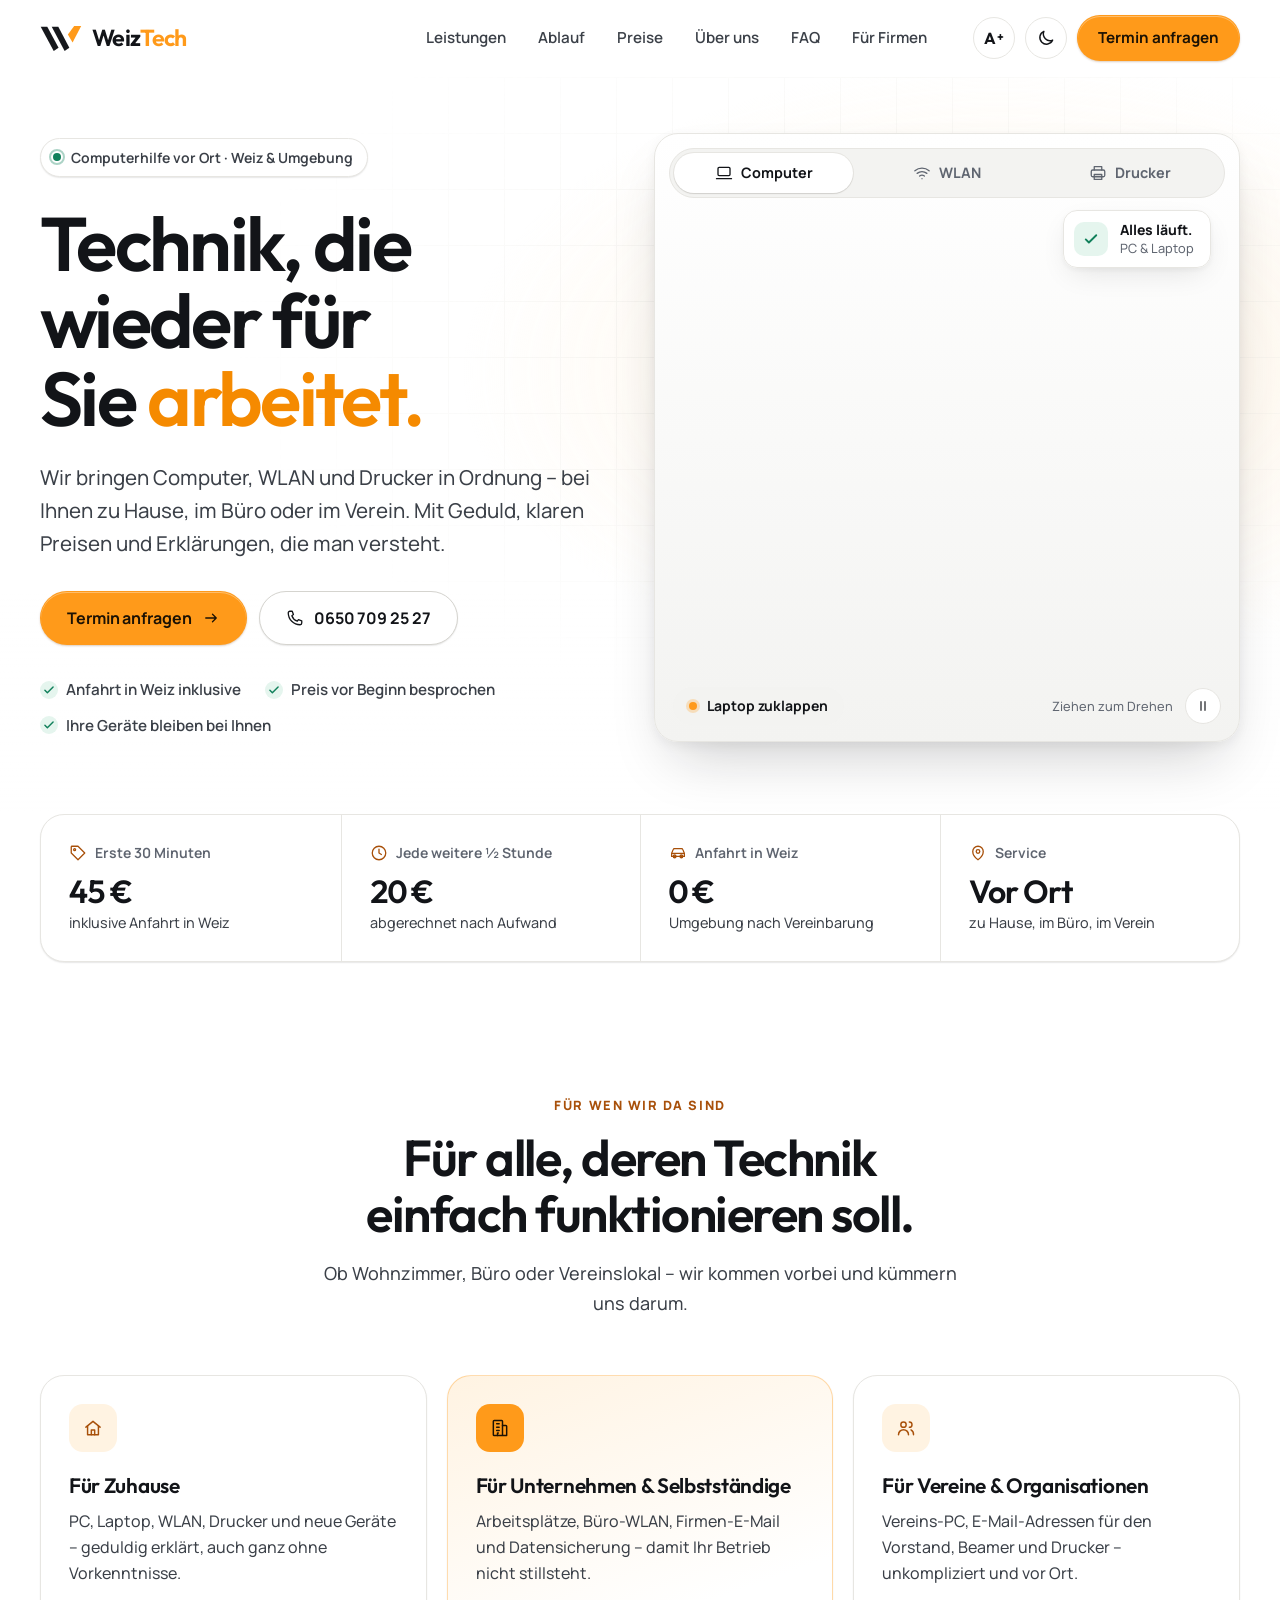
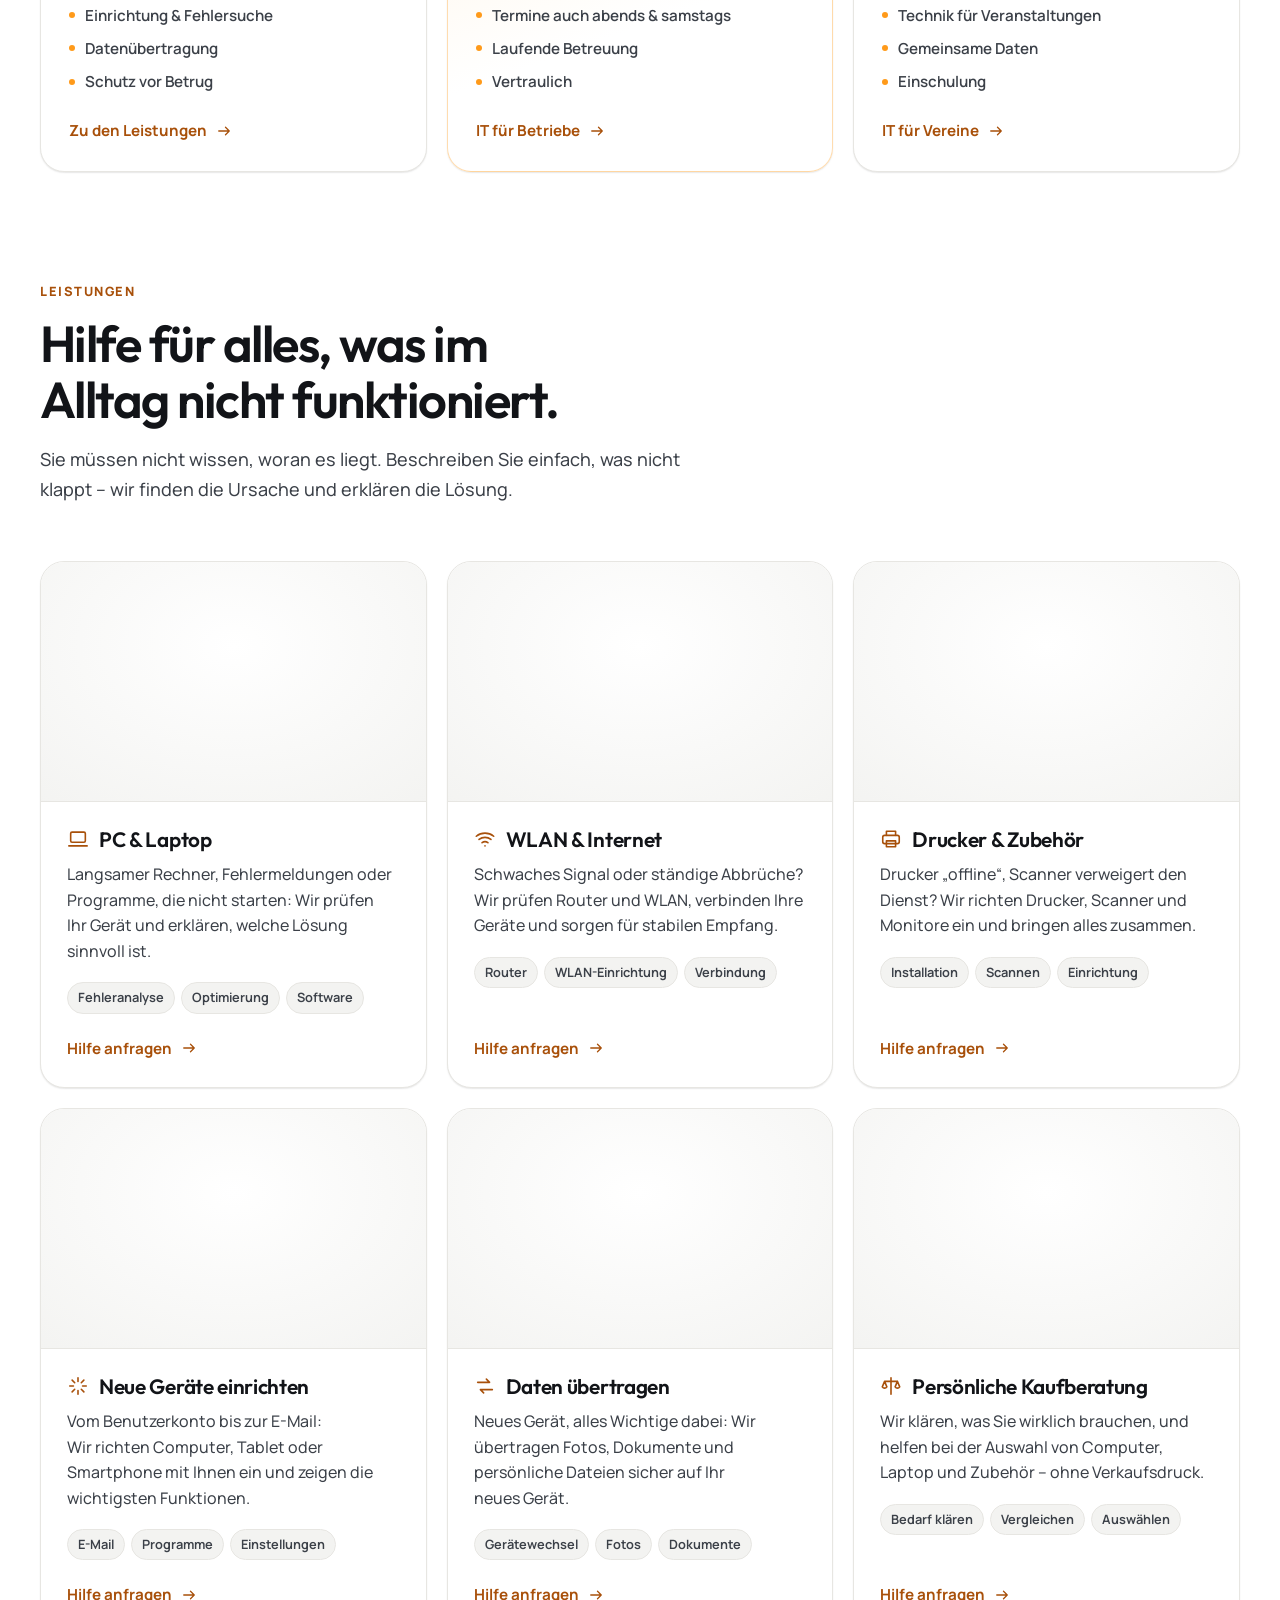
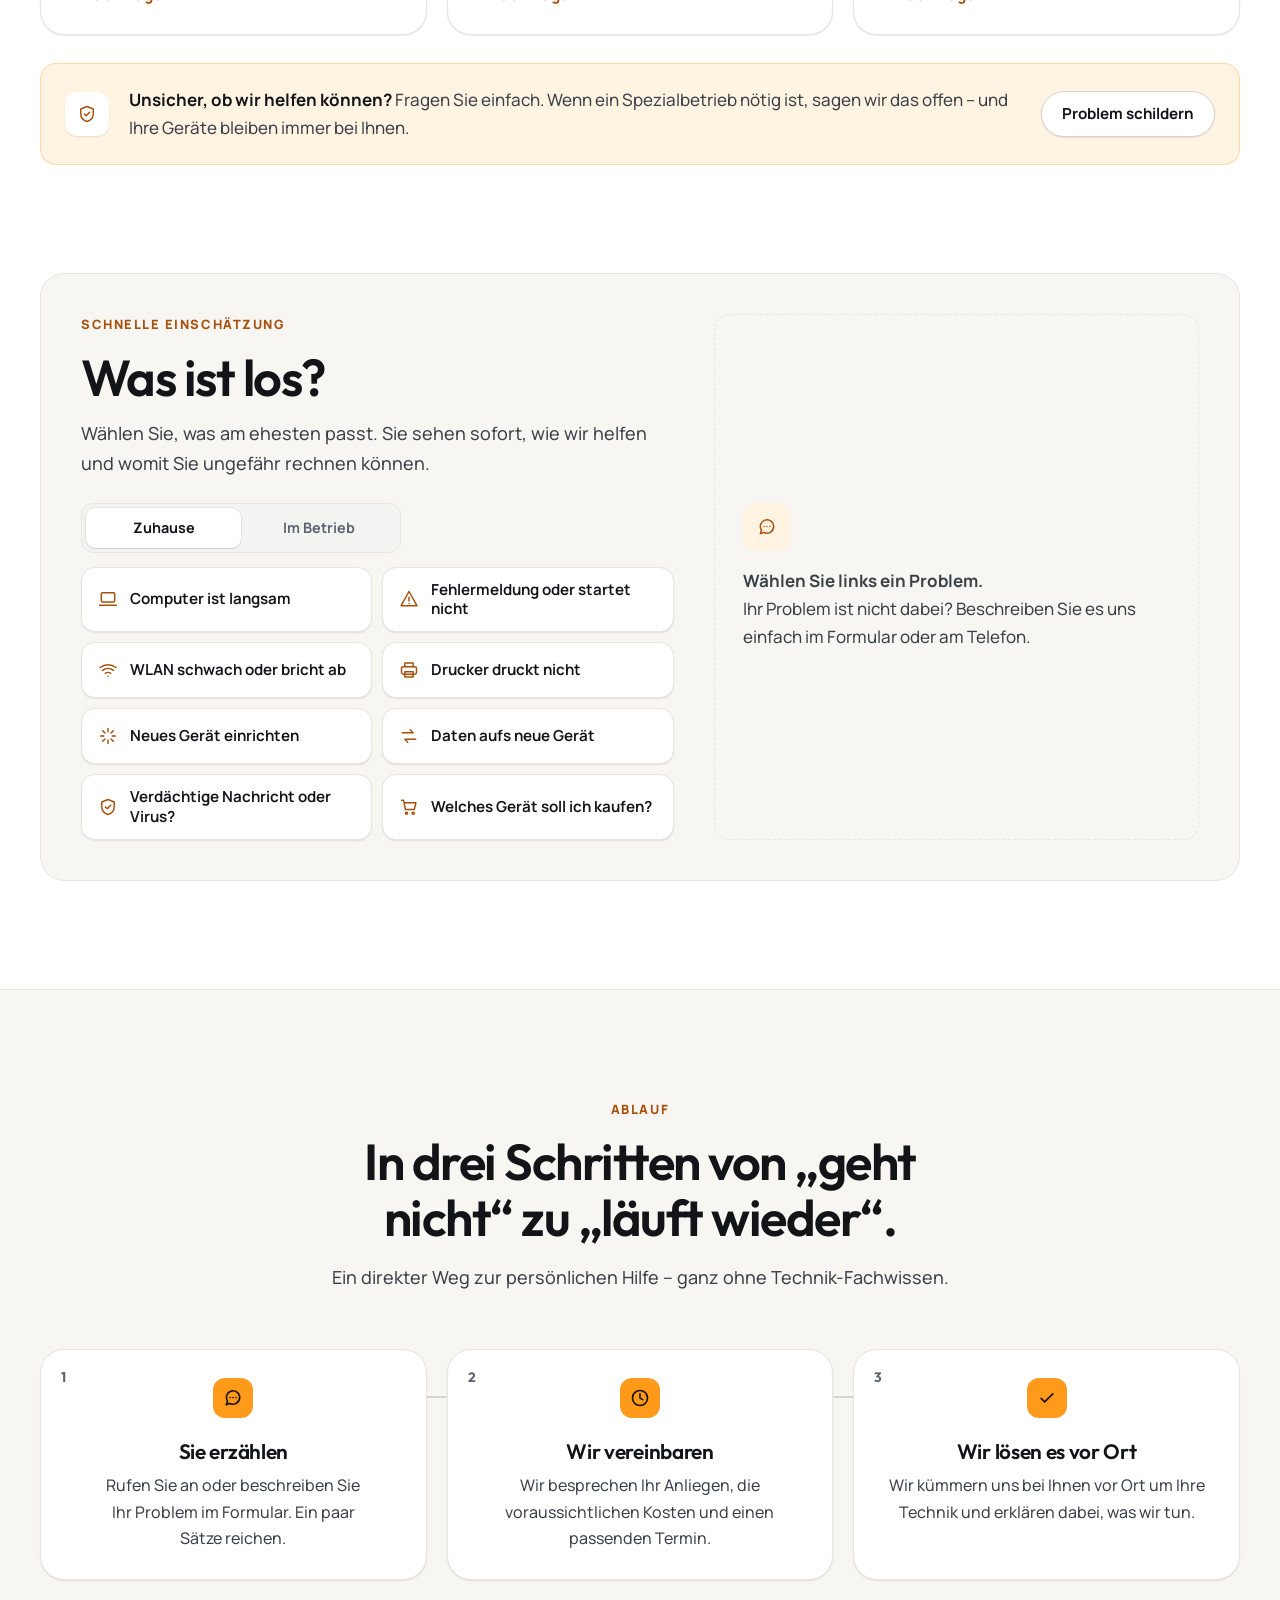
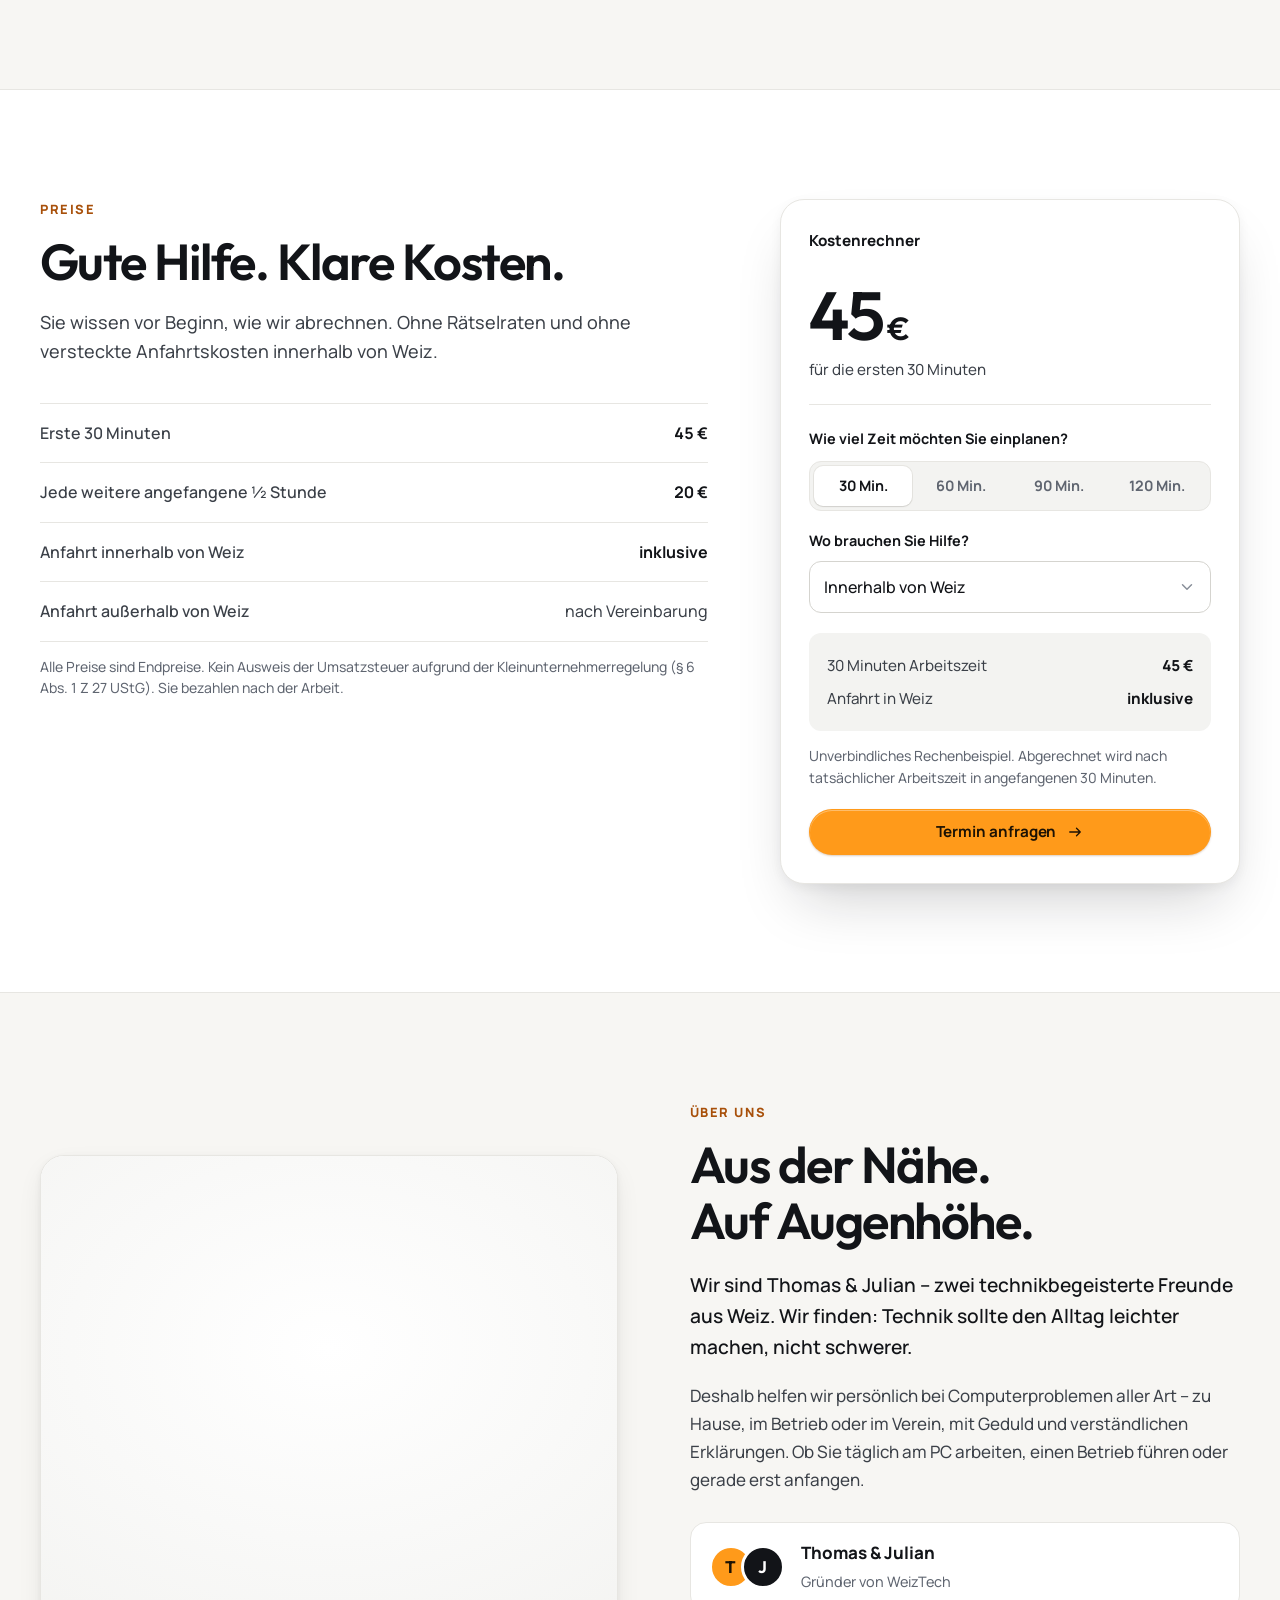
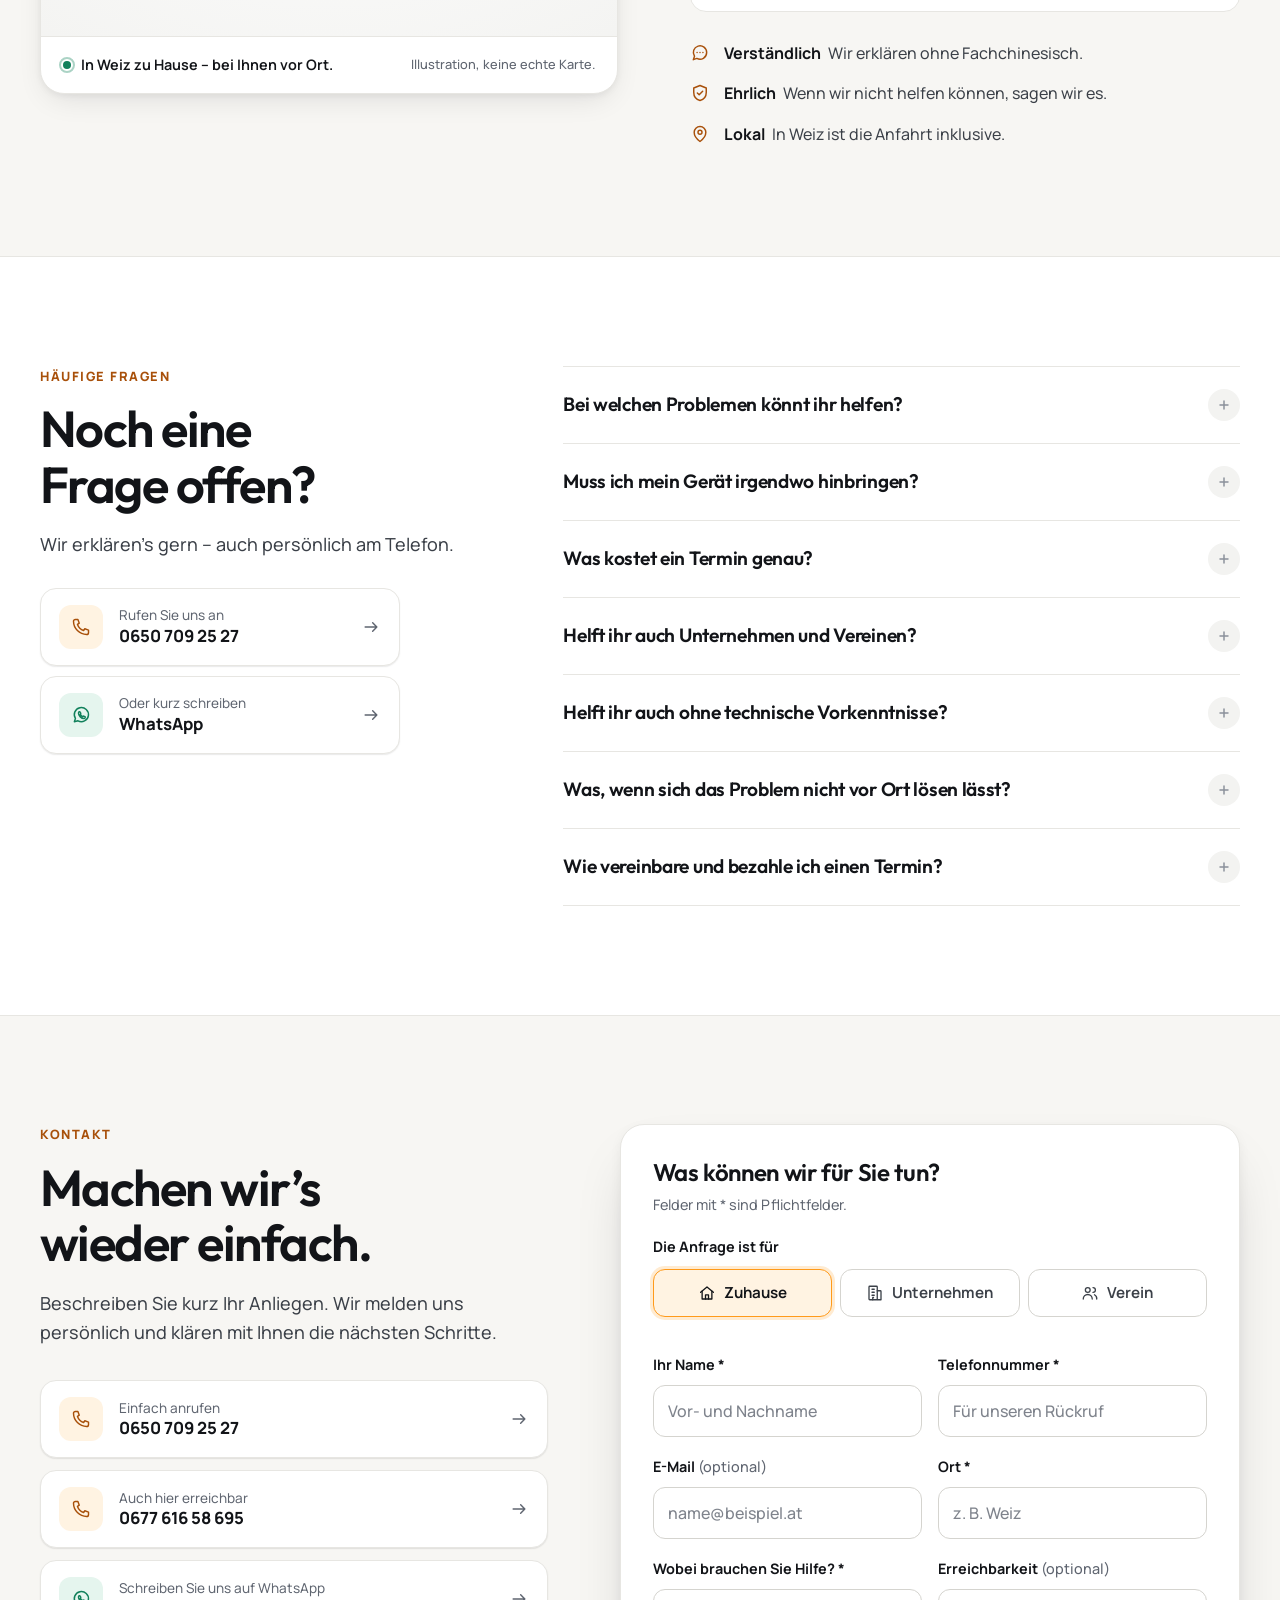
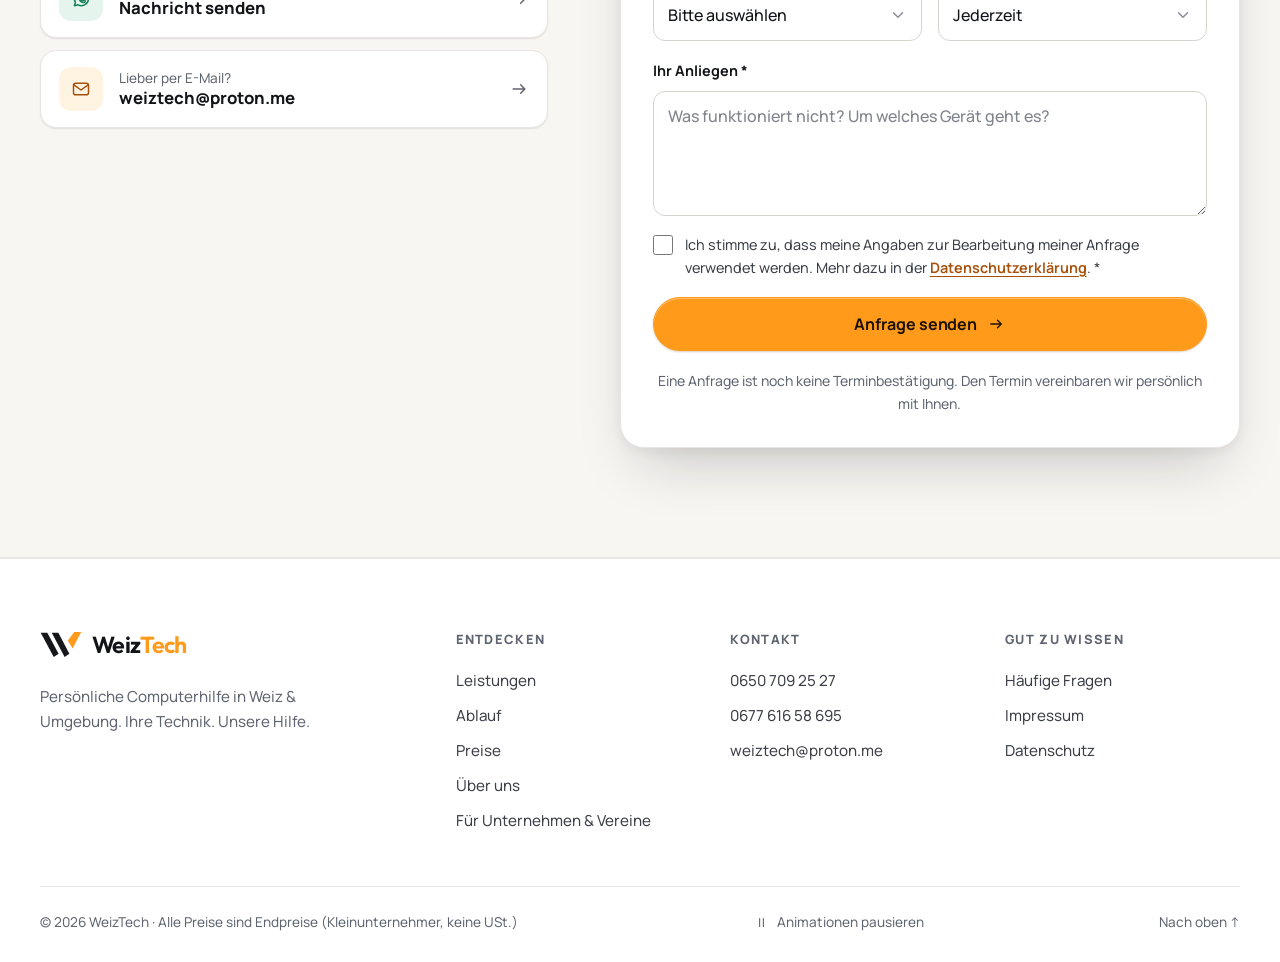
<file: index.html>
<!doctype html>
<html lang="de-AT">
<head>
 <meta charset="utf-8">
 <meta name="viewport" content="width=device-width, initial-scale=1, viewport-fit=cover">
 <script>try{var t=localStorage.getItem('weiztech-theme');if(t==='dark'||t==='light')document.documentElement.dataset.theme=t;if(localStorage.getItem('weiztech-text')==='large')document.documentElement.dataset.text='large';}catch(e){}</script>
 <meta name="theme-color" content="#ffffff">
 <script src="config.js?v=13.0"></script>
 <script>try{var p=(window.WEIZTECH_CONFIG||{}).promo;if(!p||!(Date.now()<Date.parse(p.ends)))document.documentElement.classList.add('promo-ended');}catch(e){}</script>
 <meta name="description" content="Persönliche Computerhilfe in Weiz und Umgebung – für Zuhause, Unternehmen und Vereine: PC, Laptop, WLAN, Drucker, Büro-IT. Klare Preise, Anfahrt in Weiz inklusive.">
 <title>WeizTech – Computerhilfe, die zu Ihnen kommt</title>
 <meta name="view-transition" content="same-origin">
 <link rel="canonical" href="https://weiztech.store/">
 <meta property="og:type" content="website"><meta property="og:locale" content="de_AT"><meta property="og:title" content="WeizTech – Computerhilfe, die zu Ihnen kommt"><meta property="og:description" content="PC, WLAN oder Drucker? Persönliche IT-Hilfe direkt bei Ihnen in Weiz und Umgebung."><meta property="og:url" content="https://weiztech.store/"><meta property="og:image" content="https://weiztech.store/assets/og-image.png"><meta property="og:image:width" content="1200"><meta property="og:image:height" content="630"><meta property="og:image:alt" content="WeizTech – Computerhilfe, die zu Ihnen kommt. PC, Laptop, WLAN und Drucker in Weiz und Umgebung."><meta property="og:site_name" content="WeizTech">
 <meta name="twitter:card" content="summary_large_image">
 <link rel="icon" href="assets/favicon.svg" type="image/svg+xml"><link rel="alternate icon" href="assets/favicon-symbol.png" type="image/png">
 <link rel="preload" href="assets/fonts/manrope.woff2" as="font" type="font/woff2" crossorigin>
 <link rel="preload" href="assets/fonts/outfit.woff2" as="font" type="font/woff2" crossorigin>
 <link rel="stylesheet" href="styles.css?v=7.0">
 <script src="motion.js?v=7.0" defer></script><script src="script.js?v=7.0" defer></script><script type="module" src="scene.js?v=7.0"></script>
 <script type="application/ld+json">{"@context": "https://schema.org", "@type": "LocalBusiness", "name": "WeizTech", "url": "https://weiztech.store", "image": "https://weiztech.store/assets/og-image.png", "logo": "https://weiztech.store/assets/favicon-symbol.png", "telephone": "+436507092527", "email": "weiztech@proton.me", "areaServed": {"@type": "City", "name": "Weiz"}, "priceRange": "€", "description": "Persönliche Computerhilfe und IT-Service vor Ort in Weiz und Umgebung."}</script>
</head>
<body>
 <svg width="0" height="0" style="position:absolute" aria-hidden="true">
  <defs>
   <symbol id="logo-mark" viewBox="0 0 312 196"><path class="mark-ink" d="M5 10h49l84 156-36 24z"/><path class="mark-ink" d="M87 10h49l82 156-35 24z"/><path class="mark-accent" d="M207 68 254 5h52l-64 122z"/></symbol>
   <symbol id="i-arrow" viewBox="0 0 24 24"><path d="M5 12h14m-5-5 5 5-5 5"/></symbol>
   <symbol id="i-arrow-down" viewBox="0 0 24 24"><path d="M12 5v14m-5-5 5 5 5-5"/></symbol>
   <symbol id="i-check" viewBox="0 0 24 24"><path d="m5 12.5 4.2 4.2L19 7"/></symbol>
   <symbol id="i-phone" viewBox="0 0 24 24"><path d="M5.2 3h3.1l1.6 4.4-2.1 1.5a12 12 0 0 0 7.3 7.3l1.5-2.1 4.4 1.6v3.1A2.2 2.2 0 0 1 18.8 21 16 16 0 0 1 3 5.2 2.2 2.2 0 0 1 5.2 3Z"/></symbol>
   <symbol id="i-whatsapp" viewBox="0 0 24 24"><path d="M4 20l1.3-3.9A8.5 8.5 0 1 1 8.4 19L4 20Z"/><path d="M9.2 8.6c.2-.5.5-.6.8-.6h.5c.2 0 .4.1.5.4l.7 1.6c.1.3 0 .5-.1.7l-.5.6c.6 1.2 1.6 2.1 2.8 2.7l.6-.6c.2-.2.5-.2.7-.1l1.6.8c.3.1.4.4.3.7l-.2.6c-.2.5-.8.9-1.4.9-3 0-6.6-3.4-6.5-6.4 0-.4.1-.9.2-1.3Z"/></symbol>
   <symbol id="i-mail" viewBox="0 0 24 24"><rect x="3" y="5" width="18" height="14" rx="2.5"/><path d="m3.5 7 8.5 6.2L20.5 7"/></symbol>
   <symbol id="i-pin" viewBox="0 0 24 24"><path d="M19 10c0 6-7 11-7 11S5 16 5 10a7 7 0 0 1 14 0Z"/><circle cx="12" cy="10" r="2.4"/></symbol>
   <symbol id="i-chat" viewBox="0 0 24 24"><path d="M20 11.5a8 8 0 0 1-11.8 7L4 20l1.4-4.1A8 8 0 1 1 20 11.5Z"/><path d="M8.5 11.5h.01M12 11.5h.01M15.5 11.5h.01"/></symbol>
   <symbol id="i-tag" viewBox="0 0 24 24"><path d="M3 12V4a1 1 0 0 1 1-1h8l9 9-9 9-9-9Z"/><circle cx="7.5" cy="7.5" r="1.3"/></symbol>
   <symbol id="i-shield" viewBox="0 0 24 24"><path d="M12 3 4.5 6v5.5c0 4.6 3.2 8.4 7.5 9.5 4.3-1.1 7.5-4.9 7.5-9.5V6L12 3Z"/><path d="m8.8 12 2.2 2.2 4.2-4.4"/></symbol>
   <symbol id="i-clock" viewBox="0 0 24 24"><circle cx="12" cy="12" r="9"/><path d="M12 7v5l3.2 2"/></symbol>
   <symbol id="i-car" viewBox="0 0 24 24"><path d="M5 16.5h14M3.5 16.5v-4l2-5a2 2 0 0 1 1.9-1.3h9.2a2 2 0 0 1 1.9 1.3l2 5v4"/><path d="M3.5 12.5h17"/><circle cx="7.5" cy="16.5" r="1.8"/><circle cx="16.5" cy="16.5" r="1.8"/></symbol>
   <symbol id="i-laptop" viewBox="0 0 24 24"><rect x="4" y="4.5" width="16" height="11" rx="1.5"/><path d="M2 19.5h20"/></symbol>
   <symbol id="i-wifi" viewBox="0 0 24 24"><path d="M2.5 9a15 15 0 0 1 19 0M5.5 12.5a10.5 10.5 0 0 1 13 0M8.8 16a5.5 5.5 0 0 1 6.4 0"/><path d="M12 19.5h.01"/></symbol>
   <symbol id="i-printer" viewBox="0 0 24 24"><path d="M7 8V3.5h10V8"/><rect x="3" y="8" width="18" height="9" rx="2"/><path d="M7 14h10v6.5H7z"/></symbol>
   <symbol id="i-spark" viewBox="0 0 24 24"><path d="M12 3v4M12 17v4M3 12h4M17 12h4M5.6 5.6l2.8 2.8M15.6 15.6l2.8 2.8M5.6 18.4l2.8-2.8M15.6 8.4l2.8-2.8"/></symbol>
   <symbol id="i-transfer" viewBox="0 0 24 24"><path d="M4 8h13l-3.5-3.5M20 16H7l3.5 3.5"/></symbol>
   <symbol id="i-compare" viewBox="0 0 24 24"><path d="M12 3v18M5 7h14M5 7l-2.5 6a3 3 0 0 0 5 0L5 7Zm14 0-2.5 6a3 3 0 0 0 5 0L19 7Z"/></symbol>
   <symbol id="i-alert" viewBox="0 0 24 24"><path d="M12 3 2.5 20h19L12 3Z"/><path d="M12 10v4.5M12 17.5h.01"/></symbol>
   <symbol id="i-cart" viewBox="0 0 24 24"><path d="M3 4h2.5l2.2 11h10.6l2-8H6.3"/><circle cx="9" cy="19.5" r="1.3"/><circle cx="17" cy="19.5" r="1.3"/></symbol>
   <symbol id="i-home" viewBox="0 0 24 24"><path d="M3.5 11 12 4l8.5 7"/><path d="M5.5 9.5V20h13V9.5"/><path d="M10 20v-5.5h4V20"/></symbol>
   <symbol id="i-building" viewBox="0 0 24 24"><rect x="4" y="3" width="11" height="18" rx="1"/><path d="M15 9h4a1 1 0 0 1 1 1v11h-5M8 7h3M8 11h3M8 15h3M9 21v-3h1"/></symbol>
   <symbol id="i-users" viewBox="0 0 24 24"><circle cx="9" cy="8" r="3.2"/><path d="M3 20a6 6 0 0 1 12 0"/><path d="M16 4.8a3.2 3.2 0 0 1 0 6.4M18 14.3A6 6 0 0 1 21 20"/></symbol>
   <symbol id="i-database" viewBox="0 0 24 24"><ellipse cx="12" cy="5.5" rx="7.5" ry="2.8"/><path d="M4.5 5.5v13c0 1.5 3.4 2.8 7.5 2.8s7.5-1.3 7.5-2.8v-13M4.5 12c0 1.5 3.4 2.8 7.5 2.8s7.5-1.3 7.5-2.8"/></symbol>
   <symbol id="i-lock" viewBox="0 0 24 24"><rect x="4.5" y="10.5" width="15" height="10" rx="2"/><path d="M8 10.5V7.5a4 4 0 0 1 8 0v3M12 14.5v2.5"/></symbol>
   <symbol id="i-calendar" viewBox="0 0 24 24"><rect x="3.5" y="5" width="17" height="15.5" rx="2"/><path d="M3.5 10h17M8 3v4M16 3v4"/></symbol>
   <symbol id="i-doc" viewBox="0 0 24 24"><path d="M6 3h8l4 4v14H6z"/><path d="M14 3v4h4M9 12h6M9 16h6"/></symbol>
   <symbol id="i-network" viewBox="0 0 24 24"><rect x="9" y="3" width="6" height="5" rx="1"/><rect x="3" y="16" width="6" height="5" rx="1"/><rect x="15" y="16" width="6" height="5" rx="1"/><path d="M12 8v4M6 16v-2h12v2"/></symbol>
   <symbol id="i-sun" viewBox="0 0 24 24"><circle cx="12" cy="12" r="4"/><path d="M12 2.5v2M12 19.5v2M4.6 4.6 6 6M18 18l1.4 1.4M2.5 12h2M19.5 12h2M4.6 19.4 6 18M18 6l1.4-1.4"/></symbol>
   <symbol id="i-moon" viewBox="0 0 24 24"><path d="M20 14.5A8 8 0 0 1 9.5 4a8 8 0 1 0 10.5 10.5Z"/></symbol>
   <symbol id="i-pause" viewBox="0 0 24 24"><path d="M9 5.5v13M15 5.5v13"/></symbol>
   <symbol id="i-play" viewBox="0 0 24 24"><path d="M7.5 5v14l11-7-11-7Z"/></symbol>
  </defs>
 </svg>

 <a class="skip-link" href="#main">Zum Inhalt springen</a>

 <div class="announcement" data-promo>
  <div class="container announcement-inner">
   <p><span class="pill pill-brand">Herbst-Aktion bis 30. November</span> <span>Die ersten 30 Minuten um <strong>35 € statt 45 €</strong><span class="hide-sm">, Anfahrt in Weiz inklusive</span><span class="show-sm"> – bis 30.11.</span></span></p>
   <a href="#preise">Zur Aktion <svg class="icon" aria-hidden="true"><use href="#i-arrow"/></svg></a>
  </div>
 </div>

 <header class="site-header" id="top">
  <div class="container header-inner">
   <a class="brand" href="#top" aria-label="WeizTech – zur Startseite">
    <svg class="brand-mark" aria-hidden="true"><use href="#logo-mark"/></svg>
    <span class="brand-word" aria-hidden="true">Weiz<span>Tech</span></span>
   </a>
   <nav id="main-nav" class="main-nav" aria-label="Hauptnavigation">
    <a href="#leistungen">Leistungen</a>
    <a href="#ablauf">Ablauf</a>
    <a href="#preise">Preise</a>
    <a href="#ueber-uns">Über uns</a>
    <a href="#faq">FAQ</a>
    <a href="unternehmen.html">Für Firmen</a>
    <a class="button button-primary nav-cta" href="#kontakt">Termin anfragen</a>
   </nav>
   <div class="header-actions">
    <button class="icon-button text-toggle" type="button" id="text-toggle" aria-pressed="false" aria-label="Größere Schrift aktivieren" title="Schriftgröße">
     <span class="text-toggle-glyph" aria-hidden="true">A<span>+</span></span>
    </button>
    <button class="icon-button theme-toggle" type="button" id="theme-toggle" aria-label="Dunkles Design aktivieren" aria-pressed="false">
     <svg class="icon icon-moon" aria-hidden="true"><use href="#i-moon"/></svg>
     <svg class="icon icon-sun" aria-hidden="true"><use href="#i-sun"/></svg>
    </button>
    <a class="button button-primary header-cta" href="#kontakt">Termin anfragen</a>
    <button class="icon-button menu-toggle" type="button" aria-controls="main-nav" aria-expanded="false" aria-label="Menü öffnen"><span></span><span></span></button>
   </div>
  </div>
 </header>

 <main id="main">
  <!-- Hero -->
  <section class="hero" id="start" aria-labelledby="hero-title">
   <div class="container hero-grid">
    <div class="hero-copy">
     <p class="chip"><span class="status-dot" aria-hidden="true"></span> Computerhilfe vor Ort · Weiz &amp; Umgebung</p>
     <h1 id="hero-title">Technik, die wieder für Sie <em>arbeitet.</em></h1>
     <p class="lead">Wir bringen Computer, WLAN und Drucker in Ordnung – bei Ihnen zu Hause, im Büro oder im Verein. Mit Geduld, klaren Preisen und Erklärungen, die man versteht.</p>
     <div class="hero-actions">
      <a class="button button-primary button-lg" href="#kontakt">Termin anfragen <svg class="icon" aria-hidden="true"><use href="#i-arrow"/></svg></a>
      <a class="button button-secondary button-lg" href="tel:+436507092527"><svg class="icon" aria-hidden="true"><use href="#i-phone"/></svg> 0650 709 25 27</a>
     </div>
     <ul class="hero-points" aria-label="Unsere Versprechen">
      <li><svg class="icon" aria-hidden="true"><use href="#i-check"/></svg> Anfahrt in Weiz inklusive</li>
      <li><svg class="icon" aria-hidden="true"><use href="#i-check"/></svg> Preis vor Beginn besprochen</li>
      <li><svg class="icon" aria-hidden="true"><use href="#i-check"/></svg> Ihre Geräte bleiben bei Ihnen</li>
     </ul>
    </div>

    <div class="hero-visual">
     <div class="stage-card">
      <div class="stage-tabs" role="group" aria-label="3D-Gerät auswählen">
       <button type="button" data-scene="laptop" aria-pressed="true"><svg class="icon" aria-hidden="true"><use href="#i-laptop"/></svg><span>Computer</span></button>
       <button type="button" data-scene="router" aria-pressed="false"><svg class="icon" aria-hidden="true"><use href="#i-wifi"/></svg><span>WLAN</span></button>
       <button type="button" data-scene="printer" aria-pressed="false"><svg class="icon" aria-hidden="true"><use href="#i-printer"/></svg><span>Drucker</span></button>
       <span class="stage-tabs-indicator" aria-hidden="true"></span>
      </div>
      <div class="scene-stage scene-slot" data-render="hero" id="scene-stage" role="img" aria-label="Interaktive 3D-Ansicht: Laptop">
       <div class="scene-fallback" aria-hidden="true">
        <svg viewBox="0 0 312 196"><use href="#logo-mark"/></svg>
       </div>
      </div>
      <div class="status-card" aria-hidden="true">
       <span class="status-icon"><svg class="icon"><use href="#i-check"/></svg></span>
       <span><strong id="status-title">Alles läuft.</strong><small id="status-sub">PC &amp; Laptop</small></span>
      </div>
      <div class="stage-footer">
       <button class="button button-ghost button-sm" id="device-action" type="button"><span class="action-dot" aria-hidden="true"></span><span id="device-action-label">Laptop zuklappen</span></button>
       <span class="device-feedback" id="device-feedback" role="status" aria-live="polite"></span>
       <span class="scene-hint" id="scene-hint">Ziehen zum Drehen</span>
       <button class="icon-button icon-button-sm motion-toggle" type="button" id="motion-toggle" aria-pressed="false" aria-label="Animationen pausieren">
        <svg class="icon icon-pause" aria-hidden="true"><use href="#i-pause"/></svg><svg class="icon icon-play" aria-hidden="true"><use href="#i-play"/></svg>
       </button>
      </div>
     </div>
    </div>
   </div>
  </section>

  <!-- Overview -->
  <section class="overview" aria-labelledby="overview-title">
   <div class="container">
    <h2 class="visually-hidden" id="overview-title">Auf einen Blick</h2>
    <dl class="overview-grid">
     <div class="overview-item">
      <dt><svg class="icon" aria-hidden="true"><use href="#i-tag"/></svg> Erste 30 Minuten</dt>
      <dd data-promo><strong class="figure">35 €</strong> <span>statt 45 € – Aktion bis 30. November</span></dd>
      <dd data-regular><strong class="figure">45 €</strong> <span>inklusive Anfahrt in Weiz</span></dd>
     </div>
     <div class="overview-item">
      <dt><svg class="icon" aria-hidden="true"><use href="#i-clock"/></svg> Jede weitere ½ Stunde</dt>
      <dd><strong class="figure">20 €</strong> <span>abgerechnet nach Aufwand</span></dd>
     </div>
     <div class="overview-item">
      <dt><svg class="icon" aria-hidden="true"><use href="#i-car"/></svg> Anfahrt in Weiz</dt>
      <dd><strong class="figure">0 €</strong> <span>Umgebung nach Vereinbarung</span></dd>
     </div>
     <div class="overview-item">
      <dt><svg class="icon" aria-hidden="true"><use href="#i-pin"/></svg> Service</dt>
      <dd><strong class="figure">Vor Ort</strong> <span>zu Hause, im Büro, im Verein</span></dd>
     </div>
    </dl>
   </div>
  </section>

  <!-- Audiences -->
  <section class="section audiences" aria-labelledby="audience-title">
   <div class="container">
    <header class="section-head section-head-center">
     <p class="eyebrow">Für wen wir da sind</p>
     <h2 id="audience-title">Für alle, deren Technik einfach funktionieren soll.</h2>
     <p class="section-lead">Ob Wohnzimmer, Büro oder Vereinslokal – wir kommen vorbei und kümmern uns darum.</p>
    </header>
    <div class="audience-grid">
     <a class="audience-card" href="#leistungen">
      <span class="audience-icon"><svg class="icon" aria-hidden="true"><use href="#i-home"/></svg></span>
      <h3>Für Zuhause</h3>
      <p>PC, Laptop, WLAN, Drucker und neue Geräte – geduldig erklärt, auch ganz ohne Vorkenntnisse.</p>
      <ul><li>Einrichtung &amp; Fehlersuche</li><li>Datenübertragung</li><li>Schutz vor Betrug</li></ul>
      <span class="text-link">Zu den Leistungen <svg class="icon" aria-hidden="true"><use href="#i-arrow"/></svg></span>
     </a>
     <a class="audience-card audience-card-featured" href="unternehmen.html">
      <span class="audience-icon"><svg class="icon" aria-hidden="true"><use href="#i-building"/></svg></span>
      <h3>Für Unternehmen &amp; Selbstständige</h3>
      <p>Arbeitsplätze, Büro-WLAN, Firmen-E-Mail und Datensicherung – damit Ihr Betrieb nicht stillsteht.</p>
      <ul><li>Termine auch abends &amp; samstags</li><li>Laufende Betreuung</li><li>Vertraulich</li></ul>
      <span class="text-link">IT für Betriebe <svg class="icon" aria-hidden="true"><use href="#i-arrow"/></svg></span>
     </a>
     <a class="audience-card" href="unternehmen.html#vereine">
      <span class="audience-icon"><svg class="icon" aria-hidden="true"><use href="#i-users"/></svg></span>
      <h3>Für Vereine &amp; Organisationen</h3>
      <p>Vereins-PC, E-Mail-Adressen für den Vorstand, Beamer und Drucker – unkompliziert und vor Ort.</p>
      <ul><li>Technik für Veranstaltungen</li><li>Gemeinsame Daten</li><li>Einschulung</li></ul>
      <span class="text-link">IT für Vereine <svg class="icon" aria-hidden="true"><use href="#i-arrow"/></svg></span>
     </a>
    </div>
   </div>
  </section>

  <!-- Services -->
  <section class="section" id="leistungen" aria-labelledby="services-title">
   <div class="container">
    <header class="section-head">
     <p class="eyebrow">Leistungen</p>
     <h2 id="services-title">Hilfe für alles, was im Alltag nicht funktioniert.</h2>
     <p class="section-lead">Sie müssen nicht wissen, woran es liegt. Beschreiben Sie einfach, was nicht klappt – wir finden die Ursache und erklären die Lösung.</p>
    </header>

    <div class="services-grid">
     <article class="service-card">
      <div class="service-art scene-slot" data-render="laptop" aria-hidden="true"><svg class="art-fallback icon" aria-hidden="true"><use href="#i-laptop"/></svg></div>
      <div class="service-body">
       <h3><svg class="icon" aria-hidden="true"><use href="#i-laptop"/></svg> PC &amp; Laptop</h3>
       <p>Langsamer Rechner, Fehlermeldungen oder Programme, die nicht starten: Wir prüfen Ihr Gerät und erklären, welche Lösung sinnvoll ist.</p>
       <ul class="tags"><li>Fehleranalyse</li><li>Optimierung</li><li>Software</li></ul>
       <a href="#kontakt" class="text-link" data-topic="PC oder Laptop">Hilfe anfragen <svg class="icon" aria-hidden="true"><use href="#i-arrow"/></svg></a>
      </div>
     </article>
     <article class="service-card">
      <div class="service-art scene-slot" data-render="router" aria-hidden="true"><svg class="art-fallback icon" aria-hidden="true"><use href="#i-wifi"/></svg></div>
      <div class="service-body">
       <h3><svg class="icon" aria-hidden="true"><use href="#i-wifi"/></svg> WLAN &amp; Internet</h3>
       <p>Schwaches Signal oder ständige Abbrüche? Wir prüfen Router und WLAN, verbinden Ihre Geräte und sorgen für stabilen Empfang.</p>
       <ul class="tags"><li>Router</li><li>WLAN-Einrichtung</li><li>Verbindung</li></ul>
       <a href="#kontakt" class="text-link" data-topic="WLAN oder Internet">Hilfe anfragen <svg class="icon" aria-hidden="true"><use href="#i-arrow"/></svg></a>
      </div>
     </article>
     <article class="service-card">
      <div class="service-art scene-slot" data-render="printer" aria-hidden="true"><svg class="art-fallback icon" aria-hidden="true"><use href="#i-printer"/></svg></div>
      <div class="service-body">
       <h3><svg class="icon" aria-hidden="true"><use href="#i-printer"/></svg> Drucker &amp; Zubehör</h3>
       <p>Drucker „offline“, Scanner verweigert den Dienst? Wir richten Drucker, Scanner und Monitore ein und bringen alles zusammen.</p>
       <ul class="tags"><li>Installation</li><li>Scannen</li><li>Einrichtung</li></ul>
       <a href="#kontakt" class="text-link" data-topic="Drucker oder Zubehör">Hilfe anfragen <svg class="icon" aria-hidden="true"><use href="#i-arrow"/></svg></a>
      </div>
     </article>
     <article class="service-card">
      <div class="service-art scene-slot" data-render="setup" aria-hidden="true"><svg class="art-fallback icon" aria-hidden="true"><use href="#i-spark"/></svg></div>
      <div class="service-body">
       <h3><svg class="icon" aria-hidden="true"><use href="#i-spark"/></svg> Neue Geräte einrichten</h3>
       <p>Vom Benutzerkonto bis zur E-Mail: Wir richten Computer, Tablet oder Smartphone mit Ihnen ein und zeigen die wichtigsten Funktionen.</p>
       <ul class="tags"><li>E-Mail</li><li>Programme</li><li>Einstellungen</li></ul>
       <a href="#kontakt" class="text-link" data-topic="Einrichtung">Hilfe anfragen <svg class="icon" aria-hidden="true"><use href="#i-arrow"/></svg></a>
      </div>
     </article>
     <article class="service-card">
      <div class="service-art scene-slot" data-render="transfer" aria-hidden="true"><svg class="art-fallback icon" aria-hidden="true"><use href="#i-transfer"/></svg></div>
      <div class="service-body">
       <h3><svg class="icon" aria-hidden="true"><use href="#i-transfer"/></svg> Daten übertragen</h3>
       <p>Neues Gerät, alles Wichtige dabei: Wir übertragen Fotos, Dokumente und persönliche Dateien sicher auf Ihr neues Gerät.</p>
       <ul class="tags"><li>Gerätewechsel</li><li>Fotos</li><li>Dokumente</li></ul>
       <a href="#kontakt" class="text-link" data-topic="Datenübertragung">Hilfe anfragen <svg class="icon" aria-hidden="true"><use href="#i-arrow"/></svg></a>
      </div>
     </article>
     <article class="service-card">
      <div class="service-art scene-slot" data-render="consult" aria-hidden="true"><svg class="art-fallback icon" aria-hidden="true"><use href="#i-compare"/></svg></div>
      <div class="service-body">
       <h3><svg class="icon" aria-hidden="true"><use href="#i-compare"/></svg> Persönliche Kaufberatung</h3>
       <p>Wir klären, was Sie wirklich brauchen, und helfen bei der Auswahl von Computer, Laptop und Zubehör – ohne Verkaufsdruck.</p>
       <ul class="tags"><li>Bedarf klären</li><li>Vergleichen</li><li>Auswählen</li></ul>
       <a href="#kontakt" class="text-link" data-topic="Kaufberatung">Hilfe anfragen <svg class="icon" aria-hidden="true"><use href="#i-arrow"/></svg></a>
      </div>
     </article>
    </div>

    <aside class="callout">
     <span class="callout-icon"><svg class="icon" aria-hidden="true"><use href="#i-shield"/></svg></span>
     <p><strong>Unsicher, ob wir helfen können?</strong> Fragen Sie einfach. Wenn ein Spezialbetrieb nötig ist, sagen wir das offen – und Ihre Geräte bleiben immer bei Ihnen.</p>
     <a href="#kontakt" class="button button-secondary">Problem schildern</a>
    </aside>
   </div>
  </section>

  <!-- Problem helper -->
  <section class="section section-compact" id="hilfe-finder" aria-labelledby="finder-title">
   <div class="container">
    <div class="finder">
     <div class="finder-intro">
      <p class="eyebrow">Schnelle Einschätzung</p>
      <h2 id="finder-title">Was ist los?</h2>
      <p class="section-lead">Wählen Sie, was am ehesten passt. Sie sehen sofort, wie wir helfen und womit Sie ungefähr rechnen können.</p>
      <div class="segmented finder-mode" role="group" aria-label="Wo brauchen Sie Hilfe?">
       <span class="segmented-indicator" aria-hidden="true"></span>
       <button type="button" data-finder-mode="home" aria-pressed="true">Zuhause</button>
       <button type="button" data-finder-mode="business" aria-pressed="false">Im Betrieb</button>
      </div>
      <div class="finder-options" role="group" aria-label="Problem auswählen" id="finder-options"></div>
     </div>
     <div class="finder-result" id="finder-result" aria-live="polite">
      <div class="finder-empty">
       <span class="finder-empty-icon"><svg class="icon" aria-hidden="true"><use href="#i-chat"/></svg></span>
       <p><strong>Wählen Sie links ein Problem.</strong><br>Ihr Problem ist nicht dabei? Beschreiben Sie es uns einfach im Formular oder am Telefon.</p>
      </div>
     </div>
    </div>
   </div>
  </section>

  <!-- Process -->
  <section class="section section-tint" id="ablauf" aria-labelledby="process-title">
   <div class="container">
    <header class="section-head section-head-center">
     <p class="eyebrow">Ablauf</p>
     <h2 id="process-title">In drei Schritten von „geht nicht“ zu „läuft wieder“.</h2>
     <p class="section-lead">Ein direkter Weg zur persönlichen Hilfe – ganz ohne Technik-Fachwissen.</p>
    </header>
    <ol class="steps">
     <li class="step">
      <span class="step-number" aria-hidden="true">1</span>
      <span class="step-icon"><svg class="icon" aria-hidden="true"><use href="#i-chat"/></svg></span>
      <h3>Sie erzählen</h3>
      <p>Rufen Sie an oder beschreiben Sie Ihr Problem im Formular. Ein paar Sätze reichen.</p>
     </li>
     <li class="step">
      <span class="step-number" aria-hidden="true">2</span>
      <span class="step-icon"><svg class="icon" aria-hidden="true"><use href="#i-clock"/></svg></span>
      <h3>Wir vereinbaren</h3>
      <p>Wir besprechen Ihr Anliegen, die voraussichtlichen Kosten und einen passenden Termin.</p>
     </li>
     <li class="step">
      <span class="step-number" aria-hidden="true">3</span>
      <span class="step-icon"><svg class="icon" aria-hidden="true"><use href="#i-check"/></svg></span>
      <h3>Wir lösen es vor Ort</h3>
      <p>Wir kümmern uns bei Ihnen vor Ort um Ihre Technik und erklären dabei, was wir tun.</p>
     </li>
    </ol>
   </div>
  </section>

  <!-- Pricing -->
  <section class="section" id="preise" aria-labelledby="pricing-title">
   <div class="container pricing-grid">
    <div class="pricing-copy">
     <p class="eyebrow">Preise</p>
     <h2 id="pricing-title">Gute Hilfe. Klare Kosten.</h2>
     <p class="section-lead">Sie wissen vor Beginn, wie wir abrechnen. Ohne Rätselraten und ohne versteckte Anfahrtskosten innerhalb von Weiz.</p>
     <table class="price-table">
      <caption class="visually-hidden">Preisübersicht</caption>
      <tbody>
       <tr><th scope="row">Erste 30 Minuten</th><td><span data-promo><s>45 €</s> <strong>35 €</strong></span><strong data-regular>45 €</strong></td></tr>
       <tr><th scope="row">Jede weitere angefangene ½ Stunde</th><td><strong>20 €</strong></td></tr>
       <tr><th scope="row">Anfahrt innerhalb von Weiz</th><td><strong>inklusive</strong></td></tr>
       <tr><th scope="row">Anfahrt außerhalb von Weiz</th><td>nach Vereinbarung</td></tr>
      </tbody>
     </table>
     <p class="fine-print">Alle Preise sind Endpreise. Kein Ausweis der Umsatzsteuer aufgrund der Kleinunternehmerregelung (§ 6 Abs. 1 Z 27 UStG). Sie bezahlen nach der Arbeit.</p>
    </div>

    <div class="price-card">
     <div class="price-card-head">
      <span class="price-card-title">Kostenrechner</span>
      <span class="pill pill-brand" data-promo>Herbst-Aktion bis 30.11.</span>
     </div>
     <div class="price-display">
      <span class="price-old" data-promo>45 €</span>
      <strong class="price-value"><span id="price-total">35</span><span class="currency"> €</span></strong>
      <p id="price-duration">für die ersten 30 Minuten</p>
     </div>
     <fieldset class="field-group">
      <legend id="duration-label">Wie viel Zeit möchten Sie einplanen?</legend>
      <div class="segmented" role="group" aria-labelledby="duration-label">
       <span class="segmented-indicator" aria-hidden="true"></span>
       <button type="button" data-duration="30" aria-pressed="true">30 Min.</button>
       <button type="button" data-duration="60" aria-pressed="false">60 Min.</button>
       <button type="button" data-duration="90" aria-pressed="false">90 Min.</button>
       <button type="button" data-duration="120" aria-pressed="false">120 Min.</button>
      </div>
     </fieldset>
     <label class="field" for="service-area">Wo brauchen Sie Hilfe?
      <select id="service-area"><option value="weiz">Innerhalb von Weiz</option><option value="outside">Außerhalb von Weiz</option></select>
     </label>
     <dl class="estimate" aria-live="polite" aria-atomic="true">
      <div><dt id="estimate-description">30 Minuten Arbeitszeit</dt><dd id="estimate-total">35 €</dd></div>
      <div><dt id="travel-description">Anfahrt in Weiz</dt><dd id="travel-total">inklusive</dd></div>
     </dl>
     <p class="fine-print" id="estimate-note">Unverbindliches Rechenbeispiel. Abgerechnet wird nach tatsächlicher Arbeitszeit in angefangenen 30 Minuten.</p>
     <a href="#kontakt" class="button button-primary button-block" id="estimate-cta">Termin anfragen <svg class="icon" aria-hidden="true"><use href="#i-arrow"/></svg></a>
    </div>
   </div>
  </section>

  <!-- About -->
  <section class="section section-tint" id="ueber-uns" aria-labelledby="about-title">
   <div class="container about-grid">
    <figure class="map-card">
     <div class="map-stage scene-slot" data-render="map" role="img" aria-label="Illustrative 3D-Miniatur einer Nachbarschaft mit dem Weg unseres Servicewagens">
      <div class="map-fallback" aria-hidden="true"><svg class="icon"><use href="#i-pin"/></svg> Weiz</div>
     </div>
     <figcaption><span class="status-dot" aria-hidden="true"></span> In Weiz zu Hause – bei Ihnen vor Ort. <span class="muted">Illustration, keine echte Karte.</span></figcaption>
    </figure>

    <div class="about-copy">
     <p class="eyebrow">Über uns</p>
     <h2 id="about-title">Aus der Nähe. Auf Augenhöhe.</h2>
     <p class="lead-sm">Wir sind Thomas &amp; Julian – zwei technikbegeisterte Freunde aus Weiz. Wir finden: Technik sollte den Alltag leichter machen, nicht schwerer.</p>
     <p>Deshalb helfen wir persönlich bei Computerproblemen aller Art – zu Hause, im Betrieb oder im Verein, mit Geduld und verständlichen Erklärungen. Ob Sie täglich am PC arbeiten, einen Betrieb führen oder gerade erst anfangen.</p>
     <div class="founders">
      <div class="avatars" aria-hidden="true"><span>T</span><span>J</span></div>
      <div><strong>Thomas &amp; Julian</strong><span>Gründer von WeizTech</span></div>
     </div>
     <ul class="value-list">
      <li><svg class="icon" aria-hidden="true"><use href="#i-chat"/></svg><span><strong>Verständlich</strong> Wir erklären ohne Fachchinesisch.</span></li>
      <li><svg class="icon" aria-hidden="true"><use href="#i-shield"/></svg><span><strong>Ehrlich</strong> Wenn wir nicht helfen können, sagen wir es.</span></li>
      <li><svg class="icon" aria-hidden="true"><use href="#i-pin"/></svg><span><strong>Lokal</strong> In Weiz ist die Anfahrt inklusive.</span></li>
     </ul>
    </div>
   </div>
  </section>

  <!-- FAQ -->
  <section class="section" id="faq" aria-labelledby="faq-title">
   <div class="container faq-grid">
    <div class="faq-intro">
     <p class="eyebrow">Häufige Fragen</p>
     <h2 id="faq-title">Noch eine Frage offen?</h2>
     <p class="section-lead">Wir erklären’s gern – auch persönlich am Telefon.</p>
     <a href="tel:+436507092527" class="contact-tile">
      <span class="contact-tile-icon"><svg class="icon" aria-hidden="true"><use href="#i-phone"/></svg></span>
      <span><small>Rufen Sie uns an</small><strong>0650 709 25 27</strong></span>
      <svg class="icon contact-tile-arrow" aria-hidden="true"><use href="#i-arrow"/></svg>
     </a>
     <a href="https://wa.me/436507092527" class="contact-tile" data-whatsapp target="_blank" rel="noopener">
      <span class="contact-tile-icon contact-tile-icon-wa"><svg class="icon" aria-hidden="true"><use href="#i-whatsapp"/></svg></span>
      <span><small>Oder kurz schreiben</small><strong>WhatsApp</strong></span>
      <svg class="icon contact-tile-arrow" aria-hidden="true"><use href="#i-arrow"/></svg>
     </a>
    </div>
    <div class="accordion">
     <details><summary>Bei welchen Problemen könnt ihr helfen?</summary><p>Wir unterstützen bei alltäglichen Problemen mit PC, Laptop, WLAN, Drucker und Zubehör. Dazu kommen Geräteeinrichtung, Datenübertragung und Kaufberatung. Wenn eine Reparatur einen Spezialbetrieb erfordert, sprechen wir das offen an.</p></details>
     <details><summary>Muss ich mein Gerät irgendwo hinbringen?</summary><p>Nein. Wir kommen zu Ihnen und arbeiten direkt vor Ort. Ihre Geräte werden weder abgeholt noch mitgenommen.</p></details>
     <details><summary>Was kostet ein Termin genau?</summary><p data-promo>Während der Herbst-Aktion (bis 30. November) kosten die ersten 30 Minuten 35 € statt 45 €, inklusive Anfahrt innerhalb von Weiz. Jede weitere angefangene halbe Stunde kostet 20 €. Außerhalb von Weiz vereinbaren wir die Anfahrtskosten vorab. Alle Preise sind Endpreise – als Kleinunternehmer verrechnen wir keine Umsatzsteuer.</p><p data-regular>Die ersten 30 Minuten kosten 45 €, inklusive Anfahrt innerhalb von Weiz. Jede weitere angefangene halbe Stunde kostet 20 €. Außerhalb von Weiz vereinbaren wir die Anfahrtskosten vorab. Alle Preise sind Endpreise – als Kleinunternehmer verrechnen wir keine Umsatzsteuer.</p></details>
     <details><summary>Helft ihr auch Unternehmen und Vereinen?</summary><p>Ja. Wir richten Arbeitsplätze, Büro-WLAN, Drucker, Firmen-E-Mail und Datensicherungen ein und betreuen Betriebe und Vereine auch laufend. Termine sind auf Wunsch auch abends oder samstags möglich. <a class="inline-link" href="unternehmen.html">Mehr zu IT für Betriebe</a></p></details>
     <details><summary>Helft ihr auch ohne technische Vorkenntnisse?</summary><p>Natürlich. Wir nehmen uns Zeit und erklären verständlich. Auch grundlegende Fragen zu Computer, E-Mail, Internet und Drucker sind bei uns richtig.</p></details>
     <details><summary>Was, wenn sich das Problem nicht vor Ort lösen lässt?</summary><p>Wir erklären, was möglich ist und welcher nächste Schritt sinnvoll wäre – zum Beispiel eine Werkstatt oder der Hersteller. Wie der Aufwand abgerechnet wird, besprechen wir vor Beginn.</p></details>
     <details><summary>Wie vereinbare und bezahle ich einen Termin?</summary><p>Senden Sie uns eine Anfrage oder rufen Sie an. Ein Termin wird anschließend persönlich vereinbart. Sie bezahlen nach der Arbeit; die verfügbaren Zahlungsarten bestätigen wir bei der Terminvereinbarung.</p></details>
    </div>
   </div>
  </section>

  <!-- Contact -->
  <section class="section section-tint" id="kontakt" aria-labelledby="contact-title">
   <div class="container contact-grid">
    <div class="contact-copy">
     <p class="eyebrow">Kontakt</p>
     <h2 id="contact-title">Machen wir’s wieder einfach.</h2>
     <p class="section-lead">Beschreiben Sie kurz Ihr Anliegen. Wir melden uns persönlich und klären mit Ihnen die nächsten Schritte.</p>
     <div class="contact-tiles">
      <a href="tel:+436507092527" id="phone-link-1" class="contact-tile">
       <span class="contact-tile-icon"><svg class="icon" aria-hidden="true"><use href="#i-phone"/></svg></span>
       <span><small>Einfach anrufen</small><strong id="phone-display-1">0650 709 25 27</strong></span>
       <svg class="icon contact-tile-arrow" aria-hidden="true"><use href="#i-arrow"/></svg>
      </a>
      <a href="tel:+4367761658695" id="phone-link-2" class="contact-tile">
       <span class="contact-tile-icon"><svg class="icon" aria-hidden="true"><use href="#i-phone"/></svg></span>
       <span><small>Auch hier erreichbar</small><strong id="phone-display-2">0677 616 58 695</strong></span>
       <svg class="icon contact-tile-arrow" aria-hidden="true"><use href="#i-arrow"/></svg>
      </a>
      <a href="https://wa.me/436507092527" id="whatsapp-link" class="contact-tile" data-whatsapp target="_blank" rel="noopener">
       <span class="contact-tile-icon contact-tile-icon-wa"><svg class="icon" aria-hidden="true"><use href="#i-whatsapp"/></svg></span>
       <span><small>Schreiben Sie uns auf WhatsApp</small><strong>Nachricht senden</strong></span>
       <svg class="icon contact-tile-arrow" aria-hidden="true"><use href="#i-arrow"/></svg>
      </a>
      <a href="mailto:weiztech@proton.me" id="email-link" class="contact-tile">
       <span class="contact-tile-icon"><svg class="icon" aria-hidden="true"><use href="#i-mail"/></svg></span>
       <span><small>Lieber per E-Mail?</small><strong id="email-display">weiztech@proton.me</strong></span>
       <svg class="icon contact-tile-arrow" aria-hidden="true"><use href="#i-arrow"/></svg>
      </a>
     </div>
    </div>

    <form class="contact-form" id="contact-form" novalidate>
     <div class="form-head">
      <h3>Was können wir für Sie tun?</h3>
      <p>Felder mit * sind Pflichtfelder.</p>
     </div>
     <fieldset class="field-group request-type">
      <legend>Die Anfrage ist für</legend>
      <div class="choice-group">
       <label class="choice"><input type="radio" name="requestType" value="privat" checked><span><svg class="icon" aria-hidden="true"><use href="#i-home"/></svg> Zuhause</span></label>
       <label class="choice"><input type="radio" name="requestType" value="unternehmen"><span><svg class="icon" aria-hidden="true"><use href="#i-building"/></svg> Unternehmen</span></label>
       <label class="choice"><input type="radio" name="requestType" value="verein"><span><svg class="icon" aria-hidden="true"><use href="#i-users"/></svg> Verein</span></label>
      </div>
     </fieldset>
     <label class="field" for="organisation" id="org-field" hidden><span><span id="org-label">Name des Betriebs</span> <span class="optional">(optional)</span></span><input id="organisation" name="organisation" autocomplete="organization" maxlength="160" placeholder="z. B. Muster GmbH"></label>
     <div class="form-honeypot" aria-hidden="true"><label>Website<input type="text" name="website" tabindex="-1" autocomplete="off"></label></div>
     <div class="form-row">
      <label class="field" for="name">Ihr Name *<input id="name" name="name" autocomplete="name" maxlength="120" required placeholder="Vor- und Nachname"></label>
      <label class="field" for="phone">Telefonnummer *<input id="phone" name="phone" type="tel" autocomplete="tel" maxlength="50" required placeholder="Für unseren Rückruf"></label>
     </div>
     <div class="form-row">
      <label class="field" for="email"><span>E-Mail <span class="optional">(optional)</span></span><input id="email" name="email" type="email" autocomplete="email" maxlength="254" placeholder="name@beispiel.at"></label>
      <label class="field" for="location">Ort *<input id="location" name="location" autocomplete="address-level2" maxlength="120" required placeholder="z. B. Weiz"></label>
     </div>
     <div class="form-row">
      <label class="field" for="topic">Wobei brauchen Sie Hilfe? *<select id="topic" name="topic" required><option value="">Bitte auswählen</option><option>PC oder Laptop</option><option>WLAN oder Internet</option><option>Drucker oder Zubehör</option><option>Einrichtung</option><option>Datenübertragung</option><option>Kaufberatung</option><option>Anderes</option></select></label>
      <label class="field" for="callback"><span>Erreichbarkeit <span class="optional">(optional)</span></span><select id="callback" name="callback"><option value="">Jederzeit</option><option>Vormittags</option><option>Mittags</option><option>Nachmittags</option><option>Abends</option></select></label>
     </div>
     <label class="field" for="message">Ihr Anliegen *<textarea id="message" name="message" rows="4" maxlength="3000" required placeholder="Was funktioniert nicht? Um welches Gerät geht es?"></textarea></label>
     <label class="checkbox"><input type="checkbox" name="consent" required><span>Ich stimme zu, dass meine Angaben zur Bearbeitung meiner Anfrage verwendet werden. Mehr dazu in der <a href="datenschutz.html">Datenschutzerklärung</a>. *</span></label>
     <button class="button button-primary button-lg button-block" type="submit">Anfrage senden <svg class="icon" aria-hidden="true"><use href="#i-arrow"/></svg></button>
     <p class="form-hint" id="form-hint">Eine Anfrage ist noch keine Terminbestätigung. Den Termin vereinbaren wir persönlich mit Ihnen.</p>
     <p class="form-status" id="form-status" role="status" aria-live="polite" tabindex="-1"></p>
     <a class="text-link" id="email-fallback" hidden href="mailto:weiztech@proton.me">Anfrage stattdessen per E-Mail öffnen <svg class="icon" aria-hidden="true"><use href="#i-arrow"/></svg></a>
     <noscript><p>Das Formular benötigt JavaScript. Bitte rufen Sie uns an oder schreiben Sie an <a href="mailto:weiztech@proton.me">weiztech@proton.me</a>.</p></noscript>
    </form>
   </div>
  </section>
 </main>

 <footer class="site-footer">
  <div class="container footer-grid">
   <div class="footer-brand">
    <a class="brand" href="#top" aria-label="WeizTech – nach oben">
     <svg class="brand-mark" aria-hidden="true"><use href="#logo-mark"/></svg>
     <span class="brand-word" aria-hidden="true">Weiz<span>Tech</span></span>
    </a>
    <p>Persönliche Computerhilfe in Weiz &amp; Umgebung. Ihre Technik. Unsere Hilfe.</p>
   </div>
   <nav aria-label="Seitenbereiche"><h3>Entdecken</h3><a href="#leistungen">Leistungen</a><a href="#ablauf">Ablauf</a><a href="#preise">Preise</a><a href="#ueber-uns">Über uns</a><a href="unternehmen.html">Für Unternehmen &amp; Vereine</a></nav>
   <div><h3>Kontakt</h3><a href="tel:+436507092527">0650 709 25 27</a><a href="tel:+4367761658695">0677 616 58 695</a><a href="mailto:weiztech@proton.me">weiztech@proton.me</a></div>
   <nav aria-label="Rechtliches"><h3>Gut zu wissen</h3><a href="#faq">Häufige Fragen</a><a href="impressum.html">Impressum</a><a href="datenschutz.html">Datenschutz</a></nav>
  </div>
  <div class="container footer-bottom">
   <span>© <span id="year">2026</span> WeizTech · Alle Preise sind Endpreise (Kleinunternehmer, keine USt.)</span>
   <button type="button" class="footer-motion" id="global-motion" aria-pressed="false"><svg class="icon icon-pause" aria-hidden="true"><use href="#i-pause"/></svg><svg class="icon icon-play" aria-hidden="true"><use href="#i-play"/></svg><span class="global-motion-text">Animationen pausieren</span></button>
   <a href="#top">Nach oben ↑</a>
  </div>
 </footer>

 <div class="mobile-cta">
  <a class="button button-secondary" href="tel:+436507092527"><svg class="icon" aria-hidden="true"><use href="#i-phone"/></svg> Anrufen</a>
  <a class="button button-secondary" href="https://wa.me/436507092527" data-whatsapp target="_blank" rel="noopener"><svg class="icon" aria-hidden="true"><use href="#i-whatsapp"/></svg> WhatsApp</a>
  <a class="button button-primary" href="#kontakt">Anfragen</a>
 </div>
</body>
</html>
</file>
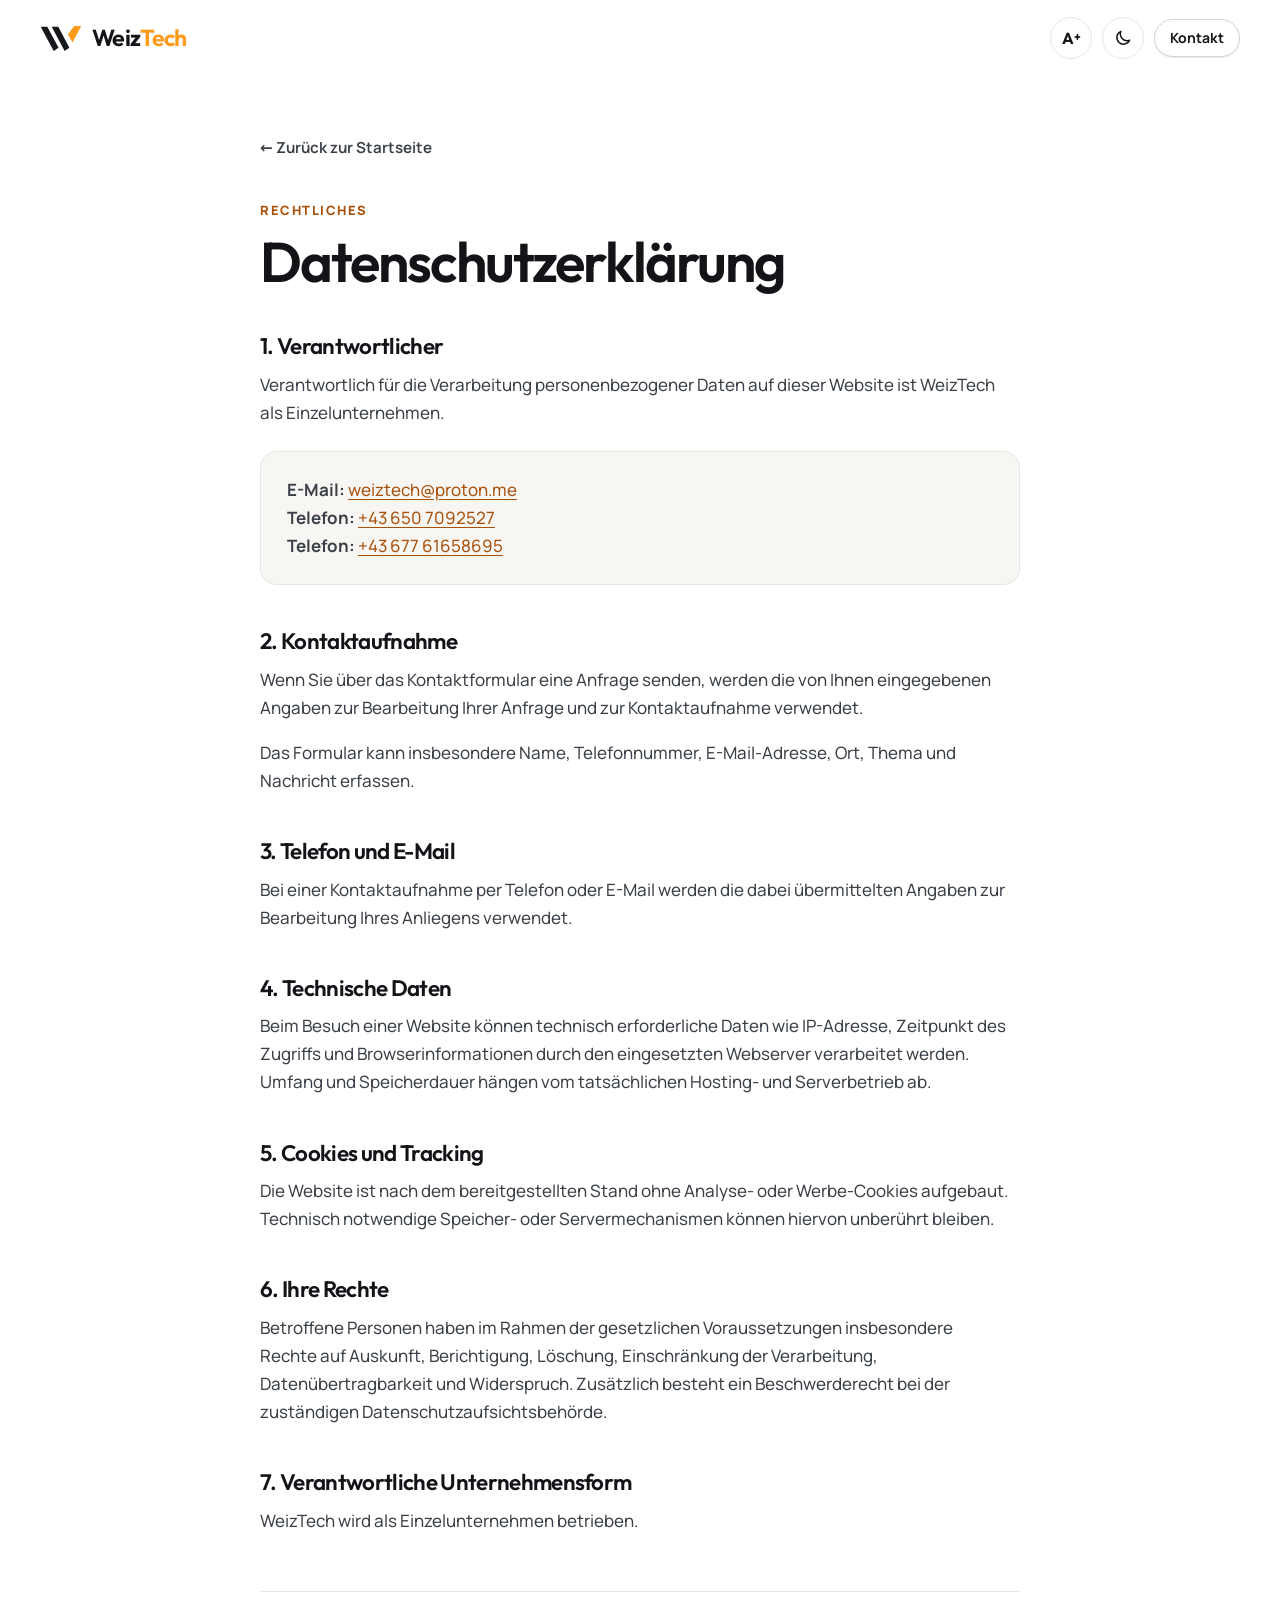
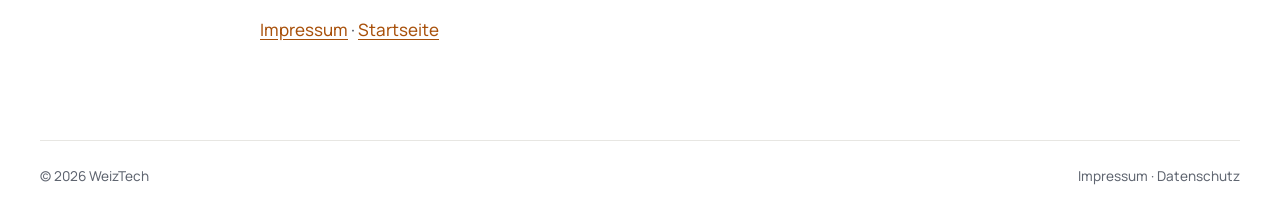
<file: datenschutz.html>
<!doctype html>
<html lang="de-AT">
<head>
  <meta charset="utf-8">
  <meta name="viewport" content="width=device-width, initial-scale=1">
  <script>try{var t=localStorage.getItem('weiztech-theme');if(t==='dark'||t==='light')document.documentElement.dataset.theme=t;if(localStorage.getItem('weiztech-text')==='large')document.documentElement.dataset.text='large';}catch(e){}</script>
  <meta name="robots" content="index,follow">
  <meta name="theme-color" content="#ffffff">
  <meta name="view-transition" content="same-origin">
  <title>Datenschutz – WeizTech</title>
  <link rel="icon" href="assets/favicon.svg" type="image/svg+xml"><link rel="alternate icon" href="assets/favicon-symbol.png" type="image/png">
  <link rel="stylesheet" href="styles.css?v=7.0">
  <script src="legal.js?v=7.0" defer></script>
</head>
<body class="legal-page">
  <a class="skip-link" href="#main">Zum Inhalt springen</a>
  <header class="site-header legal-header">
    <div class="container header-inner">
      <a class="brand" href="index.html" aria-label="WeizTech – zur Startseite">
        <svg class="brand-mark" viewBox="0 0 312 196" aria-hidden="true"><path class="mark-ink" d="M5 10h49l84 156-36 24z"/><path class="mark-ink" d="M87 10h49l82 156-35 24z"/><path class="mark-accent" d="M207 68 254 5h52l-64 122z"/></svg>
        <span class="brand-word" aria-hidden="true">Weiz<span>Tech</span></span>
      </a>
      <div class="header-actions">
        <button class="icon-button text-toggle" type="button" id="text-toggle" aria-pressed="false" aria-label="Größere Schrift aktivieren" title="Schriftgröße">
         <span class="text-toggle-glyph" aria-hidden="true">A<span>+</span></span>
        </button>
        <button class="icon-button theme-toggle" type="button" id="theme-toggle" aria-label="Dunkles Design aktivieren" aria-pressed="false">
          <svg class="icon icon-moon" viewBox="0 0 24 24" aria-hidden="true"><path d="M20 14.5A8 8 0 0 1 9.5 4a8 8 0 1 0 10.5 10.5Z"/></svg>
          <svg class="icon icon-sun" viewBox="0 0 24 24" aria-hidden="true"><circle cx="12" cy="12" r="4"/><path d="M12 2.5v2M12 19.5v2M4.6 4.6 6 6M18 18l1.4 1.4M2.5 12h2M19.5 12h2M4.6 19.4 6 18M18 6l1.4-1.4"/></svg>
        </button>
        <a class="button button-secondary button-sm" href="index.html#kontakt">Kontakt</a>
      </div>
    </div>
  </header>
  <main class="legal-main" id="main">
    <div class="container legal-wrap">
      <a class="legal-back" href="index.html">← Zurück zur Startseite</a>
      <span class="legal-kicker">Rechtliches</span>
      <h1>Datenschutzerklärung</h1>

      <h2>1. Verantwortlicher</h2>
      <p>Verantwortlich für die Verarbeitung personenbezogener Daten auf dieser Website ist WeizTech als Einzelunternehmen.</p>
      <div class="legal-contact">
        <p><strong>E-Mail:</strong> <a href="mailto:weiztech@proton.me">weiztech@proton.me</a><br>
        <strong>Telefon:</strong> <a href="tel:+436507092527">+43 650 7092527</a><br>
        <strong>Telefon:</strong> <a href="tel:+4367761658695">+43 677 61658695</a></p>
      </div>
      <h2>2. Kontaktaufnahme</h2>
      <p>Wenn Sie über das Kontaktformular eine Anfrage senden, werden die von Ihnen eingegebenen Angaben zur Bearbeitung Ihrer Anfrage und zur Kontaktaufnahme verwendet.</p>
      <p>Das Formular kann insbesondere Name, Telefonnummer, E-Mail-Adresse, Ort, Thema und Nachricht erfassen.</p>

      <h2>3. Telefon und E-Mail</h2>
      <p>Bei einer Kontaktaufnahme per Telefon oder E-Mail werden die dabei übermittelten Angaben zur Bearbeitung Ihres Anliegens verwendet.</p>

      <h2>4. Technische Daten</h2>
      <p>Beim Besuch einer Website können technisch erforderliche Daten wie IP-Adresse, Zeitpunkt des Zugriffs und Browserinformationen durch den eingesetzten Webserver verarbeitet werden. Umfang und Speicherdauer hängen vom tatsächlichen Hosting- und Serverbetrieb ab.</p>

      <h2>5. Cookies und Tracking</h2>
      <p>Die Website ist nach dem bereitgestellten Stand ohne Analyse- oder Werbe-Cookies aufgebaut. Technisch notwendige Speicher- oder Servermechanismen können hiervon unberührt bleiben.</p>

      <h2>6. Ihre Rechte</h2>
      <p>Betroffene Personen haben im Rahmen der gesetzlichen Voraussetzungen insbesondere Rechte auf Auskunft, Berichtigung, Löschung, Einschränkung der Verarbeitung, Datenübertragbarkeit und Widerspruch. Zusätzlich besteht ein Beschwerderecht bei der zuständigen Datenschutzaufsichtsbehörde.</p>

      <h2>7. Verantwortliche Unternehmensform</h2>
      <p>WeizTech wird als Einzelunternehmen betrieben.</p>

      <div class="legal-footer"><a href="impressum.html">Impressum</a> · <a href="index.html">Startseite</a></div>
    </div>
  </main>
  <footer class="site-footer legal-site-footer"><div class="container footer-bottom"><span>© <span id="year">2026</span> WeizTech</span><span><a href="impressum.html">Impressum</a> · <a href="datenschutz.html">Datenschutz</a></span></div></footer>
</body>
</html>
</file>
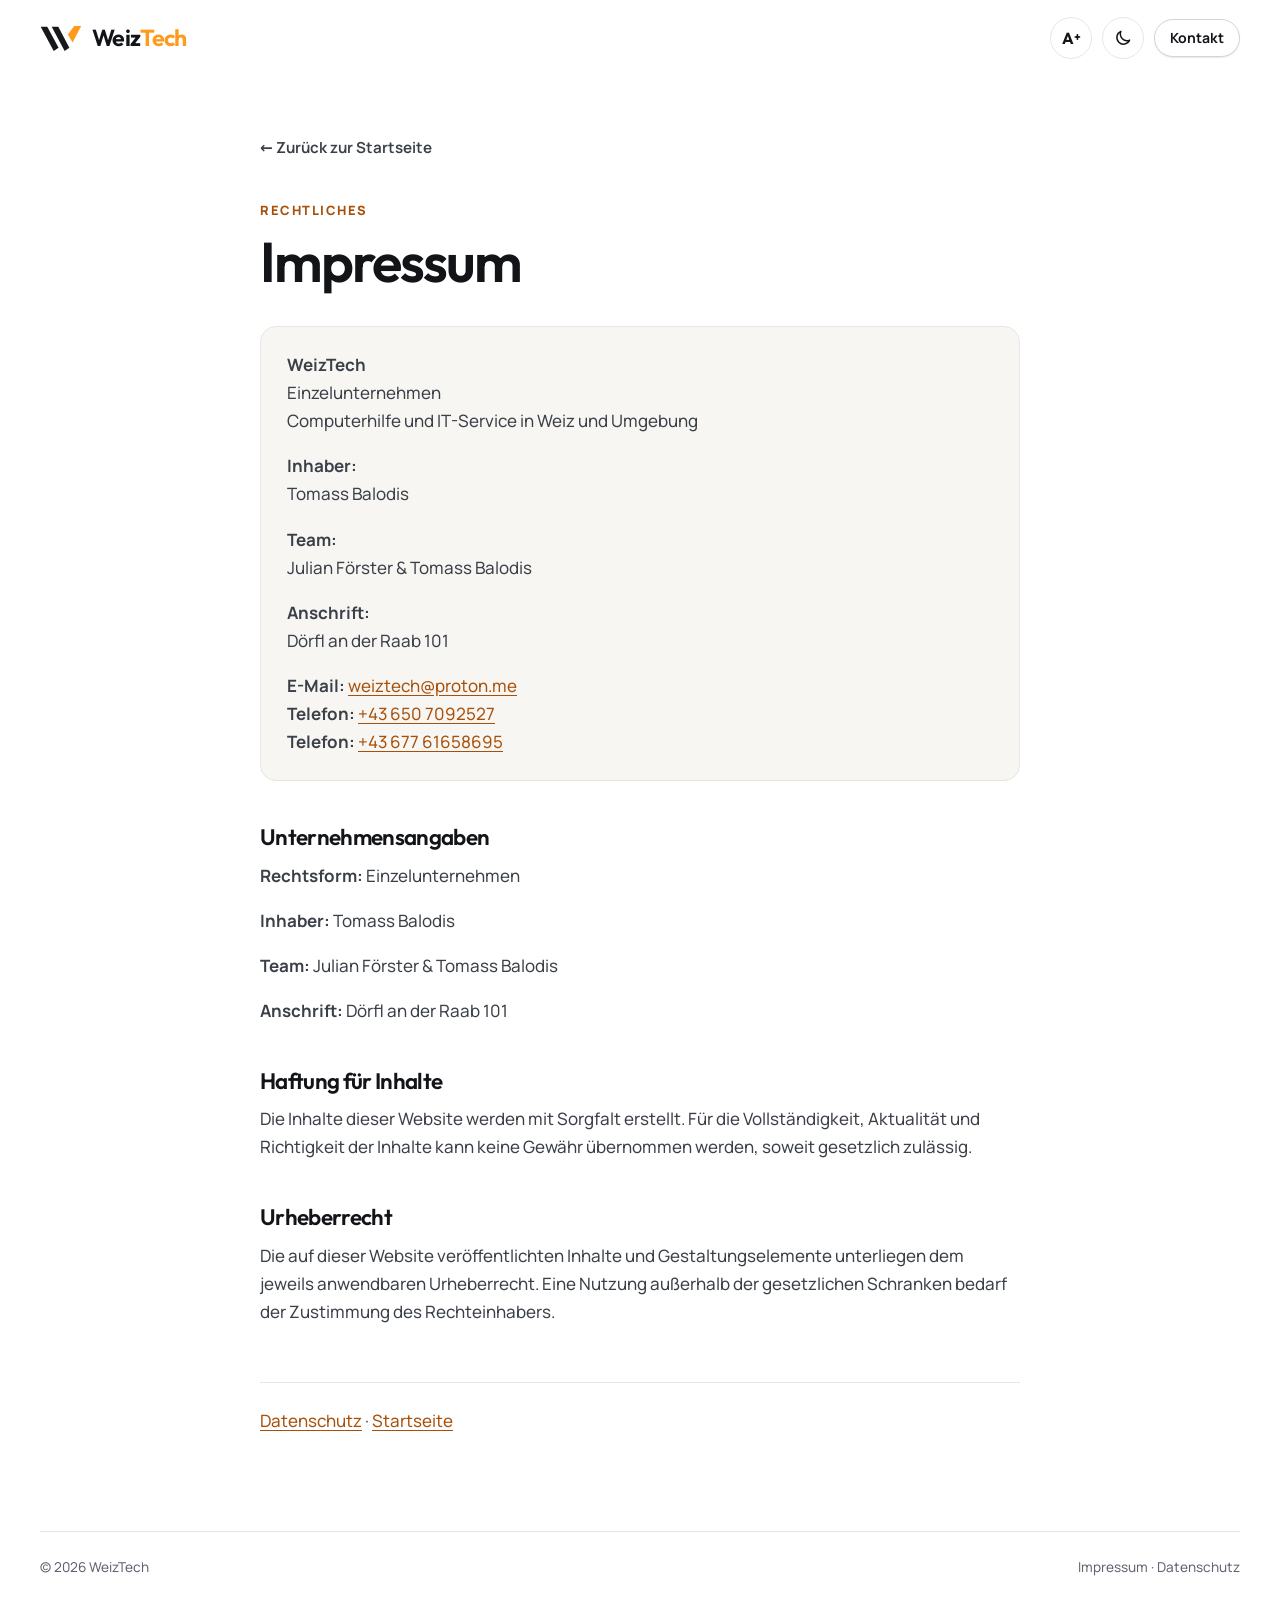
<file: impressum.html>
<!doctype html>
<html lang="de-AT">
<head>
  <meta charset="utf-8">
  <meta name="viewport" content="width=device-width, initial-scale=1">
  <script>try{var t=localStorage.getItem('weiztech-theme');if(t==='dark'||t==='light')document.documentElement.dataset.theme=t;if(localStorage.getItem('weiztech-text')==='large')document.documentElement.dataset.text='large';}catch(e){}</script>
  <meta name="robots" content="index,follow">
  <meta name="theme-color" content="#ffffff">
  <meta name="view-transition" content="same-origin">
  <title>Impressum – WeizTech</title>
  <link rel="icon" href="assets/favicon.svg" type="image/svg+xml"><link rel="alternate icon" href="assets/favicon-symbol.png" type="image/png">
  <link rel="stylesheet" href="styles.css?v=7.0">
  <script src="legal.js?v=7.0" defer></script>
</head>
<body class="legal-page">
  <a class="skip-link" href="#main">Zum Inhalt springen</a>
  <header class="site-header legal-header">
    <div class="container header-inner">
      <a class="brand" href="index.html" aria-label="WeizTech – zur Startseite">
        <svg class="brand-mark" viewBox="0 0 312 196" aria-hidden="true"><path class="mark-ink" d="M5 10h49l84 156-36 24z"/><path class="mark-ink" d="M87 10h49l82 156-35 24z"/><path class="mark-accent" d="M207 68 254 5h52l-64 122z"/></svg>
        <span class="brand-word" aria-hidden="true">Weiz<span>Tech</span></span>
      </a>
      <div class="header-actions">
        <button class="icon-button text-toggle" type="button" id="text-toggle" aria-pressed="false" aria-label="Größere Schrift aktivieren" title="Schriftgröße">
         <span class="text-toggle-glyph" aria-hidden="true">A<span>+</span></span>
        </button>
        <button class="icon-button theme-toggle" type="button" id="theme-toggle" aria-label="Dunkles Design aktivieren" aria-pressed="false">
          <svg class="icon icon-moon" viewBox="0 0 24 24" aria-hidden="true"><path d="M20 14.5A8 8 0 0 1 9.5 4a8 8 0 1 0 10.5 10.5Z"/></svg>
          <svg class="icon icon-sun" viewBox="0 0 24 24" aria-hidden="true"><circle cx="12" cy="12" r="4"/><path d="M12 2.5v2M12 19.5v2M4.6 4.6 6 6M18 18l1.4 1.4M2.5 12h2M19.5 12h2M4.6 19.4 6 18M18 6l1.4-1.4"/></svg>
        </button>
        <a class="button button-secondary button-sm" href="index.html#kontakt">Kontakt</a>
      </div>
    </div>
  </header>
  <main class="legal-main" id="main">
    <div class="container legal-wrap">
      <a class="legal-back" href="index.html">← Zurück zur Startseite</a>
      <span class="legal-kicker">Rechtliches</span>
      <h1>Impressum</h1>

      <div class="legal-contact">
        <p><strong>WeizTech</strong><br>Einzelunternehmen<br>Computerhilfe und IT-Service in Weiz und Umgebung</p>
        <p><strong>Inhaber:</strong><br>Tomass Balodis</p>
        <p><strong>Team:</strong><br>Julian Förster &amp; Tomass Balodis</p>
        <p><strong>Anschrift:</strong><br>Dörfl an der Raab 101</p>
        <p><strong>E-Mail:</strong> <a href="mailto:weiztech@proton.me">weiztech@proton.me</a><br>
        <strong>Telefon:</strong> <a href="tel:+436507092527">+43 650 7092527</a><br>
        <strong>Telefon:</strong> <a href="tel:+4367761658695">+43 677 61658695</a></p>
      </div>

      <h2>Unternehmensangaben</h2>
      <p><strong>Rechtsform:</strong> Einzelunternehmen</p>
      <p><strong>Inhaber:</strong> Tomass Balodis</p>
      <p><strong>Team:</strong> Julian Förster &amp; Tomass Balodis</p>
      <p><strong>Anschrift:</strong> Dörfl an der Raab 101</p>

      <h2>Haftung für Inhalte</h2>
      <p>Die Inhalte dieser Website werden mit Sorgfalt erstellt. Für die Vollständigkeit, Aktualität und Richtigkeit der Inhalte kann keine Gewähr übernommen werden, soweit gesetzlich zulässig.</p>

      <h2>Urheberrecht</h2>
      <p>Die auf dieser Website veröffentlichten Inhalte und Gestaltungselemente unterliegen dem jeweils anwendbaren Urheberrecht. Eine Nutzung außerhalb der gesetzlichen Schranken bedarf der Zustimmung des Rechteinhabers.</p>

      <div class="legal-footer"><a href="datenschutz.html">Datenschutz</a> · <a href="index.html">Startseite</a></div>
    </div>
  </main>
  <footer class="site-footer legal-site-footer"><div class="container footer-bottom"><span>© <span id="year">2026</span> WeizTech</span><span><a href="impressum.html">Impressum</a> · <a href="datenschutz.html">Datenschutz</a></span></div></footer>
</body>
</html>
</file>
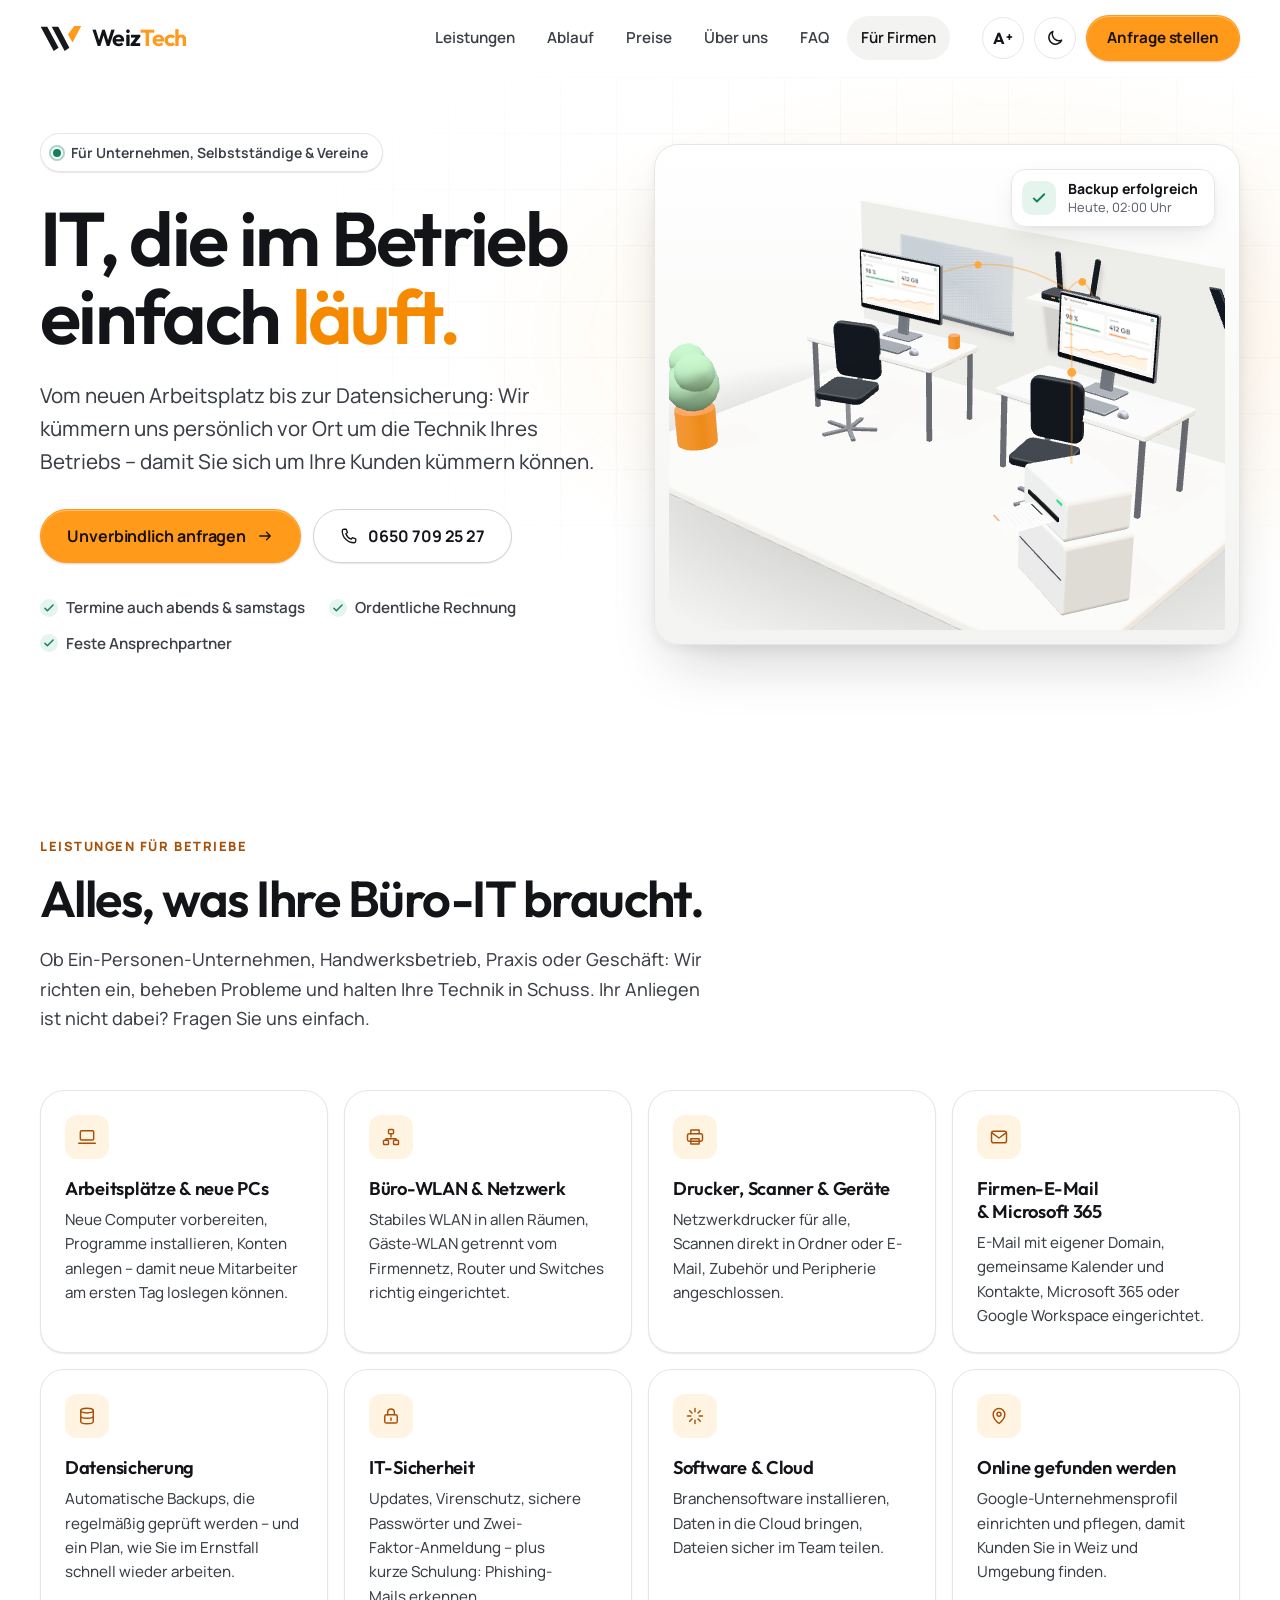
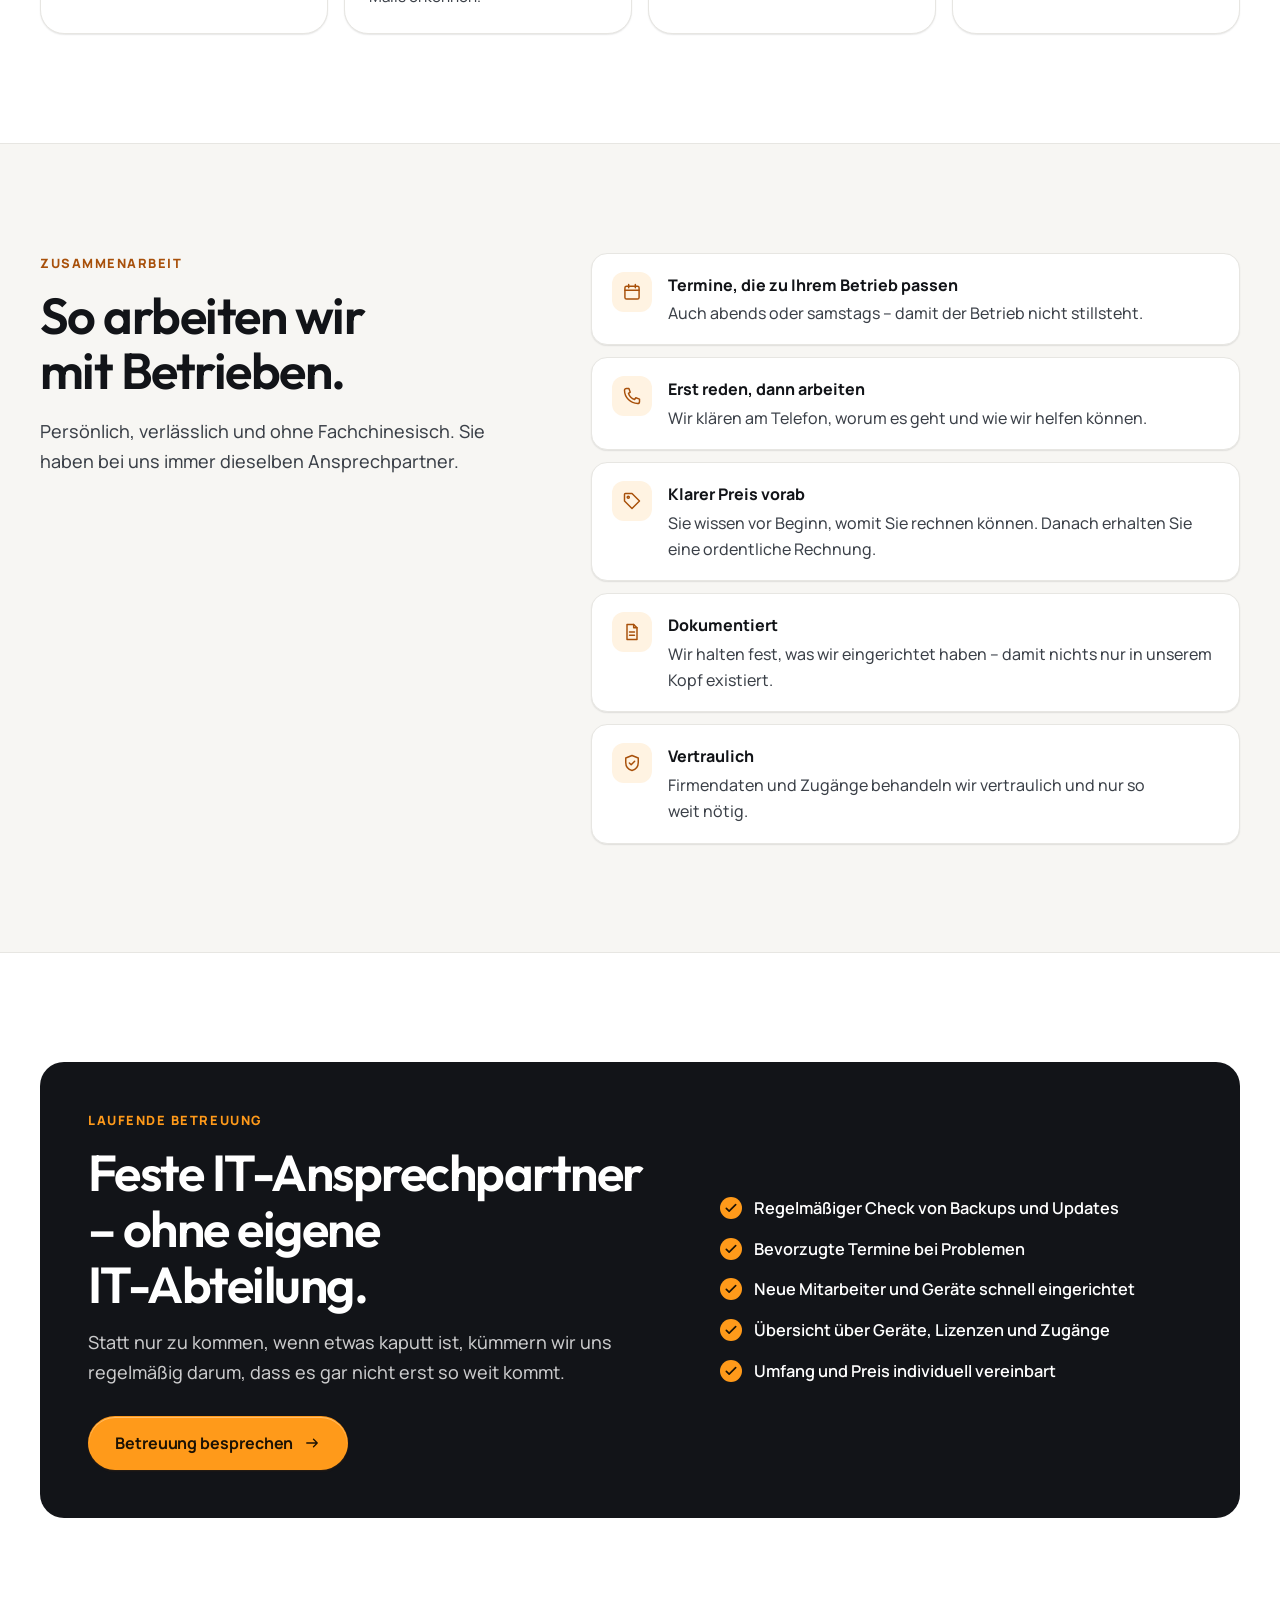
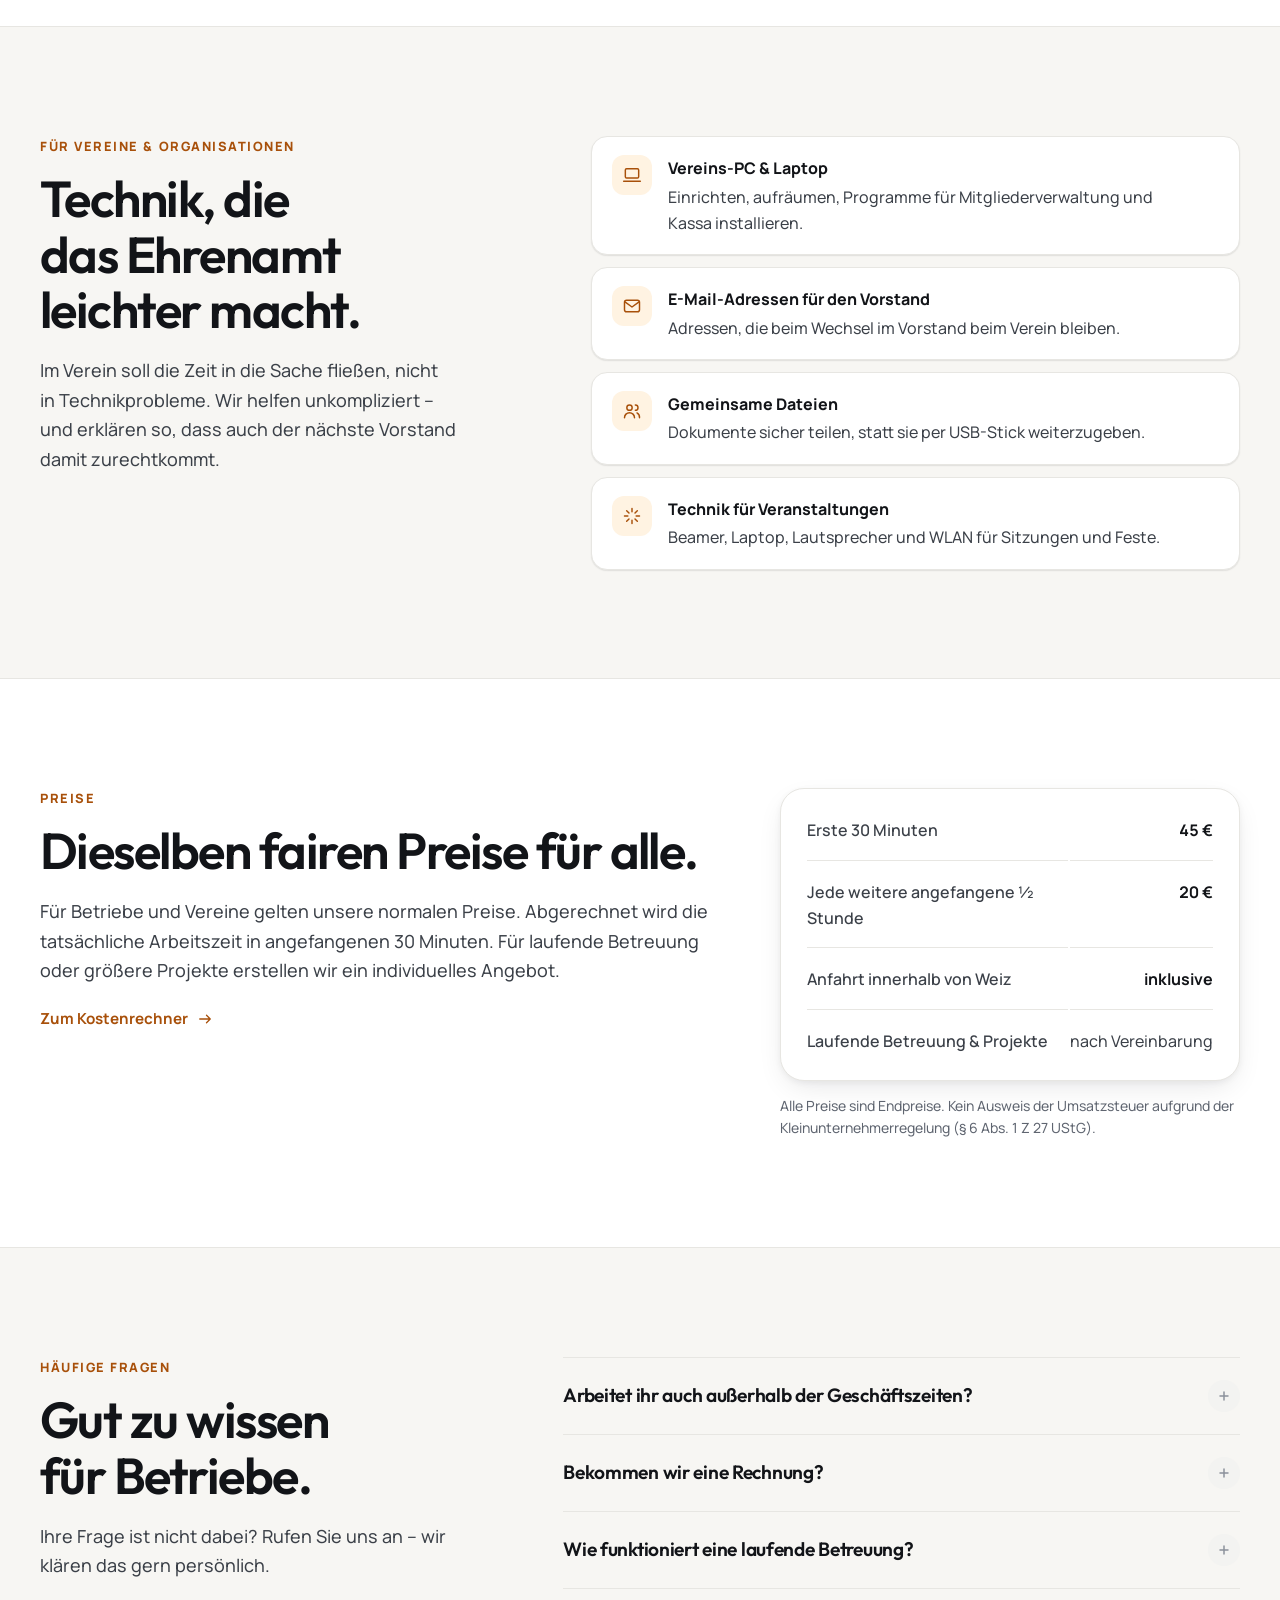
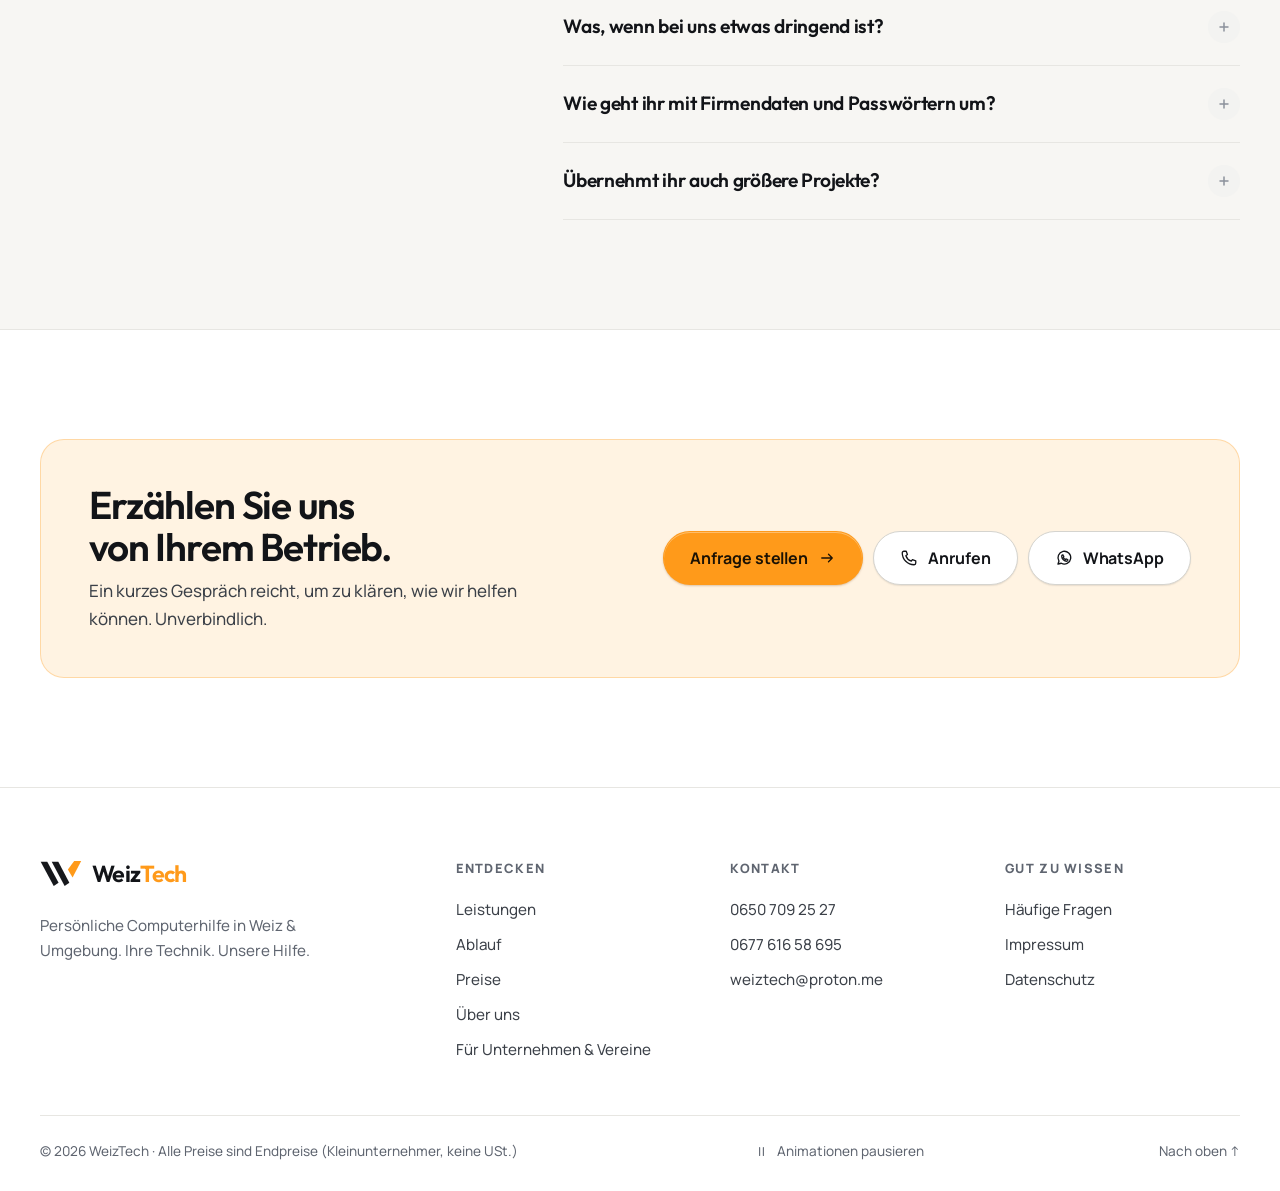
<file: unternehmen.html>
<!doctype html>
<html lang="de-AT">
<head>
 <meta charset="utf-8">
 <meta name="viewport" content="width=device-width, initial-scale=1, viewport-fit=cover">
 <script>try{var t=localStorage.getItem('weiztech-theme');if(t==='dark'||t==='light')document.documentElement.dataset.theme=t;if(localStorage.getItem('weiztech-text')==='large')document.documentElement.dataset.text='large';}catch(e){}</script>
 <meta name="theme-color" content="#ffffff">
 <script src="config.js?v=13.0"></script>
 <script>try{var p=(window.WEIZTECH_CONFIG||{}).promo;if(!p||!(Date.now()<Date.parse(p.ends)))document.documentElement.classList.add('promo-ended');}catch(e){}</script>
 <meta name="description" content="IT-Service für Unternehmen, Selbstständige und Vereine in Weiz und Umgebung: Arbeitsplätze, Büro-WLAN, Firmen-E-Mail, Datensicherung und laufende Betreuung – persönlich vor Ort.">
 <title>IT für Unternehmen &amp; Vereine – WeizTech</title>
 <meta name="view-transition" content="same-origin">
 <link rel="canonical" href="https://weiztech.store/unternehmen.html">
 <meta property="og:type" content="website"><meta property="og:locale" content="de_AT"><meta property="og:title" content="WeizTech – IT für Unternehmen &amp; Vereine"><meta property="og:description" content="PC, WLAN oder Drucker? Persönliche IT-Hilfe direkt bei Ihnen in Weiz und Umgebung."><meta property="og:url" content="https://weiztech.store/unternehmen.html"><meta property="og:image" content="https://weiztech.store/assets/og-image.png"><meta property="og:image:width" content="1200"><meta property="og:image:height" content="630"><meta property="og:image:alt" content="WeizTech – Computerhilfe, die zu Ihnen kommt. PC, Laptop, WLAN und Drucker in Weiz und Umgebung."><meta property="og:site_name" content="WeizTech">
 <meta name="twitter:card" content="summary_large_image">
 <link rel="icon" href="assets/favicon.svg" type="image/svg+xml"><link rel="alternate icon" href="assets/favicon-symbol.png" type="image/png">
 <link rel="preload" href="assets/fonts/manrope.woff2" as="font" type="font/woff2" crossorigin>
 <link rel="preload" href="assets/fonts/outfit.woff2" as="font" type="font/woff2" crossorigin>
 <link rel="stylesheet" href="styles.css?v=7.0">
 <script src="motion.js?v=7.0" defer></script><script src="script.js?v=7.0" defer></script><script type="module" src="scene.js?v=7.0"></script>
</head>
<body class="biz-page">
 <svg width="0" height="0" style="position:absolute" aria-hidden="true">
  <defs>
   <symbol id="logo-mark" viewBox="0 0 312 196"><path class="mark-ink" d="M5 10h49l84 156-36 24z"/><path class="mark-ink" d="M87 10h49l82 156-35 24z"/><path class="mark-accent" d="M207 68 254 5h52l-64 122z"/></symbol>
   <symbol id="i-arrow" viewBox="0 0 24 24"><path d="M5 12h14m-5-5 5 5-5 5"/></symbol>
   <symbol id="i-arrow-down" viewBox="0 0 24 24"><path d="M12 5v14m-5-5 5 5 5-5"/></symbol>
   <symbol id="i-check" viewBox="0 0 24 24"><path d="m5 12.5 4.2 4.2L19 7"/></symbol>
   <symbol id="i-phone" viewBox="0 0 24 24"><path d="M5.2 3h3.1l1.6 4.4-2.1 1.5a12 12 0 0 0 7.3 7.3l1.5-2.1 4.4 1.6v3.1A2.2 2.2 0 0 1 18.8 21 16 16 0 0 1 3 5.2 2.2 2.2 0 0 1 5.2 3Z"/></symbol>
   <symbol id="i-whatsapp" viewBox="0 0 24 24"><path d="M4 20l1.3-3.9A8.5 8.5 0 1 1 8.4 19L4 20Z"/><path d="M9.2 8.6c.2-.5.5-.6.8-.6h.5c.2 0 .4.1.5.4l.7 1.6c.1.3 0 .5-.1.7l-.5.6c.6 1.2 1.6 2.1 2.8 2.7l.6-.6c.2-.2.5-.2.7-.1l1.6.8c.3.1.4.4.3.7l-.2.6c-.2.5-.8.9-1.4.9-3 0-6.6-3.4-6.5-6.4 0-.4.1-.9.2-1.3Z"/></symbol>
   <symbol id="i-mail" viewBox="0 0 24 24"><rect x="3" y="5" width="18" height="14" rx="2.5"/><path d="m3.5 7 8.5 6.2L20.5 7"/></symbol>
   <symbol id="i-pin" viewBox="0 0 24 24"><path d="M19 10c0 6-7 11-7 11S5 16 5 10a7 7 0 0 1 14 0Z"/><circle cx="12" cy="10" r="2.4"/></symbol>
   <symbol id="i-chat" viewBox="0 0 24 24"><path d="M20 11.5a8 8 0 0 1-11.8 7L4 20l1.4-4.1A8 8 0 1 1 20 11.5Z"/><path d="M8.5 11.5h.01M12 11.5h.01M15.5 11.5h.01"/></symbol>
   <symbol id="i-tag" viewBox="0 0 24 24"><path d="M3 12V4a1 1 0 0 1 1-1h8l9 9-9 9-9-9Z"/><circle cx="7.5" cy="7.5" r="1.3"/></symbol>
   <symbol id="i-shield" viewBox="0 0 24 24"><path d="M12 3 4.5 6v5.5c0 4.6 3.2 8.4 7.5 9.5 4.3-1.1 7.5-4.9 7.5-9.5V6L12 3Z"/><path d="m8.8 12 2.2 2.2 4.2-4.4"/></symbol>
   <symbol id="i-clock" viewBox="0 0 24 24"><circle cx="12" cy="12" r="9"/><path d="M12 7v5l3.2 2"/></symbol>
   <symbol id="i-car" viewBox="0 0 24 24"><path d="M5 16.5h14M3.5 16.5v-4l2-5a2 2 0 0 1 1.9-1.3h9.2a2 2 0 0 1 1.9 1.3l2 5v4"/><path d="M3.5 12.5h17"/><circle cx="7.5" cy="16.5" r="1.8"/><circle cx="16.5" cy="16.5" r="1.8"/></symbol>
   <symbol id="i-laptop" viewBox="0 0 24 24"><rect x="4" y="4.5" width="16" height="11" rx="1.5"/><path d="M2 19.5h20"/></symbol>
   <symbol id="i-wifi" viewBox="0 0 24 24"><path d="M2.5 9a15 15 0 0 1 19 0M5.5 12.5a10.5 10.5 0 0 1 13 0M8.8 16a5.5 5.5 0 0 1 6.4 0"/><path d="M12 19.5h.01"/></symbol>
   <symbol id="i-printer" viewBox="0 0 24 24"><path d="M7 8V3.5h10V8"/><rect x="3" y="8" width="18" height="9" rx="2"/><path d="M7 14h10v6.5H7z"/></symbol>
   <symbol id="i-spark" viewBox="0 0 24 24"><path d="M12 3v4M12 17v4M3 12h4M17 12h4M5.6 5.6l2.8 2.8M15.6 15.6l2.8 2.8M5.6 18.4l2.8-2.8M15.6 8.4l2.8-2.8"/></symbol>
   <symbol id="i-transfer" viewBox="0 0 24 24"><path d="M4 8h13l-3.5-3.5M20 16H7l3.5 3.5"/></symbol>
   <symbol id="i-compare" viewBox="0 0 24 24"><path d="M12 3v18M5 7h14M5 7l-2.5 6a3 3 0 0 0 5 0L5 7Zm14 0-2.5 6a3 3 0 0 0 5 0L19 7Z"/></symbol>
   <symbol id="i-alert" viewBox="0 0 24 24"><path d="M12 3 2.5 20h19L12 3Z"/><path d="M12 10v4.5M12 17.5h.01"/></symbol>
   <symbol id="i-cart" viewBox="0 0 24 24"><path d="M3 4h2.5l2.2 11h10.6l2-8H6.3"/><circle cx="9" cy="19.5" r="1.3"/><circle cx="17" cy="19.5" r="1.3"/></symbol>
   <symbol id="i-home" viewBox="0 0 24 24"><path d="M3.5 11 12 4l8.5 7"/><path d="M5.5 9.5V20h13V9.5"/><path d="M10 20v-5.5h4V20"/></symbol>
   <symbol id="i-building" viewBox="0 0 24 24"><rect x="4" y="3" width="11" height="18" rx="1"/><path d="M15 9h4a1 1 0 0 1 1 1v11h-5M8 7h3M8 11h3M8 15h3M9 21v-3h1"/></symbol>
   <symbol id="i-users" viewBox="0 0 24 24"><circle cx="9" cy="8" r="3.2"/><path d="M3 20a6 6 0 0 1 12 0"/><path d="M16 4.8a3.2 3.2 0 0 1 0 6.4M18 14.3A6 6 0 0 1 21 20"/></symbol>
   <symbol id="i-database" viewBox="0 0 24 24"><ellipse cx="12" cy="5.5" rx="7.5" ry="2.8"/><path d="M4.5 5.5v13c0 1.5 3.4 2.8 7.5 2.8s7.5-1.3 7.5-2.8v-13M4.5 12c0 1.5 3.4 2.8 7.5 2.8s7.5-1.3 7.5-2.8"/></symbol>
   <symbol id="i-lock" viewBox="0 0 24 24"><rect x="4.5" y="10.5" width="15" height="10" rx="2"/><path d="M8 10.5V7.5a4 4 0 0 1 8 0v3M12 14.5v2.5"/></symbol>
   <symbol id="i-calendar" viewBox="0 0 24 24"><rect x="3.5" y="5" width="17" height="15.5" rx="2"/><path d="M3.5 10h17M8 3v4M16 3v4"/></symbol>
   <symbol id="i-doc" viewBox="0 0 24 24"><path d="M6 3h8l4 4v14H6z"/><path d="M14 3v4h4M9 12h6M9 16h6"/></symbol>
   <symbol id="i-network" viewBox="0 0 24 24"><rect x="9" y="3" width="6" height="5" rx="1"/><rect x="3" y="16" width="6" height="5" rx="1"/><rect x="15" y="16" width="6" height="5" rx="1"/><path d="M12 8v4M6 16v-2h12v2"/></symbol>
   <symbol id="i-sun" viewBox="0 0 24 24"><circle cx="12" cy="12" r="4"/><path d="M12 2.5v2M12 19.5v2M4.6 4.6 6 6M18 18l1.4 1.4M2.5 12h2M19.5 12h2M4.6 19.4 6 18M18 6l1.4-1.4"/></symbol>
   <symbol id="i-moon" viewBox="0 0 24 24"><path d="M20 14.5A8 8 0 0 1 9.5 4a8 8 0 1 0 10.5 10.5Z"/></symbol>
   <symbol id="i-pause" viewBox="0 0 24 24"><path d="M9 5.5v13M15 5.5v13"/></symbol>
   <symbol id="i-play" viewBox="0 0 24 24"><path d="M7.5 5v14l11-7-11-7Z"/></symbol>
  </defs>
 </svg>

 <a class="skip-link" href="#main">Zum Inhalt springen</a>

 <header class="site-header" id="top">
  <div class="container header-inner">
   <a class="brand" href="index.html" aria-label="WeizTech – zur Startseite">
    <svg class="brand-mark" aria-hidden="true"><use href="#logo-mark"/></svg>
    <span class="brand-word" aria-hidden="true">Weiz<span>Tech</span></span>
   </a>
   <nav id="main-nav" class="main-nav" aria-label="Hauptnavigation">
    <a href="index.html#leistungen">Leistungen</a>
    <a href="index.html#ablauf">Ablauf</a>
    <a href="index.html#preise">Preise</a>
    <a href="index.html#ueber-uns">Über uns</a>
    <a href="index.html#faq">FAQ</a>
    <a href="unternehmen.html" class="is-current" aria-current="page">Für Firmen</a>
    <a class="button button-primary nav-cta" href="index.html?anfrage=unternehmen#kontakt">Anfrage stellen</a>
   </nav>
   <div class="header-actions">
    <button class="icon-button text-toggle" type="button" id="text-toggle" aria-pressed="false" aria-label="Größere Schrift aktivieren" title="Schriftgröße">
     <span class="text-toggle-glyph" aria-hidden="true">A<span>+</span></span>
    </button>
    <button class="icon-button theme-toggle" type="button" id="theme-toggle" aria-label="Dunkles Design aktivieren" aria-pressed="false">
     <svg class="icon icon-moon" aria-hidden="true"><use href="#i-moon"/></svg>
     <svg class="icon icon-sun" aria-hidden="true"><use href="#i-sun"/></svg>
    </button>
    <a class="button button-primary header-cta" href="index.html?anfrage=unternehmen#kontakt">Anfrage stellen</a>
    <button class="icon-button menu-toggle" type="button" aria-controls="main-nav" aria-expanded="false" aria-label="Menü öffnen"><span></span><span></span></button>
   </div>
  </div>
 </header>

 <main id="main">
  <section class="hero biz-hero" aria-labelledby="biz-title">
   <div class="container hero-grid">
    <div class="hero-copy">
     <p class="chip"><span class="status-dot" aria-hidden="true"></span> Für Unternehmen, Selbstständige &amp; Vereine</p>
     <h1 id="biz-title">IT, die im Betrieb einfach <em>läuft.</em></h1>
     <p class="lead">Vom neuen Arbeitsplatz bis zur Datensicherung: Wir kümmern uns persönlich vor Ort um die Technik Ihres Betriebs – damit Sie sich um Ihre Kunden kümmern können.</p>
     <div class="hero-actions">
      <a class="button button-primary button-lg" href="index.html?anfrage=unternehmen#kontakt">Unverbindlich anfragen <svg class="icon" aria-hidden="true"><use href="#i-arrow"/></svg></a>
      <a class="button button-secondary button-lg" href="tel:+436507092527"><svg class="icon" aria-hidden="true"><use href="#i-phone"/></svg> 0650 709 25 27</a>
     </div>
     <ul class="hero-points" aria-label="Unsere Versprechen">
      <li><svg class="icon" aria-hidden="true"><use href="#i-check"/></svg> Termine auch abends &amp; samstags</li>
      <li><svg class="icon" aria-hidden="true"><use href="#i-check"/></svg> Ordentliche Rechnung</li>
      <li><svg class="icon" aria-hidden="true"><use href="#i-check"/></svg> Feste Ansprechpartner</li>
     </ul>
    </div>
    <div class="hero-visual">
     <div class="stage-card biz-stage">
      <div class="office-stage scene-slot" data-render="office" role="img" aria-label="3D-Illustration eines kleinen Büros mit zwei Arbeitsplätzen, Netzwerkdrucker und Router">
       <div class="scene-fallback" aria-hidden="true"><svg viewBox="0 0 312 196"><use href="#logo-mark"/></svg></div>
      </div>
      <div class="status-card biz-status" aria-hidden="true">
       <span class="status-icon"><svg class="icon" aria-hidden="true"><use href="#i-check"/></svg></span>
       <span><strong>Backup erfolgreich</strong><small>Heute, 02:00 Uhr</small></span>
      </div>
     </div>
    </div>
   </div>
  </section>

  <section class="section" id="leistungen-betriebe" aria-labelledby="biz-services-title">
   <div class="container">
    <header class="section-head">
     <p class="eyebrow">Leistungen für Betriebe</p>
     <h2 id="biz-services-title">Alles, was Ihre Büro-IT braucht.</h2>
     <p class="section-lead">Ob Ein-Personen-Unternehmen, Handwerksbetrieb, Praxis oder Geschäft: Wir richten ein, beheben Probleme und halten Ihre Technik in Schuss. Ihr Anliegen ist nicht dabei? Fragen Sie uns einfach.</p>
    </header>
    <div class="biz-grid">
     <article class="biz-card">
      <span class="biz-card-icon"><svg class="icon" aria-hidden="true"><use href="#i-laptop"/></svg></span>
      <h3>Arbeitsplätze &amp; neue PCs</h3>
      <p>Neue Computer vorbereiten, Programme installieren, Konten anlegen – damit neue Mitarbeiter am ersten Tag loslegen können.</p>
     </article>
     <article class="biz-card">
      <span class="biz-card-icon"><svg class="icon" aria-hidden="true"><use href="#i-network"/></svg></span>
      <h3>Büro-WLAN &amp; Netzwerk</h3>
      <p>Stabiles WLAN in allen Räumen, Gäste-WLAN getrennt vom Firmennetz, Router und Switches richtig eingerichtet.</p>
     </article>
     <article class="biz-card">
      <span class="biz-card-icon"><svg class="icon" aria-hidden="true"><use href="#i-printer"/></svg></span>
      <h3>Drucker, Scanner &amp; Geräte</h3>
      <p>Netzwerkdrucker für alle, Scannen direkt in Ordner oder E-Mail, Zubehör und Peripherie angeschlossen.</p>
     </article>
     <article class="biz-card">
      <span class="biz-card-icon"><svg class="icon" aria-hidden="true"><use href="#i-mail"/></svg></span>
      <h3>Firmen-E-Mail &amp; Microsoft 365</h3>
      <p>E-Mail mit eigener Domain, gemeinsame Kalender und Kontakte, Microsoft 365 oder Google Workspace eingerichtet.</p>
     </article>
     <article class="biz-card">
      <span class="biz-card-icon"><svg class="icon" aria-hidden="true"><use href="#i-database"/></svg></span>
      <h3>Datensicherung</h3>
      <p>Automatische Backups, die regelmäßig geprüft werden – und ein Plan, wie Sie im Ernstfall schnell wieder arbeiten.</p>
     </article>
     <article class="biz-card">
      <span class="biz-card-icon"><svg class="icon" aria-hidden="true"><use href="#i-lock"/></svg></span>
      <h3>IT-Sicherheit</h3>
      <p>Updates, Virenschutz, sichere Passwörter und Zwei-Faktor-Anmeldung – plus kurze Schulung: Phishing-Mails erkennen.</p>
     </article>
     <article class="biz-card">
      <span class="biz-card-icon"><svg class="icon" aria-hidden="true"><use href="#i-spark"/></svg></span>
      <h3>Software &amp; Cloud</h3>
      <p>Branchensoftware installieren, Daten in die Cloud bringen, Dateien sicher im Team teilen.</p>
     </article>
     <article class="biz-card">
      <span class="biz-card-icon"><svg class="icon" aria-hidden="true"><use href="#i-pin"/></svg></span>
      <h3>Online gefunden werden</h3>
      <p>Google-Unternehmensprofil einrichten und pflegen, damit Kunden Sie in Weiz und Umgebung finden.</p>
     </article>
    </div>
   </div>
  </section>

  <section class="section section-tint" aria-labelledby="biz-how-title">
   <div class="container biz-split">
    <div>
     <p class="eyebrow">Zusammenarbeit</p>
     <h2 id="biz-how-title">So arbeiten wir mit Betrieben.</h2>
     <p class="section-lead">Persönlich, verlässlich und ohne Fachchinesisch. Sie haben bei uns immer dieselben Ansprechpartner.</p>
    </div>
    <ul class="biz-points">
      <li><span class="biz-point-icon"><svg class="icon" aria-hidden="true"><use href="#i-calendar"/></svg></span><span><strong>Termine, die zu Ihrem Betrieb passen</strong>Auch abends oder samstags – damit der Betrieb nicht stillsteht.</span></li>
      <li><span class="biz-point-icon"><svg class="icon" aria-hidden="true"><use href="#i-phone"/></svg></span><span><strong>Erst reden, dann arbeiten</strong>Wir klären am Telefon, worum es geht und wie wir helfen können.</span></li>
      <li><span class="biz-point-icon"><svg class="icon" aria-hidden="true"><use href="#i-tag"/></svg></span><span><strong>Klarer Preis vorab</strong>Sie wissen vor Beginn, womit Sie rechnen können. Danach erhalten Sie eine ordentliche Rechnung.</span></li>
      <li><span class="biz-point-icon"><svg class="icon" aria-hidden="true"><use href="#i-doc"/></svg></span><span><strong>Dokumentiert</strong>Wir halten fest, was wir eingerichtet haben – damit nichts nur in unserem Kopf existiert.</span></li>
      <li><span class="biz-point-icon"><svg class="icon" aria-hidden="true"><use href="#i-shield"/></svg></span><span><strong>Vertraulich</strong>Firmendaten und Zugänge behandeln wir vertraulich und nur so weit nötig.</span></li>
    </ul>
   </div>
  </section>

  <section class="section" id="betreuung" aria-labelledby="care-title">
   <div class="container">
    <div class="care-card">
     <div class="care-copy">
      <p class="eyebrow">Laufende Betreuung</p>
      <h2 id="care-title">Feste IT-Ansprechpartner – ohne eigene IT-Abteilung.</h2>
      <p class="section-lead">Statt nur zu kommen, wenn etwas kaputt ist, kümmern wir uns regelmäßig darum, dass es gar nicht erst so weit kommt.</p>
      <a class="button button-primary button-lg" href="index.html?anfrage=unternehmen#kontakt">Betreuung besprechen <svg class="icon" aria-hidden="true"><use href="#i-arrow"/></svg></a>
     </div>
     <ul class="care-list">
      <li><svg class="icon" aria-hidden="true"><use href="#i-check"/></svg> Regelmäßiger Check von Backups und Updates</li>
      <li><svg class="icon" aria-hidden="true"><use href="#i-check"/></svg> Bevorzugte Termine bei Problemen</li>
      <li><svg class="icon" aria-hidden="true"><use href="#i-check"/></svg> Neue Mitarbeiter und Geräte schnell eingerichtet</li>
      <li><svg class="icon" aria-hidden="true"><use href="#i-check"/></svg> Übersicht über Geräte, Lizenzen und Zugänge</li>
      <li><svg class="icon" aria-hidden="true"><use href="#i-check"/></svg> Umfang und Preis individuell vereinbart</li>
     </ul>
    </div>
   </div>
  </section>

  <section class="section section-tint" id="vereine" aria-labelledby="clubs-title">
   <div class="container biz-split">
    <div>
     <p class="eyebrow">Für Vereine &amp; Organisationen</p>
     <h2 id="clubs-title">Technik, die das Ehrenamt leichter macht.</h2>
     <p class="section-lead">Im Verein soll die Zeit in die Sache fließen, nicht in Technikprobleme. Wir helfen unkompliziert – und erklären so, dass auch der nächste Vorstand damit zurechtkommt.</p>
    </div>
    <ul class="biz-points">
      <li><span class="biz-point-icon"><svg class="icon" aria-hidden="true"><use href="#i-laptop"/></svg></span><span><strong>Vereins-PC &amp; Laptop</strong>Einrichten, aufräumen, Programme für Mitgliederverwaltung und Kassa installieren.</span></li>
      <li><span class="biz-point-icon"><svg class="icon" aria-hidden="true"><use href="#i-mail"/></svg></span><span><strong>E-Mail-Adressen für den Vorstand</strong>Adressen, die beim Wechsel im Vorstand beim Verein bleiben.</span></li>
      <li><span class="biz-point-icon"><svg class="icon" aria-hidden="true"><use href="#i-users"/></svg></span><span><strong>Gemeinsame Dateien</strong>Dokumente sicher teilen, statt sie per USB-Stick weiterzugeben.</span></li>
      <li><span class="biz-point-icon"><svg class="icon" aria-hidden="true"><use href="#i-spark"/></svg></span><span><strong>Technik für Veranstaltungen</strong>Beamer, Laptop, Lautsprecher und WLAN für Sitzungen und Feste.</span></li>
    </ul>
   </div>
  </section>

  <section class="section" id="preise-betriebe" aria-labelledby="biz-price-title">
   <div class="container pricing-grid">
    <div class="pricing-copy">
     <p class="eyebrow">Preise</p>
     <h2 id="biz-price-title">Dieselben fairen Preise für alle.</h2>
     <p class="section-lead">Für Betriebe und Vereine gelten unsere normalen Preise. Abgerechnet wird die tatsächliche Arbeitszeit in angefangenen 30 Minuten. Für laufende Betreuung oder größere Projekte erstellen wir ein individuelles Angebot.</p>
     <a class="text-link" href="index.html#preise">Zum Kostenrechner <svg class="icon" aria-hidden="true"><use href="#i-arrow"/></svg></a>
    </div>
    <div>
     <table class="price-table price-table-card">
      <caption class="visually-hidden">Preisübersicht</caption>
      <tbody>
       <tr><th scope="row">Erste 30 Minuten</th><td><span data-promo><s>45 €</s> <strong>35 €</strong></span><strong data-regular>45 €</strong></td></tr>
       <tr><th scope="row">Jede weitere angefangene ½ Stunde</th><td><strong>20 €</strong></td></tr>
       <tr><th scope="row">Anfahrt innerhalb von Weiz</th><td><strong>inklusive</strong></td></tr>
       <tr><th scope="row">Laufende Betreuung &amp; Projekte</th><td>nach Vereinbarung</td></tr>
      </tbody>
     </table>
     <p class="fine-print">Alle Preise sind Endpreise. Kein Ausweis der Umsatzsteuer aufgrund der Kleinunternehmerregelung (§ 6 Abs. 1 Z 27 UStG).<span data-promo> Herbst-Aktion gültig bis 30. November.</span></p>
    </div>
   </div>
  </section>

  <section class="section section-tint" id="faq-betriebe" aria-labelledby="biz-faq-title">
   <div class="container faq-grid">
    <div class="faq-intro">
     <p class="eyebrow">Häufige Fragen</p>
     <h2 id="biz-faq-title">Gut zu wissen für Betriebe.</h2>
     <p class="section-lead">Ihre Frage ist nicht dabei? Rufen Sie uns an – wir klären das gern persönlich.</p>
    </div>
    <div class="accordion">
     <details><summary>Arbeitet ihr auch außerhalb der Geschäftszeiten?</summary><p>Ja. Damit Ihr Betrieb weiterlaufen kann, sind Termine nach Vereinbarung auch abends oder am Samstag möglich.</p></details>
     <details><summary>Bekommen wir eine Rechnung?</summary><p>Ja. Nach dem Termin erhalten Sie eine ordentliche Rechnung über die tatsächliche Arbeitszeit. Als Kleinunternehmer gemäß § 6 Abs. 1 Z 27 UStG weisen wir keine Umsatzsteuer aus – der Rechnungsbetrag ist also der Endpreis.</p></details>
     <details><summary>Wie funktioniert eine laufende Betreuung?</summary><p>Wir vereinbaren gemeinsam, was regelmäßig geprüft werden soll – etwa Backups, Updates und Sicherheit – und wie oft wir vorbeikommen. Sie haben feste Ansprechpartner und bekommen bevorzugt Termine. Umfang und Preis besprechen wir individuell.</p></details>
     <details><summary>Was, wenn bei uns etwas dringend ist?</summary><p>Rufen Sie uns an. Wir versuchen, so schnell wie möglich zu helfen – telefonisch oder vor Ort.</p></details>
     <details><summary>Wie geht ihr mit Firmendaten und Passwörtern um?</summary><p>Vertraulich. Wir greifen nur auf das zu, was für die Aufgabe nötig ist, und besprechen mit Ihnen, wo Zugangsdaten sicher aufbewahrt werden.</p></details>
     <details><summary>Übernehmt ihr auch größere Projekte?</summary><p>Gerne. Erzählen Sie uns am Telefon davon – wir klären gemeinsam Umfang, Ablauf und Kosten, bevor wir beginnen.</p></details>
    </div>
   </div>
  </section>

  <section class="section" aria-labelledby="biz-cta-title">
   <div class="container">
    <div class="cta-band">
     <div>
      <h2 id="biz-cta-title">Erzählen Sie uns von Ihrem Betrieb.</h2>
      <p>Ein kurzes Gespräch reicht, um zu klären, wie wir helfen können. Unverbindlich.</p>
     </div>
     <div class="cta-band-actions">
      <a class="button button-primary button-lg" href="index.html?anfrage=unternehmen#kontakt">Anfrage stellen <svg class="icon" aria-hidden="true"><use href="#i-arrow"/></svg></a>
      <a class="button button-secondary button-lg" href="tel:+436507092527"><svg class="icon" aria-hidden="true"><use href="#i-phone"/></svg> Anrufen</a>
      <a class="button button-secondary button-lg" href="https://wa.me/436507092527" data-whatsapp target="_blank" rel="noopener"><svg class="icon" aria-hidden="true"><use href="#i-whatsapp"/></svg> WhatsApp</a>
     </div>
    </div>
   </div>
  </section>
 </main>

 <footer class="site-footer">
  <div class="container footer-grid">
   <div class="footer-brand">
    <a class="brand" href="#top" aria-label="WeizTech – nach oben">
     <svg class="brand-mark" aria-hidden="true"><use href="#logo-mark"/></svg>
     <span class="brand-word" aria-hidden="true">Weiz<span>Tech</span></span>
    </a>
    <p>Persönliche Computerhilfe in Weiz &amp; Umgebung. Ihre Technik. Unsere Hilfe.</p>
   </div>
   <nav aria-label="Seitenbereiche"><h3>Entdecken</h3><a href="index.html#leistungen">Leistungen</a><a href="index.html#ablauf">Ablauf</a><a href="index.html#preise">Preise</a><a href="index.html#ueber-uns">Über uns</a><a href="unternehmen.html">Für Unternehmen &amp; Vereine</a></nav>
   <div><h3>Kontakt</h3><a href="tel:+436507092527">0650 709 25 27</a><a href="tel:+4367761658695">0677 616 58 695</a><a href="mailto:weiztech@proton.me">weiztech@proton.me</a></div>
   <nav aria-label="Rechtliches"><h3>Gut zu wissen</h3><a href="index.html#faq">Häufige Fragen</a><a href="impressum.html">Impressum</a><a href="datenschutz.html">Datenschutz</a></nav>
  </div>
  <div class="container footer-bottom">
   <span>© <span id="year">2026</span> WeizTech · Alle Preise sind Endpreise (Kleinunternehmer, keine USt.)</span>
   <button type="button" class="footer-motion" id="global-motion" aria-pressed="false"><svg class="icon icon-pause" aria-hidden="true"><use href="#i-pause"/></svg><svg class="icon icon-play" aria-hidden="true"><use href="#i-play"/></svg><span class="global-motion-text">Animationen pausieren</span></button>
   <a href="#top">Nach oben ↑</a>
  </div>
 </footer>

 <div class="mobile-cta">
  <a class="button button-secondary" href="tel:+436507092527"><svg class="icon" aria-hidden="true"><use href="#i-phone"/></svg> Anrufen</a>
  <a class="button button-secondary" href="https://wa.me/436507092527" data-whatsapp target="_blank" rel="noopener"><svg class="icon" aria-hidden="true"><use href="#i-whatsapp"/></svg> WhatsApp</a>
  <a class="button button-primary" href="index.html?anfrage=unternehmen#kontakt">Anfragen</a>
 </div>
</body>
</html>
</file>
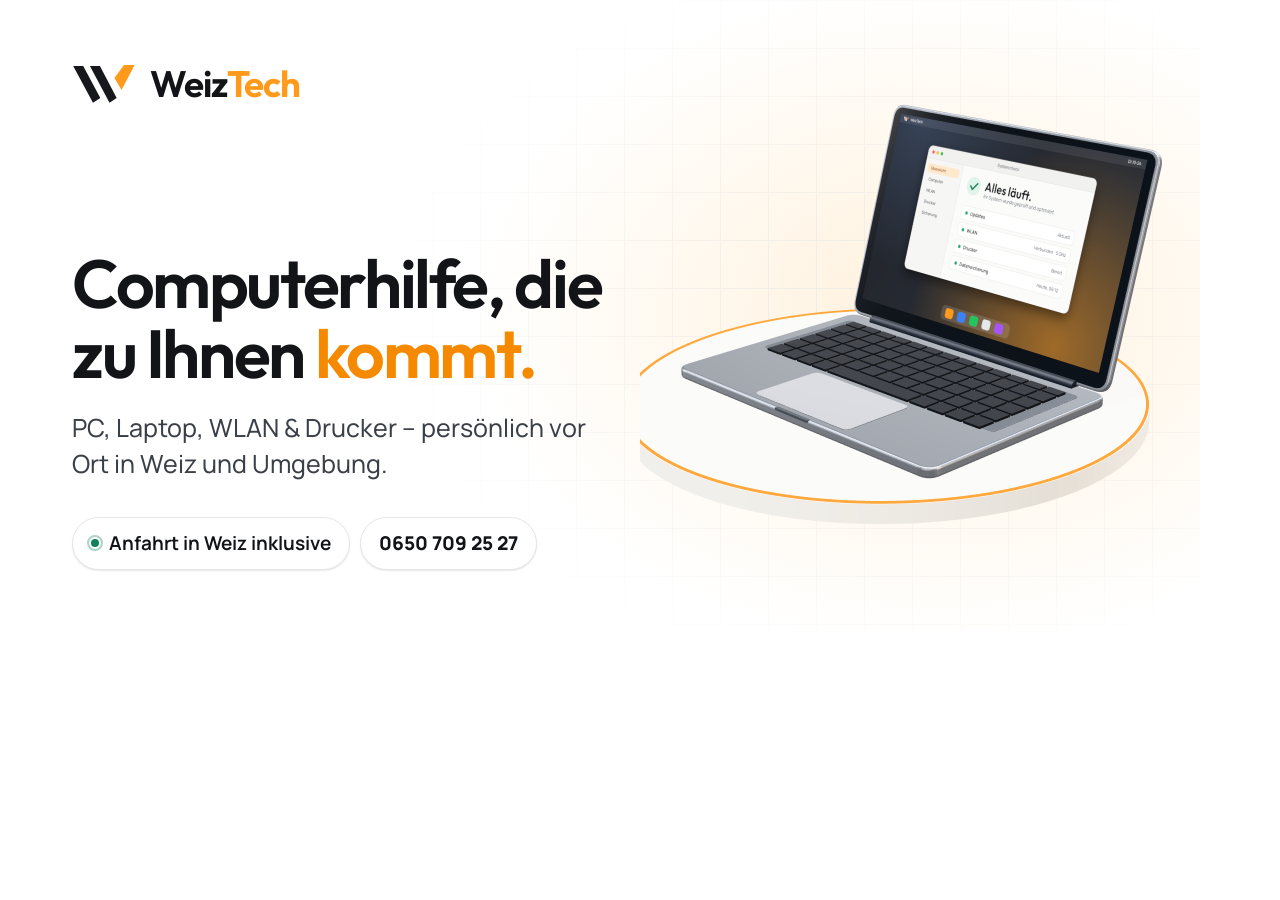
<file: tools/og-image.html>
<!doctype html>
<html lang="de-AT">
<head>
<meta charset="utf-8">
<title>WeizTech social preview (1200×630)</title>
<!-- Development tool: renders the link-preview image. See README ("Social preview image"). -->
<link rel="stylesheet" href="../styles.css">
<style>
  html,body{margin:0;width:1200px;height:630px;overflow:hidden;background:#fff}
  .og{position:relative;width:1200px;height:630px;display:grid;grid-template-columns:640px 560px;isolation:isolate}
  .og::before{content:"";position:absolute;inset:0;z-index:-1;background:radial-gradient(55% 75% at 78% 50%,#fff1dc,transparent 70%)}
  .og::after{content:"";position:absolute;inset:0;z-index:-1;background-image:linear-gradient(#ecebe7 1px,transparent 1px),linear-gradient(90deg,#ecebe7 1px,transparent 1px);background-size:48px 48px;mask-image:radial-gradient(60% 80% at 75% 50%,#000,transparent 75%);-webkit-mask-image:radial-gradient(60% 80% at 75% 50%,#000,transparent 75%)}
  .copy{display:flex;flex-direction:column;padding:64px 0 60px 72px}
  .brand{gap:14px}
  .brand-mark{width:64px;height:40px}
  .brand-word{font-size:2.3rem}
  h1{margin:auto 0 22px;font-size:68px;line-height:1.02;letter-spacing:-.035em}
  h1 em{font-style:normal;color:#f58a00}
  .sub{margin:0 0 34px;font-size:25px;line-height:1.45;color:#3b4048;max-width:520px}
  .chips{display:flex;flex-wrap:wrap;gap:10px}
  .chip{margin:0;font-size:19px;padding:10px 18px;color:#121418}
  .chip strong{font-weight:800}
  .art{position:relative}
  canvas{position:absolute;inset:0;width:560px;height:630px}
</style>
</head>
<body>
<div class="og">
  <div class="copy">
    <span class="brand">
      <svg class="brand-mark" viewBox="0 0 312 196" aria-hidden="true"><path class="mark-ink" d="M5 10h49l84 156-36 24z"/><path class="mark-ink" d="M87 10h49l82 156-35 24z"/><path class="mark-accent" d="M207 68 254 5h52l-64 122z"/></svg>
      <span class="brand-word">Weiz<span>Tech</span></span>
    </span>
    <h1>Computerhilfe, die zu Ihnen <em>kommt.</em></h1>
    <p class="sub">PC, Laptop, WLAN &amp; Drucker – persönlich vor Ort in Weiz und Umgebung.</p>
    <div class="chips">
      <span class="chip"><span class="status-dot"></span> Anfahrt in Weiz inklusive</span>
      <span class="chip"><strong>0650 709 25 27</strong></span>
    </div>
  </div>
  <div class="art"><canvas id="c" width="1120" height="1260"></canvas></div>
</div>
<script type="module">
import * as THREE from '../assets/vendor/three.module.min.js';
import { createMaterials, createDevices, cylinder } from '../models.js';

const canvas = document.getElementById('c');
const renderer = new THREE.WebGLRenderer({ canvas, alpha: true, antialias: true, preserveDrawingBuffer: true });
renderer.setSize(1120, 1260, false);
renderer.outputColorSpace = THREE.SRGBColorSpace;
renderer.toneMapping = THREE.NeutralToneMapping;
renderer.shadowMap.enabled = true;
renderer.shadowMap.type = THREE.PCFShadowMap;
renderer.setClearColor(0, 0);

const studio = new THREE.Scene(); studio.background = new THREE.Color(0x868b92);
const panel = (w, h, c, p) => { const m = new THREE.Mesh(new THREE.PlaneGeometry(w, h), new THREE.MeshBasicMaterial({ color: new THREE.Color(...c), side: THREE.DoubleSide })); m.position.set(...p); m.lookAt(0, 0, 0); studio.add(m); };
panel(12, 8, [3.2, 3.2, 3.2], [0, 9, 1]); panel(3, 10, [2.4, 2.45, 2.6], [-8, 3, 2]); panel(3, 10, [2.6, 2.3, 2.0], [8, 3, -1]);
panel(14, 6, [.9, .9, .92], [0, 2, -9]); panel(10, 4, [1.4, 1.4, 1.4], [0, 2, 9]); panel(30, 30, [.22, .22, .23], [0, -4, 0]);
const pmrem = new THREE.PMREMGenerator(renderer);
const scene = new THREE.Scene(); scene.environment = pmrem.fromScene(studio, .035).texture;
scene.add(new THREE.HemisphereLight(0xffffff, 0xcfc8bc, .7));
const key = new THREE.DirectionalLight(0xffffff, 2.3); key.position.set(-3, 12, 5); key.castShadow = true; key.shadow.mapSize.set(2048, 2048);
Object.assign(key.shadow.camera, { left: -5, right: 5, top: 5, bottom: -5, near: .5, far: 30 }); key.shadow.radius = 6; key.shadow.bias = -.0004; key.shadow.normalBias = .02;
scene.add(key);
const fill = new THREE.DirectionalLight(0xfff2e2, .7); fill.position.set(6, 4, 5); scene.add(fill);
const rim = new THREE.DirectionalLight(0xe4ecff, 1.3); rim.position.set(3, 6, -8); scene.add(rim);

const M = createMaterials(); M.setTheme(false);
const plinth = cylinder(3.15, .22, M.plinth, 96); plinth.position.y = .11; plinth.castShadow = false; scene.add(plinth);
const ring = new THREE.Mesh(new THREE.TorusGeometry(3.12, .018, 8, 160), M.orangeGlow); ring.rotation.x = -Math.PI / 2; ring.position.y = .224; scene.add(ring);
const camera = new THREE.PerspectiveCamera(24, 1120 / 1260, .1, 200);
const target = new THREE.Vector3(.45, 1.25, 0);
camera.position.copy(target).addScaledVector(new THREE.Vector3(1.05, .78, 2.1).normalize(), 17.4);
camera.lookAt(target);

const devices = createDevices(renderer, M, () => {
  renderer.render(scene, camera);
  document.title = 'ready';
});
devices.laptop.position.y = .22; devices.laptop.rotation.y = -.32; scene.add(devices.laptop);
renderer.render(scene, camera);
</script>
</body>
</html>
</file>
<file: styles.css>
/* WeizTech 7 — design system */
@font-face{font-family:Outfit;src:url('assets/fonts/outfit.woff2') format('woff2');font-weight:100 900;font-display:swap}
@font-face{font-family:Manrope;src:url('assets/fonts/manrope.woff2') format('woff2');font-weight:200 800;font-display:swap}

:root{
  --font-display:Outfit,ui-sans-serif,system-ui,-apple-system,"Segoe UI",sans-serif;
  --font-body:Manrope,ui-sans-serif,system-ui,-apple-system,"Segoe UI",sans-serif;

  --bg:#ffffff;
  --bg-tint:#f7f6f3;
  --surface:#ffffff;
  --surface-2:#f3f3f1;
  --surface-3:#ebebe8;
  --ink:#121418;
  --ink-2:#3b4048;
  --muted:#5f6570;
  --line:#e7e6e2;
  --line-strong:#d5d4cf;
  --brand:#ff9a1a;
  --brand-hover:#f58a00;
  --brand-ink:#a8500a;
  --brand-soft:#fff3e2;
  --on-brand:#1c1204;
  --success:#11805b;
  --success-soft:#e5f5ee;
  --danger:#b42318;
  --mark-ink:#16181c;
  --focus:#1f6feb;
  --shadow-sm:0 1px 2px rgba(18,20,24,.06),0 1px 1px rgba(18,20,24,.04);
  --shadow-md:0 2px 6px rgba(18,20,24,.05),0 10px 30px -8px rgba(18,20,24,.12);
  --shadow-lg:0 4px 12px rgba(18,20,24,.05),0 30px 60px -20px rgba(18,20,24,.22);
  --radius-sm:10px;
  --radius:16px;
  --radius-lg:24px;
  --header-h:76px;
  --ease:cubic-bezier(.2,.7,.2,1);
  color-scheme:light;
}
:root[data-theme="dark"]{
  --bg:#0d0e10;
  --bg-tint:#131417;
  --surface:#17191c;
  --surface-2:#1e2024;
  --surface-3:#26292e;
  --ink:#f3f4f6;
  --ink-2:#c9ccd2;
  --muted:#9aa0aa;
  --line:#26282d;
  --line-strong:#353840;
  --brand:#ffa133;
  --brand-hover:#ffb359;
  --brand-ink:#ffb45c;
  --brand-soft:#2a1d0c;
  --on-brand:#1c1204;
  --success:#4cc796;
  --success-soft:#11281f;
  --danger:#ff8a80;
  --mark-ink:#f3f4f6;
  --focus:#7fb2ff;
  --shadow-sm:0 1px 2px rgba(0,0,0,.4);
  --shadow-md:0 2px 6px rgba(0,0,0,.3),0 12px 30px -10px rgba(0,0,0,.5);
  --shadow-lg:0 4px 12px rgba(0,0,0,.3),0 30px 60px -20px rgba(0,0,0,.7);
  color-scheme:dark;
}

/* Base */
:root[data-text="large"]{font-size:115%}
*,*::before,*::after{box-sizing:border-box}
html{-webkit-text-size-adjust:100%;transition:font-size .2s;scroll-padding-top:calc(var(--header-h) + 16px)}
body{margin:0;background:var(--bg);color:var(--ink);font-family:var(--font-body);font-size:1.0625rem;line-height:1.65;font-weight:450;font-feature-settings:"ss01","cv11";-webkit-font-smoothing:antialiased;-moz-osx-font-smoothing:grayscale;text-rendering:optimizeLegibility;overflow-x:clip;transition:background-color .3s var(--ease),color .3s var(--ease)}
img,svg{display:block;max-width:100%}
a{color:inherit;text-decoration:none}
button,input,select,textarea{font:inherit;color:inherit}
button{cursor:pointer;background:none;border:0;padding:0}
p{margin:0 0 1em}
ul,ol{margin:0;padding:0;list-style:none}
h1,h2,h3,h4{font-family:var(--font-display);font-weight:600;line-height:1.1;letter-spacing:-.025em;margin:0;color:var(--ink);text-wrap:balance}
h1{font-size:clamp(2.75rem,1.6rem + 4.2vw,4.75rem);line-height:1.02;letter-spacing:-.035em}
h2{font-size:clamp(2rem,1.4rem + 2.2vw,3.25rem);letter-spacing:-.03em}
h3{font-size:1.3rem;letter-spacing:-.015em;line-height:1.25}
strong{font-weight:700}
p,li,dd{text-wrap:pretty}
.icon{width:20px;height:20px;flex:none;fill:none;stroke:currentColor;stroke-width:1.75;stroke-linecap:round;stroke-linejoin:round}
[hidden]{display:none!important}
.promo-ended [data-promo],:root:not(.promo-ended) [data-regular]{display:none!important}
::selection{background:var(--brand);color:var(--on-brand)}
:focus-visible{outline:2px solid var(--focus);outline-offset:3px;border-radius:6px}
.visually-hidden{position:absolute!important;width:1px;height:1px;padding:0;margin:-1px;overflow:hidden;clip:rect(0 0 0 0);white-space:nowrap;border:0}
.container{width:min(1200px,100% - 48px);margin-inline:auto}
.muted{color:var(--muted)}
.skip-link{position:fixed;left:16px;top:12px;z-index:200;padding:10px 18px;border-radius:999px;background:var(--ink);color:var(--bg);font-weight:700;transform:translateY(-200%);transition:transform .2s}
.skip-link:focus{transform:none}

/* Brand */
.brand{display:inline-flex;align-items:center;gap:10px;flex:none;color:var(--ink)}
.brand-mark{width:42px;height:27px}
.mark-ink{fill:var(--mark-ink)}
.mark-accent{fill:var(--brand)}
.brand-word{font-family:var(--font-display);font-weight:650;font-size:1.45rem;letter-spacing:-.03em;line-height:1}
.brand-word span{color:var(--brand)}
.header-inner>.brand{view-transition-name:weiztech-brand}

/* Buttons */
.button{--btn-h:46px;display:inline-flex;align-items:center;justify-content:center;gap:10px;min-height:var(--btn-h);padding:0 20px;border-radius:999px;border:1px solid transparent;font-weight:700;font-size:.95rem;letter-spacing:-.005em;line-height:1;white-space:nowrap;transition:background-color .2s,border-color .2s,color .2s,box-shadow .2s,transform .2s var(--ease)}
.button .icon{width:18px;height:18px;transition:transform .2s var(--ease)}
.button:hover .icon:last-child:not(:first-child){transform:translateX(3px)}
.button:active{transform:translateY(1px)}
.button-primary{background:var(--brand);color:var(--on-brand);box-shadow:0 1px 0 rgba(255,255,255,.35) inset,0 1px 2px rgba(120,60,0,.25)}
.button-primary:hover{background:var(--brand-hover)}
.button-secondary{background:var(--surface);color:var(--ink);border-color:var(--line-strong);box-shadow:var(--shadow-sm)}
.button-secondary:hover{border-color:var(--ink-2)}
.button-ghost{background:var(--surface-2);color:var(--ink)}
.button-ghost:hover{background:var(--surface-3)}
.button-lg{--btn-h:54px;padding:0 26px;font-size:1rem}
.button-sm{--btn-h:38px;padding:0 15px;font-size:.875rem}
.button-block{width:100%}
.button:disabled{opacity:.65;cursor:progress}
.icon-button{display:inline-grid;place-items:center;width:42px;height:42px;border-radius:999px;color:var(--ink);border:1px solid var(--line);background:var(--surface);transition:background-color .2s,border-color .2s}
.icon-button:hover{border-color:var(--line-strong);background:var(--surface-2)}
.icon-button-sm{width:36px;height:36px}
.icon-button-sm .icon{width:16px;height:16px}
.text-link{display:inline-flex;align-items:center;gap:8px;color:var(--brand-ink);font-weight:700;font-size:.95rem}
.text-link .icon{width:18px;height:18px;transition:transform .2s var(--ease)}
.text-link:hover .icon{transform:translateX(4px)}
.text-link:hover{text-decoration:underline;text-underline-offset:4px;text-decoration-thickness:1.5px}

.pill{display:inline-flex;align-items:center;gap:6px;padding:4px 10px;border-radius:999px;font-size:.75rem;font-weight:750;letter-spacing:.02em;line-height:1.3;white-space:nowrap}
.pill-brand{background:var(--brand);color:var(--on-brand)}
.chip{display:inline-flex;align-items:center;gap:10px;padding:7px 14px 7px 12px;margin:0 0 28px;border-radius:999px;border:1px solid var(--line);background:var(--surface);box-shadow:var(--shadow-sm);font-size:.875rem;font-weight:650;color:var(--ink-2)}
.status-dot{position:relative;display:inline-block;width:8px;height:8px;border-radius:50%;background:var(--success);flex:none}
.status-dot::after{content:"";position:absolute;inset:-4px;border-radius:50%;border:2px solid var(--success);opacity:.35;animation:pulse 2.4s var(--ease) infinite}
@keyframes pulse{0%{transform:scale(.6);opacity:.5}70%,100%{transform:scale(1.5);opacity:0}}
.eyebrow{margin:0 0 14px;color:var(--brand-ink);font-size:.8rem;font-weight:800;letter-spacing:.12em;text-transform:uppercase}

:root[data-theme="dark"] .stage-tabs-indicator,:root[data-theme="dark"] .segmented-indicator{background:var(--surface-3);box-shadow:0 0 0 1px var(--line-strong)}
:root[data-theme="dark"] .hero::before{opacity:.55}
.hide-sm{display:inline}
.show-sm{display:none}

/* Announcement + header */
.announcement{background:var(--ink);color:var(--bg)}
:root[data-theme="dark"] .announcement{background:var(--surface-2);color:var(--ink)}
.announcement-inner{display:flex;align-items:center;justify-content:space-between;gap:16px;min-height:44px;font-size:.875rem}
.announcement p{display:flex;align-items:center;gap:12px;margin:0}
.announcement a{display:inline-flex;align-items:center;gap:6px;font-weight:700;white-space:nowrap}
.announcement a .icon{width:16px;height:16px;transition:transform .2s}
.announcement a:hover .icon{transform:translateX(3px)}
.site-header{position:sticky;top:0;z-index:50;background:color-mix(in srgb,var(--bg) 82%,transparent);backdrop-filter:saturate(1.6) blur(16px);-webkit-backdrop-filter:saturate(1.6) blur(16px);border-bottom:1px solid transparent;transition:border-color .25s,background-color .3s}
.site-header.scrolled{border-bottom-color:var(--line)}
.header-inner{display:flex;align-items:center;gap:32px;min-height:var(--header-h)}
.main-nav{display:flex;align-items:center;gap:4px;margin-left:auto}
.main-nav>a:not(.button){white-space:nowrap;padding:9px 14px;border-radius:999px;font-size:.95rem;font-weight:600;color:var(--ink-2);transition:color .2s,background-color .2s}
.main-nav>a:not(.button):hover{color:var(--ink);background:var(--surface-2)}
.main-nav>a.is-current{color:var(--ink);background:var(--surface-2)}
.nav-cta{display:none}
.header-actions{display:flex;align-items:center;gap:10px}
.theme-toggle .icon-sun{display:none}
:root[data-theme="dark"] .theme-toggle .icon-sun{display:block}
:root[data-theme="dark"] .theme-toggle .icon-moon{display:none}
.text-toggle-glyph{font-family:var(--font-display);font-weight:700;font-size:1rem;line-height:1;letter-spacing:-.02em}
.text-toggle-glyph span{font-size:.75em;margin-left:1px;vertical-align:.25em}
.text-toggle[aria-pressed="true"]{background:var(--ink);color:var(--bg);border-color:var(--ink)}
.menu-toggle{display:none}
.menu-toggle span{display:block;width:18px;height:1.75px;background:currentColor;border-radius:2px;transition:transform .25s var(--ease);grid-area:1/1}
.menu-toggle span:first-child{transform:translateY(-3.5px)}
.menu-toggle span:last-child{transform:translateY(3.5px)}
.menu-toggle[aria-expanded="true"] span:first-child{transform:rotate(45deg)}
.menu-toggle[aria-expanded="true"] span:last-child{transform:rotate(-45deg)}

/* Hero */
.hero{position:relative;padding:56px 0 72px;overflow:hidden}
.hero::before{content:"";position:absolute;inset:0;z-index:-1;background:radial-gradient(60% 60% at 78% 40%,var(--brand-soft),transparent 70%),linear-gradient(to bottom,transparent 70%,var(--bg));opacity:.9}
.hero::after{content:"";position:absolute;inset:0;z-index:-1;background-image:linear-gradient(var(--line) 1px,transparent 1px),linear-gradient(90deg,var(--line) 1px,transparent 1px);background-size:56px 56px;mask-image:radial-gradient(70% 70% at 70% 35%,#000 0%,transparent 75%);-webkit-mask-image:radial-gradient(70% 70% at 70% 35%,#000 0%,transparent 75%);opacity:.55}
.hero-grid{display:grid;grid-template-columns:minmax(0,1fr) minmax(0,1.05fr);align-items:center;gap:56px}
.hero h1{margin-bottom:24px}
.hero h1 em{font-style:normal;color:var(--brand);position:relative;white-space:nowrap}
:root:not([data-theme="dark"]) .hero h1 em{color:var(--brand-hover)}
.lead{font-size:clamp(1.1rem,1rem + .35vw,1.3rem);line-height:1.6;color:var(--ink-2);max-width:34em;margin-bottom:32px}
.hero-actions{display:flex;flex-wrap:wrap;gap:12px;margin-bottom:32px}
.hero-points{display:flex;flex-wrap:wrap;gap:10px 24px;color:var(--ink-2);font-size:.95rem;font-weight:600}
.hero-points li{display:flex;align-items:center;gap:8px}
.hero-points .icon{width:18px;height:18px;padding:2px;border-radius:50%;background:var(--success-soft);color:var(--success);stroke-width:2.5}

.stage-card{position:relative;border-radius:var(--radius-lg);background:linear-gradient(180deg,var(--surface),var(--surface-2));border:1px solid var(--line);box-shadow:var(--shadow-lg);padding:14px;isolation:isolate}
.stage-tabs{position:relative;display:grid;grid-template-columns:repeat(3,1fr);gap:4px;padding:4px;border-radius:999px;background:var(--surface-2);border:1px solid var(--line);--tab-index:0}
.stage-tabs button{position:relative;z-index:1;display:flex;align-items:center;justify-content:center;gap:8px;min-height:40px;border-radius:999px;font-size:.9rem;font-weight:700;color:var(--muted);transition:color .25s}
.stage-tabs button .icon{width:18px;height:18px}
.stage-tabs button[aria-pressed="true"]{color:var(--ink)}
.stage-tabs-indicator{position:absolute;z-index:0;top:4px;bottom:4px;left:4px;width:calc((100% - 16px)/3);border-radius:999px;background:var(--surface);box-shadow:var(--shadow-sm),0 0 0 1px var(--line);transform:translateX(calc(var(--tab-index) * (100% + 4px)));transition:transform .45s var(--ease)}
.scene-stage{position:relative;aspect-ratio:1.18;margin:6px 0;cursor:grab;touch-action:pan-y;user-select:none;-webkit-user-select:none}
.scene-stage.is-dragging{cursor:grabbing}
.scene-slot canvas{position:absolute;inset:0;width:100%;height:100%;opacity:0;transition:opacity .6s var(--ease)}
.scene-slot.scene-ready canvas{opacity:1}
.scene-fallback{position:absolute;inset:0;display:grid;place-items:center;transition:opacity .4s}
.scene-fallback svg{width:38%;opacity:.9}
.scene-ready .scene-fallback,.scene-ready .art-fallback,.scene-ready .map-fallback{opacity:0}
.status-card{position:absolute;right:28px;top:76px;z-index:2;display:flex;align-items:center;gap:12px;padding:10px 16px 10px 10px;border-radius:14px;background:color-mix(in srgb,var(--surface) 88%,transparent);backdrop-filter:blur(10px);-webkit-backdrop-filter:blur(10px);border:1px solid var(--line);box-shadow:var(--shadow-md);font-size:.875rem;line-height:1.3;pointer-events:none}
.status-card strong{display:block;font-weight:750}
.status-card small{color:var(--muted);font-size:.8rem}
.status-icon{display:grid;place-items:center;width:34px;height:34px;border-radius:10px;background:var(--success-soft);color:var(--success)}
.status-icon .icon{width:18px;height:18px;stroke-width:2.5}
.status-card.is-bumped{animation:bump .5s var(--ease)}
@keyframes bump{40%{transform:translateY(-4px) scale(1.03)}}
.stage-footer{display:flex;align-items:center;gap:12px;padding:6px 4px 2px}
.action-dot{width:8px;height:8px;border-radius:50%;background:var(--brand);box-shadow:0 0 0 3px color-mix(in srgb,var(--brand) 25%,transparent)}
.device-feedback{font-size:.85rem;font-weight:600;color:var(--success);min-width:0;overflow:hidden;text-overflow:ellipsis;white-space:nowrap}
.scene-hint{margin-left:auto;font-size:.8rem;color:var(--muted);white-space:nowrap}
.motion-toggle .icon-play,.footer-motion .icon-play{display:none}
.motion-paused .motion-toggle .icon-play,.motion-paused .footer-motion .icon-play{display:block}
.motion-paused .motion-toggle .icon-pause,.motion-paused .footer-motion .icon-pause{display:none}

/* Overview */
.overview{padding:0 0 24px}
.overview-grid{display:grid;grid-template-columns:repeat(4,1fr);margin:0;border:1px solid var(--line);border-radius:var(--radius-lg);background:var(--surface);box-shadow:var(--shadow-sm);overflow:hidden}
.overview-item{padding:26px 28px;border-left:1px solid var(--line)}
.overview-item:first-child{border-left:0}
.overview-item dt{display:flex;align-items:center;gap:8px;margin-bottom:10px;color:var(--muted);font-size:.875rem;font-weight:650}
.overview-item dt .icon{width:18px;height:18px;color:var(--brand-ink)}
.overview-item dd{margin:0;display:flex;flex-direction:column;gap:2px}
.figure{font-family:var(--font-display);font-size:2rem;font-weight:600;letter-spacing:-.03em;line-height:1.1;font-variant-numeric:tabular-nums}
.overview-item dd span{font-size:.9rem;color:var(--ink-2)}

/* Sections */
.section{padding:clamp(72px,6vw + 32px,128px) 0}
.section-tint{background:var(--bg-tint);border-block:1px solid var(--line)}
.section-head{max-width:760px;margin-bottom:56px}
.section-head-center{margin-inline:auto;text-align:center}
.section-head h2{margin-bottom:18px}
.section-lead{font-size:1.125rem;line-height:1.65;color:var(--ink-2);max-width:38em}
.section-head-center .section-lead{margin-inline:auto}

/* Audiences */
.audiences{padding-bottom:0}
.audience-grid{display:grid;grid-template-columns:repeat(3,1fr);gap:20px}
.audience-card{position:relative;display:flex;flex-direction:column;padding:28px;border-radius:var(--radius-lg);background:var(--surface);border:1px solid var(--line);box-shadow:var(--shadow-sm);transition:box-shadow .3s var(--ease),transform .3s var(--ease),border-color .3s}
.audience-card:hover{box-shadow:var(--shadow-md);transform:translateY(-3px);border-color:var(--line-strong)}
.audience-card-featured{background:linear-gradient(160deg,var(--brand-soft),var(--surface) 60%);border-color:color-mix(in srgb,var(--brand) 35%,transparent)}
.audience-icon{display:grid;place-items:center;width:48px;height:48px;margin-bottom:20px;border-radius:14px;background:var(--brand-soft);color:var(--brand-ink)}
.audience-card-featured .audience-icon{background:var(--brand);color:var(--on-brand)}
.audience-card h3{margin-bottom:10px}
.audience-card p{color:var(--ink-2);font-size:1rem}
.audience-card ul{display:grid;gap:8px;margin:0 0 24px}
.audience-card li{display:flex;align-items:center;gap:10px;font-size:.95rem;font-weight:600;color:var(--ink-2)}
.audience-card li::before{content:"";width:6px;height:6px;border-radius:50%;background:var(--brand);flex:none}
.audience-card .text-link{margin-top:auto}
.audience-card:hover .text-link .icon{transform:translateX(4px)}
.inline-link{color:var(--brand-ink);font-weight:650;text-decoration:underline;text-underline-offset:3px}

/* Services */
.services-grid{display:grid;grid-template-columns:repeat(3,1fr);gap:20px}
.service-card{display:flex;flex-direction:column;border-radius:var(--radius-lg);border:1px solid var(--line);background:var(--surface);box-shadow:var(--shadow-sm);overflow:hidden;transition:box-shadow .3s var(--ease),transform .3s var(--ease),border-color .3s}
.service-card:hover{box-shadow:var(--shadow-md);transform:translateY(-3px);border-color:var(--line-strong)}
.service-art{position:relative;aspect-ratio:16/10;background:radial-gradient(80% 90% at 50% 35%,var(--surface),var(--surface-2));border-bottom:1px solid var(--line)}
.art-fallback,.map-fallback{position:absolute;inset:0;margin:auto;transition:opacity .4s}
.art-fallback{width:48px;height:48px;color:var(--line-strong)}
.service-body{display:flex;flex-direction:column;flex:1;padding:24px 26px 26px}
.service-body h3{display:flex;align-items:center;gap:10px;margin-bottom:10px}
.service-body h3 .icon{width:22px;height:22px;color:var(--brand-ink)}
.service-body p{color:var(--ink-2);font-size:1rem;line-height:1.6;margin-bottom:18px}
.tags{display:flex;flex-wrap:wrap;gap:6px;margin-bottom:22px}
.tags li{padding:4px 10px;border-radius:999px;background:var(--surface-2);border:1px solid var(--line);color:var(--ink-2);font-size:.8rem;font-weight:650}
.service-body .text-link{margin-top:auto}
.callout{display:flex;align-items:center;gap:20px;margin-top:28px;padding:22px 24px;border-radius:var(--radius);background:var(--brand-soft);border:1px solid color-mix(in srgb,var(--brand) 30%,transparent)}
.callout p{margin:0;flex:1;color:var(--ink-2)}
.callout p strong{color:var(--ink)}
.callout-icon{display:grid;place-items:center;width:44px;height:44px;border-radius:12px;background:var(--surface);color:var(--brand-ink);flex:none;box-shadow:var(--shadow-sm)}

/* Problem helper */
.section-compact{padding-top:0}
.finder{display:grid;grid-template-columns:minmax(0,1.1fr) minmax(0,.9fr);gap:40px;padding:40px;border-radius:var(--radius-lg);background:var(--bg-tint);border:1px solid var(--line)}
.finder-intro h2{margin-bottom:14px}
.finder-options{display:grid;grid-template-columns:repeat(2,minmax(0,1fr));gap:10px;margin-top:28px}
.finder-options button{display:flex;align-items:center;gap:12px;min-height:56px;padding:12px 16px;border-radius:14px;border:1px solid var(--line);background:var(--surface);box-shadow:var(--shadow-sm);text-align:left;font-size:.95rem;font-weight:650;line-height:1.3;color:var(--ink);transition:border-color .2s,box-shadow .2s,background-color .2s,transform .2s var(--ease)}
.finder-options button .icon{color:var(--brand-ink);flex:none}
.finder-options button:hover{border-color:var(--line-strong);transform:translateY(-1px)}
.finder-options button[aria-pressed="true"]{border-color:var(--brand);background:var(--brand-soft);box-shadow:0 0 0 3px color-mix(in srgb,var(--brand) 22%,transparent)}
.finder-result{display:flex}
.finder-empty,.finder-card{flex:1;padding:28px;border-radius:var(--radius);background:var(--surface);border:1px solid var(--line);box-shadow:var(--shadow-md)}
.finder-empty{display:flex;flex-direction:column;justify-content:center;align-items:flex-start;gap:16px;color:var(--ink-2);border-style:dashed;box-shadow:none;background:transparent}
.finder-empty p{margin:0}
.finder-empty-icon,.finder-card-icon{display:grid;place-items:center;width:48px;height:48px;border-radius:14px;background:var(--brand-soft);color:var(--brand-ink)}
.finder-card-icon.is-urgent{background:color-mix(in srgb,var(--danger) 14%,transparent);color:var(--danger)}
.finder-card{animation:finder-in .35s var(--ease)}
@keyframes finder-in{from{opacity:0;transform:translateY(8px)}}
.finder-card h3{margin:18px 0 10px;font-size:1.4rem}
.finder-card>p{color:var(--ink-2)}
.finder-urgent{display:flex;align-items:center;gap:12px;margin:0 0 16px;padding:12px 14px;border-radius:12px;background:color-mix(in srgb,var(--danger) 9%,transparent);color:var(--ink);font-size:.95rem}
.finder-urgent .icon{color:var(--danger)}
.finder-facts{display:grid;grid-template-columns:1fr 1fr;gap:10px;margin:20px 0 12px}
.finder-facts div{padding:14px 16px;border-radius:12px;background:var(--surface-2)}
.finder-facts dt{display:flex;align-items:center;gap:6px;font-size:.8rem;font-weight:700;color:var(--muted)}
.finder-facts dt .icon{width:15px;height:15px}
.finder-facts dd{margin:4px 0 0;font-family:var(--font-display);font-size:1.25rem;font-weight:600;letter-spacing:-.01em;font-variant-numeric:tabular-nums}
.finder-actions{display:flex;flex-wrap:wrap;gap:10px;margin-top:20px}

.segmented.finder-mode{grid-template-columns:1fr 1fr;max-width:320px;margin-top:24px;--mode-index:0}
.segmented.finder-mode .segmented-indicator{width:calc((100% - 8px)/2);transform:translateX(calc(var(--mode-index)*100%))}
.finder-mode+.finder-options{margin-top:14px}
.choice-group{display:grid;grid-template-columns:repeat(3,1fr);gap:8px}
.choice{position:relative;cursor:pointer}
.choice input{position:absolute;opacity:0;pointer-events:none}
.choice span{display:flex;align-items:center;justify-content:center;gap:8px;min-height:48px;padding:0 10px;border-radius:12px;border:1px solid var(--line-strong);background:var(--surface);font-size:.95rem;font-weight:650;color:var(--ink-2);transition:border-color .2s,background-color .2s,color .2s,box-shadow .2s}
.choice span .icon{width:18px;height:18px}
.choice:hover span{border-color:var(--muted)}
.choice input:checked+span{border-color:var(--brand);background:var(--brand-soft);color:var(--ink);box-shadow:0 0 0 3px color-mix(in srgb,var(--brand) 20%,transparent)}
.choice input:focus-visible+span{outline:2px solid var(--focus);outline-offset:2px}
.request-type{margin:0}

/* Steps */
.steps{position:relative;display:grid;grid-template-columns:repeat(3,1fr);gap:20px;counter-reset:step}
.steps::before{content:"";position:absolute;top:47px;left:calc(16.66% + 30px);right:calc(16.66% + 30px);height:2px;background:linear-gradient(90deg,var(--brand) calc(var(--process-progress,0)*100%),var(--line-strong) 0);border-radius:2px}
.step{position:relative;padding:28px;border-radius:var(--radius-lg);background:var(--surface);border:1px solid var(--line);box-shadow:var(--shadow-sm);text-align:center}
.step-icon{position:relative;z-index:1;display:grid;place-items:center;width:40px;height:40px;margin:0 auto 20px;border-radius:12px;background:var(--brand);color:var(--on-brand)}
.step-icon .icon{width:20px;height:20px;stroke-width:2}
.step-number{position:absolute;top:16px;left:20px;font-family:var(--font-display);font-size:.85rem;font-weight:700;color:var(--muted)}
.step h3{margin-bottom:8px}
.step p{margin:0;color:var(--ink-2);font-size:1rem}

/* Pricing */
.pricing-grid{display:grid;grid-template-columns:1fr minmax(0,460px);gap:72px;align-items:start}
.pricing-copy h2{margin-bottom:18px}
.price-table{width:100%;margin:36px 0 14px;border-collapse:collapse;font-size:1rem}
.price-table th,.price-table td{padding:16px 0;border-bottom:1px solid var(--line);vertical-align:baseline}
.price-table tr:first-child th,.price-table tr:first-child td{border-top:1px solid var(--line)}
.price-table th{text-align:left;font-weight:550;color:var(--ink-2)}
.price-table td{text-align:right;white-space:nowrap;color:var(--ink-2)}
.price-table td strong{color:var(--ink);font-variant-numeric:tabular-nums}
.price-table s{color:var(--muted);margin-right:6px}
.fine-print{font-size:.875rem;line-height:1.55;color:var(--muted);margin:0}
.price-card{position:relative;padding:28px;border-radius:var(--radius-lg);background:var(--surface);border:1px solid var(--line);box-shadow:var(--shadow-lg)}
.price-card-head{display:flex;align-items:center;justify-content:space-between;margin-bottom:20px}
.price-card-title{font-weight:750;font-size:.95rem}
.price-display{padding:8px 0 22px;margin-bottom:22px;border-bottom:1px solid var(--line)}
.price-old{display:inline-block;font-size:1.1rem;font-weight:600;color:var(--muted);text-decoration:line-through;margin-bottom:2px}
.price-value{display:flex;align-items:baseline;font-family:var(--font-display);font-size:4.25rem;font-weight:600;letter-spacing:-.045em;line-height:1;font-variant-numeric:tabular-nums}
.price-value .currency{font-size:2rem;margin-left:4px;letter-spacing:0}
#price-total{display:inline-flex}
.price-display p{margin:8px 0 0;color:var(--ink-2);font-size:.95rem}
.price-accessible{position:absolute;width:1px;height:1px;overflow:hidden;clip:rect(0 0 0 0)}
.price-digits{display:inline-flex}
.digit-window{display:inline-block;height:1em;overflow:hidden;line-height:1}
.digit-reel{display:flex;flex-direction:column}
.digit-reel>span{height:1em;line-height:1}
.field-group{border:0;margin:0 0 18px;padding:0;min-width:0}
.field-group legend,.field{font-size:.9rem;font-weight:700;color:var(--ink)}
.field-group legend{margin-bottom:10px;padding:0}
.segmented{position:relative;display:grid;grid-template-columns:repeat(4,1fr);padding:4px;border-radius:12px;background:var(--surface-2);border:1px solid var(--line);--duration-index:0}
.segmented button{position:relative;z-index:1;min-height:40px;border-radius:9px;font-size:.9rem;font-weight:700;color:var(--muted);transition:color .2s}
.segmented button[aria-pressed="true"]{color:var(--ink)}
.segmented-indicator{position:absolute;top:4px;bottom:4px;left:4px;width:calc((100% - 8px)/4);border-radius:9px;background:var(--surface);box-shadow:var(--shadow-sm),0 0 0 1px var(--line);transform:translateX(calc(var(--duration-index)*100%));transition:transform .4s var(--ease)}
.field{display:flex;flex-direction:column;gap:8px}
.field input,.field select,.field textarea{width:100%;min-height:48px;padding:12px 14px;border-radius:12px;border:1px solid var(--line-strong);background:var(--surface);color:var(--ink);font-size:1rem;font-weight:500;transition:border-color .2s,box-shadow .2s}
.field textarea{resize:vertical;min-height:120px;line-height:1.55}
.field select{appearance:none;-webkit-appearance:none;padding-right:42px;background-image:url("data:image/svg+xml,%3Csvg xmlns='http://www.w3.org/2000/svg' viewBox='0 0 24 24' fill='none' stroke='%238a909a' stroke-width='2' stroke-linecap='round' stroke-linejoin='round'%3E%3Cpath d='m6 9 6 6 6-6'/%3E%3C/svg%3E");background-repeat:no-repeat;background-position:right 14px center;background-size:18px}
.field input::placeholder,.field textarea::placeholder{color:var(--muted);opacity:.8}
.field input:hover,.field select:hover,.field textarea:hover{border-color:var(--muted)}
.field input:focus,.field select:focus,.field textarea:focus{outline:none;border-color:var(--brand);box-shadow:0 0 0 4px color-mix(in srgb,var(--brand) 22%,transparent)}
.field input[aria-invalid="true"],.field select[aria-invalid="true"],.field textarea[aria-invalid="true"]{border-color:var(--danger)}
.optional{font-weight:500;color:var(--muted)}
.estimate{margin:20px 0 14px;padding:16px 18px;border-radius:12px;background:var(--surface-2)}
.estimate div{display:flex;justify-content:space-between;gap:16px;padding:4px 0;font-size:.95rem}
.estimate dt{color:var(--ink-2)}
.estimate dd{margin:0;font-weight:750;font-variant-numeric:tabular-nums}
.price-card .fine-print{margin-bottom:20px}

/* About */
.about-grid{display:grid;grid-template-columns:minmax(0,1.05fr) minmax(0,1fr);gap:72px;align-items:center}
.map-card{margin:0;border-radius:var(--radius-lg);background:var(--surface);border:1px solid var(--line);box-shadow:var(--shadow-md);overflow:hidden}
.map-stage{position:relative;aspect-ratio:1.2;background:radial-gradient(90% 80% at 50% 40%,var(--surface),var(--surface-2))}
.map-fallback{display:flex;align-items:center;justify-content:center;gap:8px;font-weight:700;color:var(--muted)}
.map-card figcaption{display:flex;align-items:center;flex-wrap:wrap;gap:6px 10px;padding:16px 22px;border-top:1px solid var(--line);font-size:.9rem;font-weight:650}
.map-card figcaption .muted{font-weight:500;margin-left:auto;font-size:.8rem}
.about-copy h2{margin-bottom:22px}
.lead-sm{font-size:1.2rem;line-height:1.6;color:var(--ink);font-weight:550}
.about-copy>p:not(.eyebrow):not(.lead-sm){color:var(--ink-2)}
.founders{display:flex;align-items:center;gap:16px;margin:28px 0;padding:16px 18px;border-radius:var(--radius);background:var(--surface);border:1px solid var(--line)}
.founders strong{display:block;font-weight:750}
.founders div:last-child span{font-size:.9rem;color:var(--muted)}
.avatars{display:flex}
.avatars span{display:grid;place-items:center;width:44px;height:44px;border-radius:50%;font-family:var(--font-display);font-weight:650;font-size:1.05rem;color:var(--on-brand);background:var(--brand);border:3px solid var(--surface)}
.avatars span+span{margin-left:-12px;background:var(--ink);color:var(--bg)}
.value-list{display:grid;gap:14px}
.value-list li{display:flex;gap:14px;align-items:flex-start;color:var(--ink-2);font-size:1rem}
.value-list .icon{margin-top:3px;color:var(--brand-ink)}
.value-list strong{color:var(--ink);margin-right:4px}

/* FAQ */
.faq-grid{display:grid;grid-template-columns:minmax(0,.8fr) minmax(0,1.2fr);gap:72px;align-items:start}
.faq-intro{position:sticky;top:calc(var(--header-h) + 32px)}
.faq-intro h2{margin-bottom:18px}
.faq-intro .contact-tile{margin-top:28px;max-width:360px}
.accordion{border-top:1px solid var(--line)}
.accordion details{border-bottom:1px solid var(--line);overflow:hidden}
.accordion summary{display:flex;align-items:center;justify-content:space-between;gap:24px;padding:22px 0;cursor:pointer;list-style:none;font-family:var(--font-display);font-size:1.2rem;font-weight:600;letter-spacing:-.015em;line-height:1.35}
.accordion summary::-webkit-details-marker{display:none}
.accordion summary::after{content:"";flex:none;width:32px;height:32px;border-radius:50%;background:var(--surface-2) url("data:image/svg+xml,%3Csvg xmlns='http://www.w3.org/2000/svg' viewBox='0 0 24 24' fill='none' stroke='%238a909a' stroke-width='2.2' stroke-linecap='round'%3E%3Cpath d='M12 6v12M6 12h12'/%3E%3C/svg%3E") center/16px no-repeat;transition:transform .3s var(--ease),background-color .2s}
.accordion details[open] summary::after{transform:rotate(45deg)}
.accordion summary:hover::after{background-color:var(--surface-3)}
.accordion p{margin:0;padding:0 56px 24px 0;color:var(--ink-2)}

/* Contact */
.contact-grid{display:grid;grid-template-columns:minmax(0,.9fr) minmax(0,1.1fr);gap:72px;align-items:start}
.contact-copy h2{margin-bottom:18px}
.contact-tiles{display:grid;gap:12px;margin-top:32px}
.contact-tile{display:flex;align-items:center;gap:16px;padding:16px 18px;border-radius:var(--radius);background:var(--surface);border:1px solid var(--line);box-shadow:var(--shadow-sm);transition:border-color .2s,box-shadow .2s,transform .2s var(--ease)}
.contact-tile:hover{border-color:var(--line-strong);box-shadow:var(--shadow-md);transform:translateY(-1px)}
.contact-tile>span:nth-child(2){display:flex;flex-direction:column;min-width:0;line-height:1.35}
.contact-tile small{font-size:.85rem;color:var(--muted)}
.contact-tile strong{font-size:1.05rem;font-weight:750;overflow-wrap:anywhere}
.contact-tile-icon{display:grid;place-items:center;width:44px;height:44px;border-radius:12px;background:var(--brand-soft);color:var(--brand-ink);flex:none}
.contact-tile-icon-wa{background:var(--success-soft);color:var(--success)}
.faq-intro .contact-tile+.contact-tile{margin-top:10px}
.contact-tile-arrow{margin-left:auto;color:var(--muted);transition:transform .2s var(--ease),color .2s}
.contact-tile:hover .contact-tile-arrow{transform:translateX(3px);color:var(--ink)}
.contact-form{display:grid;gap:18px;padding:32px;border-radius:var(--radius-lg);background:var(--surface);border:1px solid var(--line);box-shadow:var(--shadow-lg)}
.form-head h3{font-size:1.5rem;margin-bottom:6px}
.form-head p{margin:0;font-size:.9rem;color:var(--muted)}
.form-row{display:grid;grid-template-columns:1fr 1fr;gap:16px}
.form-honeypot{position:absolute;left:-10000px;width:1px;height:1px;overflow:hidden}
.checkbox{display:flex;gap:12px;align-items:flex-start;font-size:.9rem;line-height:1.55;color:var(--ink-2);cursor:pointer}
.checkbox input{flex:none;width:20px;height:20px;margin:1px 0 0;accent-color:var(--brand);cursor:pointer}
.checkbox a{color:var(--brand-ink);font-weight:650;text-decoration:underline;text-underline-offset:3px}
.form-hint{margin:0;font-size:.875rem;color:var(--muted);text-align:center}
.form-status{margin:0;font-size:.95rem;font-weight:600;color:var(--danger)}
.form-status:empty{display:none}
.form-status.success{color:var(--success);padding:14px 16px;border-radius:12px;background:var(--success-soft)}

/* Business page */
.office-stage{position:relative;aspect-ratio:1.18;cursor:default}
.biz-stage .biz-status{top:24px;right:24px}
.biz-grid{display:grid;grid-template-columns:repeat(4,1fr);gap:16px}
.biz-card{padding:24px;border-radius:var(--radius-lg);background:var(--surface);border:1px solid var(--line);box-shadow:var(--shadow-sm);transition:box-shadow .3s var(--ease),transform .3s var(--ease)}
.biz-card:hover{box-shadow:var(--shadow-md);transform:translateY(-2px)}
.biz-card-icon{display:grid;place-items:center;width:44px;height:44px;margin-bottom:18px;border-radius:12px;background:var(--brand-soft);color:var(--brand-ink)}
.biz-card h3{font-size:1.15rem;margin-bottom:8px}
.biz-card p{margin:0;color:var(--ink-2);font-size:.95rem;line-height:1.6}
.biz-split{display:grid;grid-template-columns:minmax(0,.85fr) minmax(0,1.15fr);gap:72px;align-items:start}
.biz-split h2{margin-bottom:18px}
.biz-points{display:grid;gap:12px}
.biz-points li{display:flex;gap:16px;align-items:flex-start;padding:18px 20px;border-radius:var(--radius);background:var(--surface);border:1px solid var(--line);box-shadow:var(--shadow-sm);color:var(--ink-2);font-size:1rem}
.biz-points strong{display:block;color:var(--ink);font-weight:750;margin-bottom:2px}
.biz-point-icon{display:grid;place-items:center;width:40px;height:40px;border-radius:12px;background:var(--brand-soft);color:var(--brand-ink);flex:none}
.care-card{display:grid;grid-template-columns:minmax(0,1.1fr) minmax(0,.9fr);gap:56px;align-items:center;padding:48px;border-radius:var(--radius-lg);background:var(--ink);color:var(--bg)}
.care-card h2,.care-card .eyebrow{color:inherit}
.care-card .eyebrow{color:var(--brand)}
.care-card .section-lead{color:color-mix(in srgb,var(--bg) 78%,transparent);margin-bottom:28px}
:root[data-theme="dark"] .care-card{background:var(--surface-2);color:var(--ink)}
:root[data-theme="dark"] .care-card .section-lead{color:var(--ink-2)}
.care-card h2{margin-bottom:16px}
.care-list{display:grid;gap:14px}
.care-list li{display:flex;align-items:flex-start;gap:12px;font-size:1.02rem;font-weight:600}
.care-list .icon{margin-top:2px;padding:3px;width:22px;height:22px;border-radius:50%;background:var(--brand);color:var(--on-brand);stroke-width:2.5}
.price-table-card{margin:0 0 14px;padding:8px 24px;border-radius:var(--radius-lg);background:var(--surface);box-shadow:var(--shadow-md);border-collapse:separate;border:1px solid var(--line)}
.price-table-card tr:first-child th,.price-table-card tr:first-child td{border-top:0}
.price-table-card tr:last-child th,.price-table-card tr:last-child td{border-bottom:0}
.cta-band{display:flex;align-items:center;justify-content:space-between;gap:32px;padding:44px 48px;border-radius:var(--radius-lg);background:var(--brand-soft);border:1px solid color-mix(in srgb,var(--brand) 30%,transparent)}
.cta-band h2{font-size:clamp(1.75rem,1.3rem + 1.4vw,2.5rem);margin-bottom:8px}
.cta-band p{margin:0;color:var(--ink-2)}
.cta-band-actions{display:flex;flex-wrap:wrap;gap:10px;flex:none}

/* Footer */
.site-footer{padding:72px 0 28px;border-top:1px solid var(--line);background:var(--bg)}
.footer-grid{display:grid;grid-template-columns:1.6fr 1fr 1fr 1fr;gap:40px;padding-bottom:48px}
.footer-brand p{margin:18px 0 0;max-width:300px;color:var(--muted);font-size:.95rem}
.footer-grid h3{margin-bottom:16px;font-family:var(--font-body);font-size:.8rem;font-weight:800;letter-spacing:.1em;text-transform:uppercase;color:var(--muted)}
.footer-grid nav a,.footer-grid div>a:not(.brand){display:block;width:fit-content;padding:5px 0;font-size:.95rem;color:var(--ink-2);transition:color .2s}
.footer-grid a:hover{color:var(--ink)}
.footer-bottom{display:flex;align-items:center;justify-content:space-between;gap:16px;flex-wrap:wrap;padding-top:24px;border-top:1px solid var(--line);font-size:.85rem;color:var(--muted)}
.footer-bottom a:hover{color:var(--ink)}
.footer-motion{display:inline-flex;align-items:center;gap:8px;color:var(--muted);font-size:.85rem}
.footer-motion:hover{color:var(--ink)}
.footer-motion .icon{width:15px;height:15px}

.mobile-cta{display:none}

/* Reveal */
.reveal{opacity:0;transform:translateY(12px);transition:opacity .5s var(--ease),transform .5s var(--ease);transition-delay:var(--reveal-delay,0ms)}
.reveal.visible{opacity:1;transform:none}
.motion-paused .status-dot::after{animation:none}

/* Legal pages */
.legal-main{padding:56px 0 96px}
.legal-wrap{max-width:760px}
.legal-back{display:inline-flex;align-items:center;gap:8px;margin-bottom:40px;font-size:.95rem;font-weight:650;color:var(--ink-2)}
.legal-back:hover{color:var(--ink)}
.legal-kicker{display:block;margin-bottom:12px;color:var(--brand-ink);font-size:.8rem;font-weight:800;letter-spacing:.12em;text-transform:uppercase}
.legal-wrap h1{font-size:clamp(2.25rem,1.6rem + 2.4vw,3.5rem);margin-bottom:36px}
.legal-wrap h2{font-size:1.4rem;margin:44px 0 12px}
.legal-wrap p{color:var(--ink-2)}
.legal-wrap a:not(.legal-back){color:var(--brand-ink);text-decoration:underline;text-underline-offset:3px}
.legal-contact{margin:24px 0;padding:24px 26px;border-radius:var(--radius);background:var(--bg-tint);border:1px solid var(--line)}
.legal-contact p:last-child{margin-bottom:0}
.legal-footer{margin-top:56px;padding-top:24px;border-top:1px solid var(--line);color:var(--muted)}
.legal-header .header-actions{margin-left:auto}
.legal-site-footer{padding:0 0 32px!important;border-top:0}

/* Responsive */
@media (max-width:1100px){
  .main-nav>a:not(.button){padding:9px 10px}
  .hero-grid{gap:40px}
  .pricing-grid,.about-grid,.faq-grid,.contact-grid{gap:48px}
}
@media (max-width:1120px){
  .menu-toggle{display:inline-grid}
  .header-cta{display:none}
  .main-nav{position:absolute;top:100%;left:0;right:0;flex-direction:column;align-items:stretch;gap:2px;margin:0;padding:12px 24px 24px;background:var(--bg);border-bottom:1px solid var(--line);box-shadow:var(--shadow-lg);opacity:0;visibility:hidden;transform:translateY(-8px);transition:opacity .2s,transform .25s var(--ease),visibility .25s}
  .main-nav.open{opacity:1;visibility:visible;transform:none}
  .main-nav>a:not(.button){padding:14px 12px;font-size:1.05rem;border-radius:12px}
  .nav-cta{display:inline-flex;margin-top:10px;min-height:52px}
  .header-actions{margin-left:auto}
}
@media (max-width:960px){
  :root{--header-h:68px}
  .hero{padding-top:40px}
  .hero-grid{grid-template-columns:1fr;gap:48px}
  .hero-copy{max-width:640px}
  .overview-grid{grid-template-columns:repeat(2,1fr)}
  .overview-item:nth-child(3){border-left:0}
  .overview-item:nth-child(n+3){border-top:1px solid var(--line)}
  .services-grid{grid-template-columns:repeat(2,1fr)}
  .audience-grid{grid-template-columns:1fr;max-width:620px;margin-inline:auto}
  .finder{grid-template-columns:1fr;padding:28px}
  .biz-grid{grid-template-columns:repeat(2,1fr)}
  .biz-split,.care-card{grid-template-columns:1fr;gap:32px}
  .care-card{padding:36px}
  .cta-band{flex-direction:column;align-items:flex-start}
  .steps{grid-template-columns:1fr;max-width:560px;margin-inline:auto}
  .steps::before{display:none}
  .step{text-align:left;display:grid;grid-template-columns:auto 1fr;column-gap:18px;padding:24px}
  .step-icon{grid-row:span 2;margin:0}
  .step-number{display:none}
  .pricing-grid,.about-grid,.faq-grid,.contact-grid{grid-template-columns:1fr}
  .price-card{max-width:560px}
  .faq-intro{position:static}
  .about-grid .map-card{order:2}
}
@media (max-width:640px){
  body{font-size:1rem}
  .container{width:calc(100% - 32px)}
  .announcement-inner{min-height:40px;font-size:.8rem}
  .announcement .pill{display:none}
  .announcement a{display:none}
  .hide-sm{display:none}
  .show-sm{display:inline}
  .overview-item dt{font-size:.8rem}
  .brand-word{font-size:1.3rem}
  .header-actions{gap:6px}
  .header-actions .icon-button{width:40px;height:40px}
  .brand-mark{width:36px;height:23px}
  .hero{padding:28px 0 48px}
  .chip{font-size:.8rem;margin-bottom:22px}
  .hero-actions .button{flex:1 1 auto}
  .hero-points{flex-direction:column;gap:10px}
  .stage-card{padding:10px;border-radius:20px}
  .stage-tabs button span{font-size:.85rem}
  .status-card{right:18px;top:64px;padding:8px 12px 8px 8px}
  .status-icon{width:28px;height:28px}
  .scene-hint{display:none}
  .device-feedback{display:none}
  .stage-footer{justify-content:space-between}
  .overview-item{padding:20px}
  .figure{font-size:1.6rem}
  .services-grid{grid-template-columns:1fr}
  .finder{padding:20px;margin-inline:-4px}
  .finder-options{grid-template-columns:1fr}
  .biz-grid{grid-template-columns:1fr}
  .care-card,.cta-band{padding:26px}
  .cta-band-actions .button{flex:1 1 100%}
  .price-table-card{padding:4px 16px}
  .finder-empty,.finder-card{padding:20px}
  .finder-actions .button{flex:1 1 100%}
  .service-body{padding:20px 22px 22px}
  .callout{flex-direction:column;align-items:flex-start;gap:14px}
  .section-head{margin-bottom:40px}
  .price-card,.contact-form{padding:22px}
  .price-value{font-size:3.5rem}
  .form-row{grid-template-columns:1fr}
  .choice span{flex-direction:column;gap:4px;min-height:64px;font-size:.85rem}
  .accordion summary{font-size:1.05rem;padding:18px 0}
  .accordion p{padding-right:0}
  .footer-grid{grid-template-columns:1fr 1fr;gap:32px}
  .footer-brand{grid-column:1/-1}
  .site-footer{padding-bottom:104px}
  .mobile-cta{position:fixed;z-index:45;left:12px;right:12px;bottom:max(12px,env(safe-area-inset-bottom));display:grid;grid-template-columns:1fr 1fr 1fr;gap:6px;padding:6px;border-radius:999px;background:color-mix(in srgb,var(--surface) 90%,transparent);backdrop-filter:blur(14px);-webkit-backdrop-filter:blur(14px);border:1px solid var(--line);box-shadow:var(--shadow-lg);transition:transform .3s var(--ease),opacity .3s}
  .mobile-cta .button{min-height:46px;padding:0 8px;font-size:15px;gap:6px;min-width:0}
  .mobile-cta .button .icon{width:17px;height:17px}
  .mobile-cta.mobile-cta-two{grid-template-columns:1fr 1.4fr}
  .mobile-cta.is-hidden{transform:translateY(140%);opacity:0;pointer-events:none}
}
@media (prefers-reduced-motion:reduce){
  *,*::before,*::after{transition-duration:.01ms!important;animation:none!important;scroll-behavior:auto!important}
  .reveal{opacity:1;transform:none}
}
@view-transition{navigation:auto}
::view-transition-old(root),::view-transition-new(root){animation-duration:.25s}
</file>
